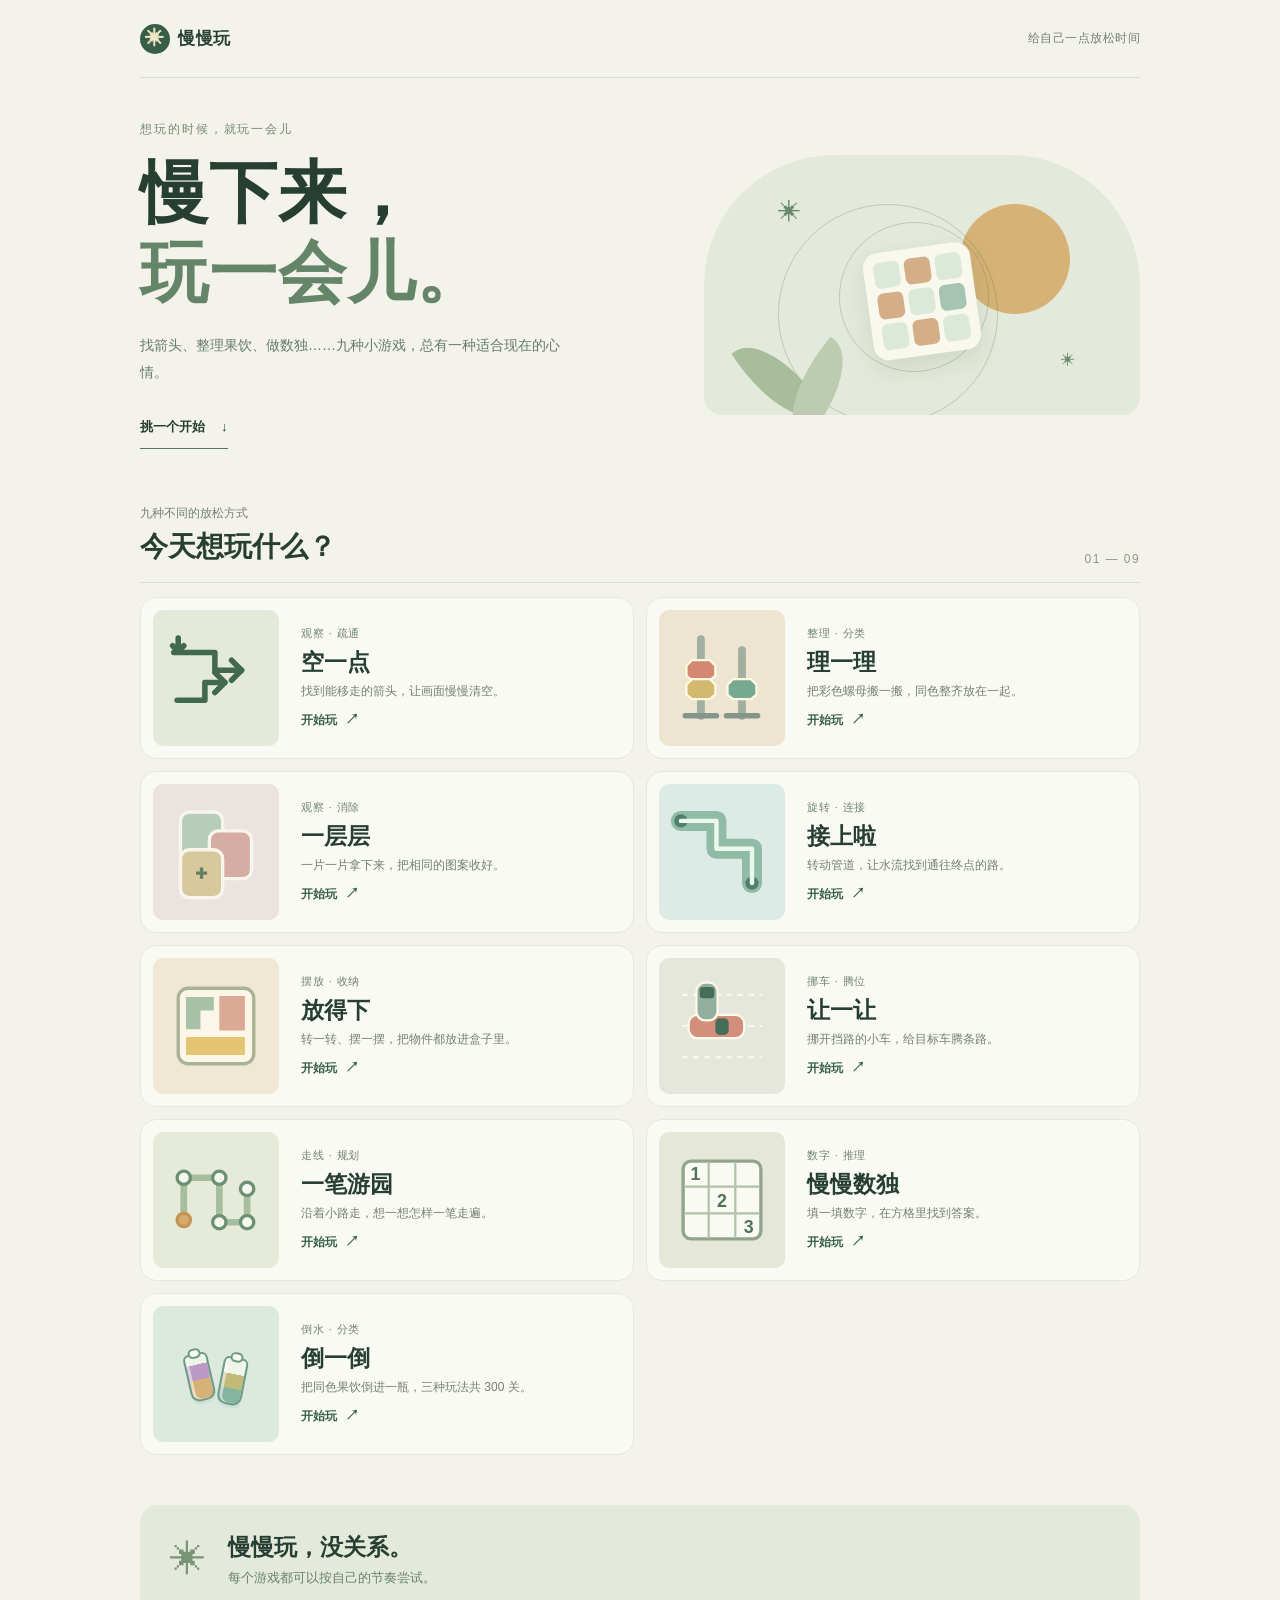
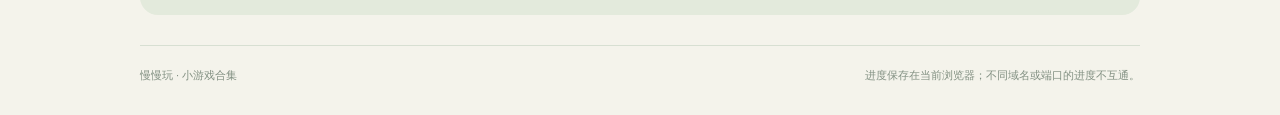
<file: index.html>
<!doctype html>
<html lang="zh-CN">
<head>
<meta charset="utf-8">
<meta name="viewport" content="width=device-width,initial-scale=1,viewport-fit=cover">
<meta name="theme-color" content="#f4f3eb">
<title>慢慢玩 · 九个小游戏</title>
<link rel="stylesheet" href="style.css?v=20261118-pour">
</head>
<body>
<div class="page">
<header class="masthead"><a class="wordmark" href="./" aria-label="慢慢玩首页"><span class="logo" aria-hidden="true">✳</span><span>慢慢玩</span></a><span class="masthead-note">给自己一点放松时间</span></header>
<main>
<section class="intro" aria-labelledby="intro-title">
 <div class="intro-copy"><p class="intro-note">想玩的时候，就玩一会儿</p><h1 id="intro-title">慢下来，<br><em>玩一会儿。</em></h1><p class="intro-description">找箭头、整理果饮、做数独……九种小游戏，总有一种适合现在的心情。</p><a class="intro-link" href="#games">挑一个开始 <span aria-hidden="true">↓</span></a></div>
 <div class="intro-art" aria-hidden="true"><span class="sun"></span><span class="orbit orbit-one"></span><span class="orbit orbit-two"></span><span class="leaf leaf-one"></span><span class="leaf leaf-two"></span><span class="spark spark-one">✳</span><span class="spark spark-two">✳</span><div class="tiny-board"><span></span><span></span><span></span><span></span><span></span><span></span><span></span><span></span><span></span></div></div>
</section>
<div class="section-heading" id="games"><div><p>九种不同的放松方式</p><h2>今天想玩什么？</h2></div><span class="section-number" aria-hidden="true">01 — 09</span></div>
<div class="games">
<a class="game game-arrow" href="play.html?game=clear" aria-label="玩空一点，找箭头、清空线路"><div class="game-art" aria-hidden="true"><svg viewBox="0 0 108 108"><path d="M16 31h37v16h24"/><path d="M68 38l9 9-9 9"/><path d="M19 74h25V58h18"/><path d="M53 49l9 9-9 9"/><path d="M20 18v12m0 0-5-5m5 5 5-5"/></svg></div><div class="game-copy"><span class="game-type">观察 · 疏通</span><h3>空一点</h3><p>找到能移走的箭头，让画面慢慢清空。</p><span class="go">开始玩 <span aria-hidden="true">↗</span></span></div></a>
<a class="game game-nut" href="play.html?game=nut" aria-label="玩理一理，整理彩色螺母"><div class="game-art" aria-hidden="true"><svg viewBox="0 0 108 108"><path class="rod" d="M35 19v69M72 29v59"/><path class="base" d="M21 88h28M58 88h28"/><path class="nut n1" d="M22 43l5-5h16l5 5v9l-5 4H27l-5-4z"/><path class="nut n2" d="M22 60l5-5h16l5 5v9l-5 4H27l-5-4z"/><path class="nut n3" d="M59 60l5-5h16l5 5v9l-5 4H64l-5-4z"/></svg></div><div class="game-copy"><span class="game-type">整理 · 分类</span><h3>理一理</h3><p>把彩色螺母搬一搬，同色整齐放在一起。</p><span class="go">开始玩 <span aria-hidden="true">↗</span></span></div></a>
<a class="game game-layer" href="play.html?game=layer&amp;v=20261117-hint" aria-label="玩一层层，消除叠片"><div class="game-art" aria-hidden="true"><svg viewBox="0 0 108 108"><rect x="22" y="18" width="38" height="43" rx="8"/><rect x="48" y="35" width="38" height="43" rx="8"/><rect x="22" y="52" width="38" height="43" rx="8"/><path d="M36 73h10M41 68v10"/></svg></div><div class="game-copy"><span class="game-type">观察 · 消除</span><h3>一层层</h3><p>一片一片拿下来，把相同的图案收好。</p><span class="go">开始玩 <span aria-hidden="true">↗</span></span></div></a>
<a class="game game-connect" href="play.html?game=connect" aria-label="玩接上啦，连接管道"><div class="game-art" aria-hidden="true"><svg viewBox="0 0 108 108"><path class="pipe" d="M17 26h32v25h32v31"/><circle cx="17" cy="26" r="6"/><circle cx="81" cy="82" r="6"/><path class="flow" d="M17 26h32v25h32v31"/></svg></div><div class="game-copy"><span class="game-type">旋转 · 连接</span><h3>接上啦</h3><p>转动管道，让水流找到通往终点的路。</p><span class="go">开始玩 <span aria-hidden="true">↗</span></span></div></a>
<a class="game game-fit" href="play.html?game=fit&amp;v=7" aria-label="玩放得下，收纳形状"><div class="game-art" aria-hidden="true"><svg viewBox="0 0 108 108"><rect class="box" x="20" y="20" width="68" height="68" rx="9"/><path class="shape-a" d="M27 28h25v12H40v17H27z"/><path class="shape-b" d="M57 27h23v31H57z"/><path class="shape-c" d="M27 64h53v16H27z"/></svg></div><div class="game-copy"><span class="game-type">摆放 · 收纳</span><h3>放得下</h3><p>转一转、摆一摆，把物件都放进盒子里。</p><span class="go">开始玩 <span aria-hidden="true">↗</span></span></div></a>
<a class="game game-car" href="play.html?game=traffic" aria-label="玩让一让，给小车让路"><div class="game-art" aria-hidden="true"><svg viewBox="0 0 108 108"><path class="lane" d="M18 26h72M18 54h72M18 82h72"/><rect class="body car-a" x="24" y="44" width="50" height="21" rx="8"/><rect class="window" x="48" y="47" width="12" height="15" rx="4"/><rect class="body car-b" x="31" y="15" width="19" height="34" rx="8"/><rect class="window" x="34" y="19" width="13" height="10" rx="3"/></svg></div><div class="game-copy"><span class="game-type">挪车 · 腾位</span><h3>让一让</h3><p>挪开挡路的小车，给目标车腾条路。</p><span class="go">开始玩 <span aria-hidden="true">↗</span></span></div></a>
<a class="game game-garden" href="play.html?game=garden&amp;v=2" aria-label="玩一笔游园，一笔走遍小路"><div class="game-art" aria-hidden="true"><svg viewBox="0 0 108 108"><path d="M25 72V34h32v40H82V44"/><circle cx="25" cy="72" r="6"/><circle cx="25" cy="34" r="6"/><circle cx="57" cy="34" r="6"/><circle cx="57" cy="74" r="6"/><circle cx="82" cy="74" r="6"/><circle cx="82" cy="44" r="6"/></svg></div><div class="game-copy"><span class="game-type">走线 · 规划</span><h3>一笔游园</h3><p>沿着小路走，想一想怎样一笔走遍。</p><span class="go">开始玩 <span aria-hidden="true">↗</span></span></div></a>
<a class="game game-sudoku" href="play.html?game=sudoku&amp;v=9" aria-label="玩慢慢数独，填数字解谜"><div class="game-art" aria-hidden="true"><svg viewBox="0 0 108 108"><rect x="19" y="19" width="70" height="70" rx="7"/><path d="M42 20v68M66 20v68M20 42h68M20 66h68"/><text x="30" y="36">1</text><text x="54" y="60">2</text><text x="78" y="84">3</text></svg></div><div class="game-copy"><span class="game-type">数字 · 推理</span><h3>慢慢数独</h3><p>填一填数字，在方格里找到答案。</p><span class="go">开始玩 <span aria-hidden="true">↗</span></span></div></a>
<a class="game game-pour" href="play.html?game=pour&amp;v=20261119-300" aria-label="玩倒一倒，倒水分类"><div class="game-art" aria-hidden="true"><div class="pour-art"><span class="pour-bottle pour-a"></span><span class="pour-bottle pour-b"></span></div></div><div class="game-copy"><span class="game-type">倒水 · 分类</span><h3>倒一倒</h3><p>把同色果饮倒进一瓶，三种玩法共 300 关。</p><span class="go">开始玩 <span aria-hidden="true">↗</span></span></div></a>
</div>
<section class="closing"><div class="closing-mark" aria-hidden="true">✳</div><div><h2>慢慢玩，没关系。</h2><p>每个游戏都可以按自己的节奏尝试。</p></div></section>
</main>
<footer><span>慢慢玩 · 小游戏合集</span><span>进度保存在当前浏览器；不同域名或端口的进度不互通。</span></footer>
</div></body></html>
</file>
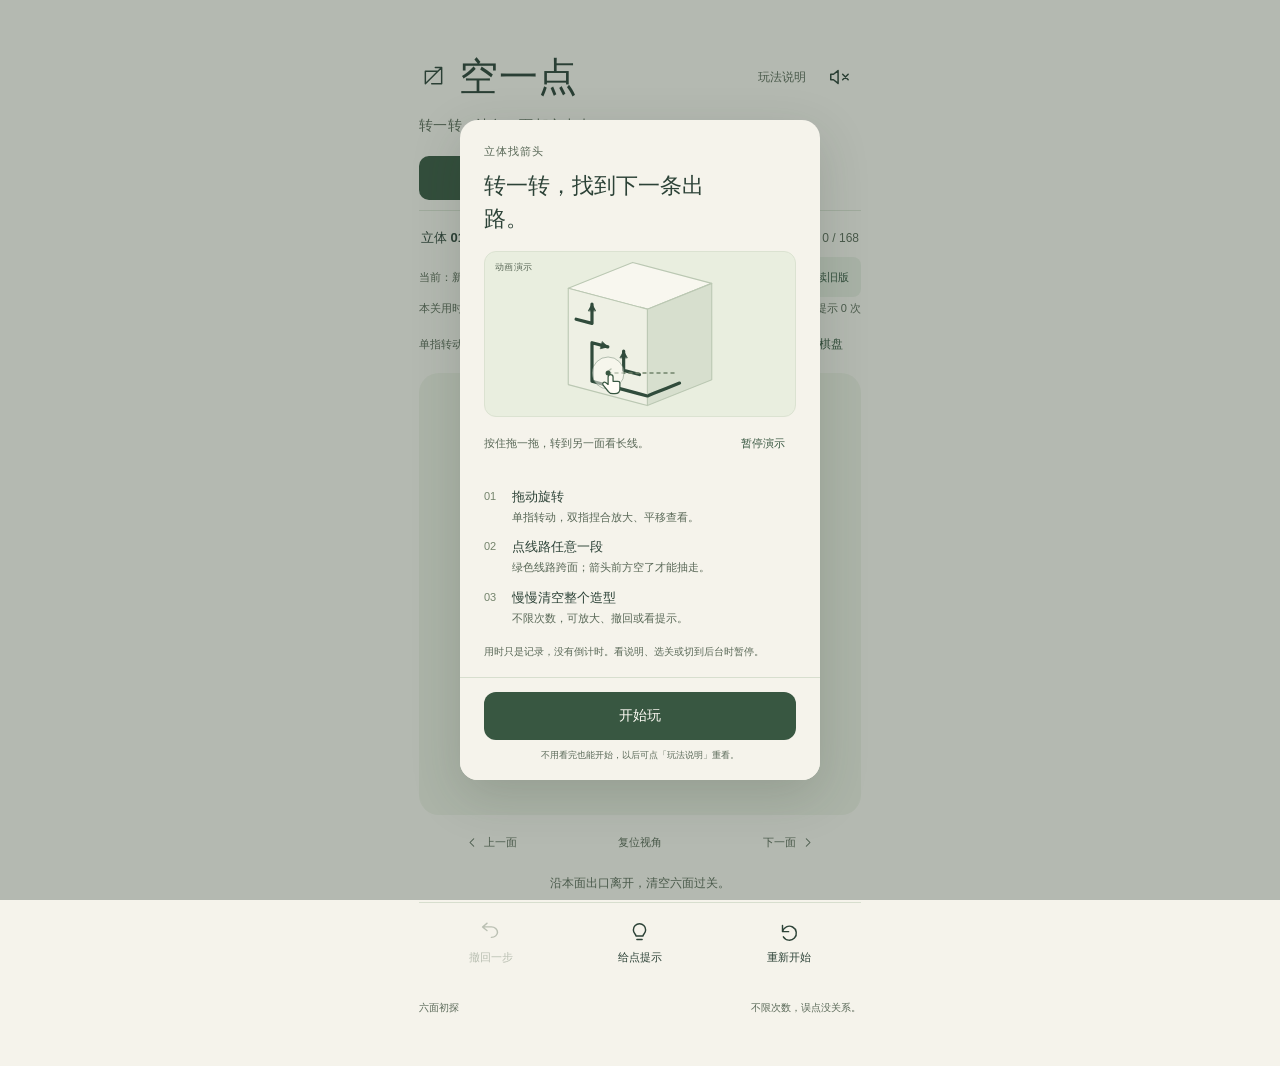
<file: games/clear-a-little/index.html>
<!doctype html>
<html lang="zh-CN">
<head>
  <meta charset="UTF-8">
  <meta name="viewport" content="width=device-width, initial-scale=1, viewport-fit=cover">
  <meta name="theme-color" content="#f5f3eb">
  <meta name="description" content="点一下，让拥挤慢慢散开。一款操作简单、反馈轻快的清空小游戏。">
  <title>空一点 · 清空小游戏</title>
  <link rel="icon" href="icon.svg" type="image/svg+xml">
  <link rel="stylesheet" href="style.css?v=23">
  <link rel="stylesheet" href="guide-demo.css?v=1">
  <link rel="stylesheet" href="cube-view.css?v=21">
  <link rel="stylesheet" href="round-view.css?v=19">
</head>
<body>
  <main class="game-shell">
    <header class="game-header">
      <div class="brand"><svg viewBox="0 0 32 32" aria-hidden="true"><path d="M7 23V9h14M14 23h11V12M7 23l18-18M18 5h7v7"/></svg><span>空一点</span></div>
      <div class="header-actions"><button class="help-button" id="help-open" aria-haspopup="dialog">玩法说明</button><button class="icon-button" id="sound" aria-label="开启声音" aria-pressed="false"><svg viewBox="0 0 24 24" aria-hidden="true"><path d="M11 5 6 9H3v6h3l5 4V5Z"/><path class="sound-off" d="m16 9 6 6m0-6-6 6"/><path class="sound-on" d="M16 8a6 6 0 0 1 0 8m3-11a10 10 0 0 1 0 14"/></svg></button></div>
    </header>
    <p class="intro" id="intro">找一条出路，慢慢清空。</p>
    <section class="play-area" aria-label="清空小游戏">
      <div class="play-modes" role="group" aria-label="选择玩法"><button id="mode-cube" aria-pressed="false">立体找箭头</button><button id="mode-search" aria-pressed="true">密线找箭头</button><button id="mode-classic" aria-pressed="false">原版 100 关</button></div>
      <p id="trial-note" class="trial-note" hidden>4个长方柱新关 · <a href="?mode=cube&v=columns1">返回原100关</a></p>
      <div class="level-meta"><button id="level-open" class="level-button" aria-haspopup="dialog"><span id="level-label">第 01 关</span><svg viewBox="0 0 16 16" aria-hidden="true"><path d="m4 6 4 4 4-4"/></svg></button><span id="count">正在加载…</span></div>
      <div id="face-variant" class="face-variant" hidden><span id="face-variant-label">第 1–3 关：新版线路</span><button id="face-variant-toggle" type="button">继续旧版</button></div>
      <div class="time-row"><span id="attempt-time" role="timer" aria-live="off">本关用时 0:00</span><span id="best-time" hidden></span><span id="hint-count">提示 0 次</span></div>
      <div class="board-controls"><span id="board-guide">点箭头任意一段。</span><button id="zoom" class="zoom-button" aria-pressed="false" aria-controls="board-viewport"><svg viewBox="0 0 24 24" aria-hidden="true"><circle cx="10" cy="10" r="6"/><path d="m14.5 14.5 5 5M7 10h6m-3-3v6"/></svg><span id="zoom-label">放大棋盘</span></button></div>
      <div class="board-wrap" id="board-wrap"><div class="board-viewport" id="board-viewport" aria-describedby="board-guide"><div class="board-surface" id="board-surface"><canvas id="board" aria-hidden="true"></canvas><div id="pieces" role="group" aria-label="点箭头任意一段，让它沿方向离开"></div></div></div><div id="cube-stage" hidden aria-label="可旋转的六面箭头立方体"></div><div id="finish" class="finish" hidden><svg viewBox="0 0 60 60" aria-hidden="true"><path d="m17 30 9 9 17-20"/></svg><h1 id="finish-title">空出来了。</h1><p id="finish-copy">留一点空，刚刚好。</p><div class="finish-record"><p id="finish-time"></p><p id="finish-best"></p><p id="finish-hints"></p></div><button id="next" class="primary-button">再来一关<svg viewBox="0 0 24 24" aria-hidden="true"><path d="M5 12h14m-6-6 6 6-6 6"/></svg></button></div></div>
      <div class="cube-controls" id="cube-controls" hidden><button id="cube-prev" aria-label="查看上一面"><svg viewBox="0 0 24 24" aria-hidden="true"><path d="m14 6-6 6 6 6"/></svg>上一面</button><button id="cube-reset">复位视角</button><button id="cube-next" aria-label="查看下一面">下一面<svg viewBox="0 0 24 24" aria-hidden="true"><path d="m10 6 6 6-6 6"/></svg></button></div>
      <div class="feedback-line"><span id="feedback" role="status" aria-live="polite">顺着箭头，把小块移出去。</span></div>
      <div class="tools"><button id="undo" disabled><svg viewBox="0 0 24 24" aria-hidden="true"><path d="m8 4-5 5 5 5M3 9h10a7 7 0 0 1 0 14" transform="translate(0 -2) scale(1 .85)"/></svg><span>撤回一步</span></button><button id="hint" aria-pressed="false"><svg viewBox="0 0 24 24" aria-hidden="true"><path d="M8 16c0-2-3-3-3-7a7 7 0 0 1 14 0c0 4-3 5-3 7M8 16h8M9 20h6"/></svg><span id="hint-label">给点提示</span></button><button id="restart"><svg viewBox="0 0 24 24" aria-hidden="true"><path d="M4 11a8 8 0 1 1 1 6M4 4v7h7"/></svg><span>重新开始</span></button></div>
      <p id="save-status" class="save-status" role="status" hidden></p>
    </section>
    <footer class="game-footer"><span id="level-name">轻轻开始</span><span id="pace-note">不限次数，误点没关系。</span></footer>
  </main>
  <dialog id="guide-dialog" class="guide-dialog" aria-labelledby="guide-title" aria-describedby="guide-note">
    <div class="guide-scroll" id="guide-scroll">
      <p class="guide-mode" id="guide-mode"></p>
      <h2 id="guide-title" tabindex="-1"></h2>
      <div id="guide-demo" aria-label="玩法动画示范"></div>
      <ol id="guide-steps"></ol>
      <p id="guide-note">用时只是记录，没有倒计时。看说明、选关或切到后台时暂停。</p>
    </div>
    <div class="guide-actions">
      <button id="guide-start" class="primary-button">开始玩</button>
      <p class="guide-return">不用看完也能开始，以后可点「玩法说明」重看。</p>
    </div>
  </dialog>
  <dialog id="level-dialog" aria-labelledby="level-dialog-title"><div class="dialog-top"><h2 id="level-dialog-title">选一关，慢慢玩。</h2><button id="level-close" class="icon-button" aria-label="关闭关卡选择"><svg viewBox="0 0 24 24" aria-hidden="true"><path d="m6 6 12 12M18 6 6 18"/></svg></button></div><div id="level-grid"></div><p>每一关都能直接开始，已计时的关卡显示最佳用时。</p><p id="record-note">进度和撤回自动保存在当前浏览器，换设备各自保存。</p></dialog>
  <script type="module" src="app.js?v=28"></script>
</html>
</file>
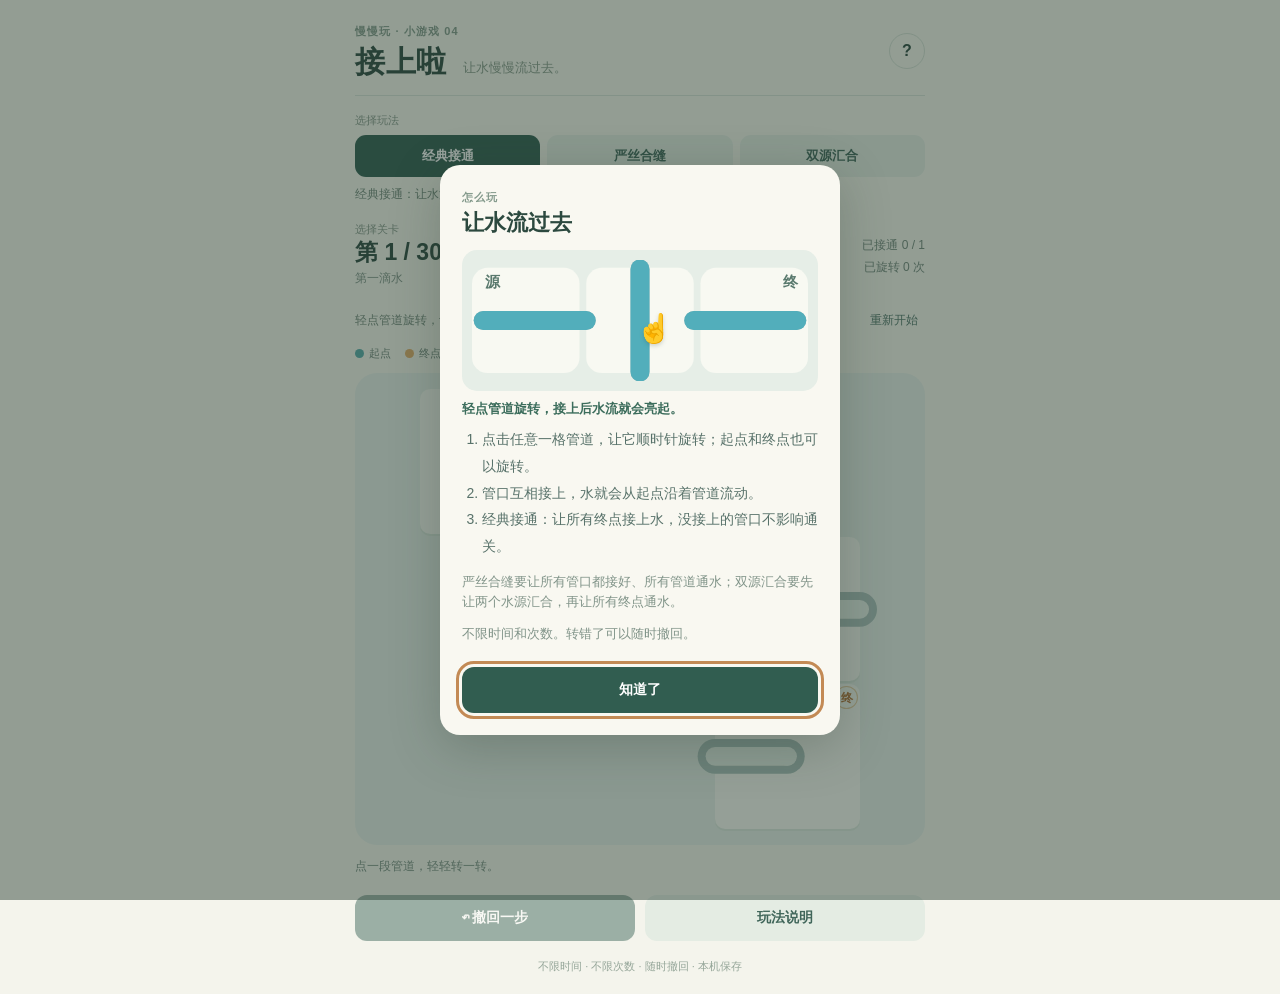
<file: games/connect-it/index.html>
<!doctype html>
<html lang="zh-CN">
<head><meta charset="utf-8"><meta name="viewport" content="width=device-width,initial-scale=1,viewport-fit=cover"><meta name="theme-color" content="#f4f4ec"><title>接上啦 · 管道连接</title><link rel="stylesheet" href="style.css?v=2"></head>
<body><main class="shell">
<header class="header"><div><p class="eyebrow">慢慢玩 · 小游戏 04</p><h1>接上啦 <span>让水慢慢流过去。</span></h1></div><button class="icon-button" id="help" aria-label="玩法说明">?</button></header>
<section class="modes" aria-label="选择玩法"><p class="level-label">选择玩法</p><div class="mode-buttons"><button data-mode="classic" aria-pressed="true">经典接通</button><button data-mode="sealed" aria-pressed="false">严丝合缝</button><button data-mode="duo" aria-pressed="false">双源汇合</button></div><p id="mode-copy" class="mode-copy"></p></section>
<section class="top"><div><label for="level-select" class="level-label">选择关卡</label><div class="select-wrap"><select id="level-select" aria-label="选择关卡"></select><span aria-hidden="true">⌄</span></div><p id="level-name" class="level-name"></p></div><div class="counts"><span id="target-count"></span><span id="move-count"></span></div></section>
<div class="intro-line"><span>轻点管道旋转，让水流到所有终点。</span><button class="text-button" id="reset">重新开始</button></div>
<div class="legend" aria-label="图例"><span><i class="legend-start"></i>起点</span><span><i class="legend-end"></i>终点</span><span><i class="legend-water"></i>水流已连接</span></div><p id="mode-status" class="mode-status" role="status" aria-live="polite" hidden></p>
<section class="board-wrap" aria-label="管道区域"><div id="board" class="board" aria-label="管道棋盘"></div></section>
<div id="status" class="status" role="status" aria-live="polite">点一段管道，轻轻转一转。</div><div id="complete" class="complete" hidden><span aria-hidden="true">✦</span><div><strong>接上啦！</strong><small id="complete-copy"></small></div><button id="next" class="next">下一关</button></div>
<div class="action-row"><button id="undo" class="primary">↶ 撤回一步</button><button id="guide" class="secondary">玩法说明</button></div><footer>不限时间 · 不限次数 · 随时撤回 · 本机保存</footer>
</main><dialog id="help-dialog" aria-labelledby="help-title"><div class="dialog-inner"><span class="eyebrow">怎么玩</span><h2 id="help-title">让水流过去</h2>
<div class="guide-animation" role="img" aria-label="示意：点击中间管道，它转向后水流连接到终点"><svg viewBox="0 0 300 108" aria-hidden="true"><rect x="0" y="7" width="96" height="94" rx="14"/><rect x="102" y="7" width="96" height="94" rx="14"/><rect x="204" y="7" width="96" height="94" rx="14"/><path class="demo-track" d="M10 54 H102 M198 54 H290"/><path class="demo-source" d="M10 54 H102"/><g class="demo-rotate"><path class="demo-track" d="M150 8 V100"/><path class="demo-flow" d="M150 8 V100"/></g><path class="demo-flow" d="M198 54 H290"/><text x="12" y="24" class="demo-label">源</text><text x="278" y="24" class="demo-label">终</text></svg><span class="demo-tap" aria-hidden="true">☝</span></div>
<p class="guide-hint">轻点管道旋转，接上后水流就会亮起。</p><ol><li>点击任意一格管道，让它顺时针旋转；起点和终点也可以旋转。</li><li>管口互相接上，水就会从起点沿着管道流动。</li><li>经典接通：让所有终点接上水，没接上的管口不影响通关。</li></ol><p>严丝合缝要让所有管口都接好、所有管道通水；双源汇合要先让两个水源汇合，再让所有终点通水。</p><p>不限时间和次数。转错了可以随时撤回。</p><button id="close-help" class="primary">知道了</button></div></dialog><script type="module" src="app.mjs?v=2"></script></body></html>
</file>
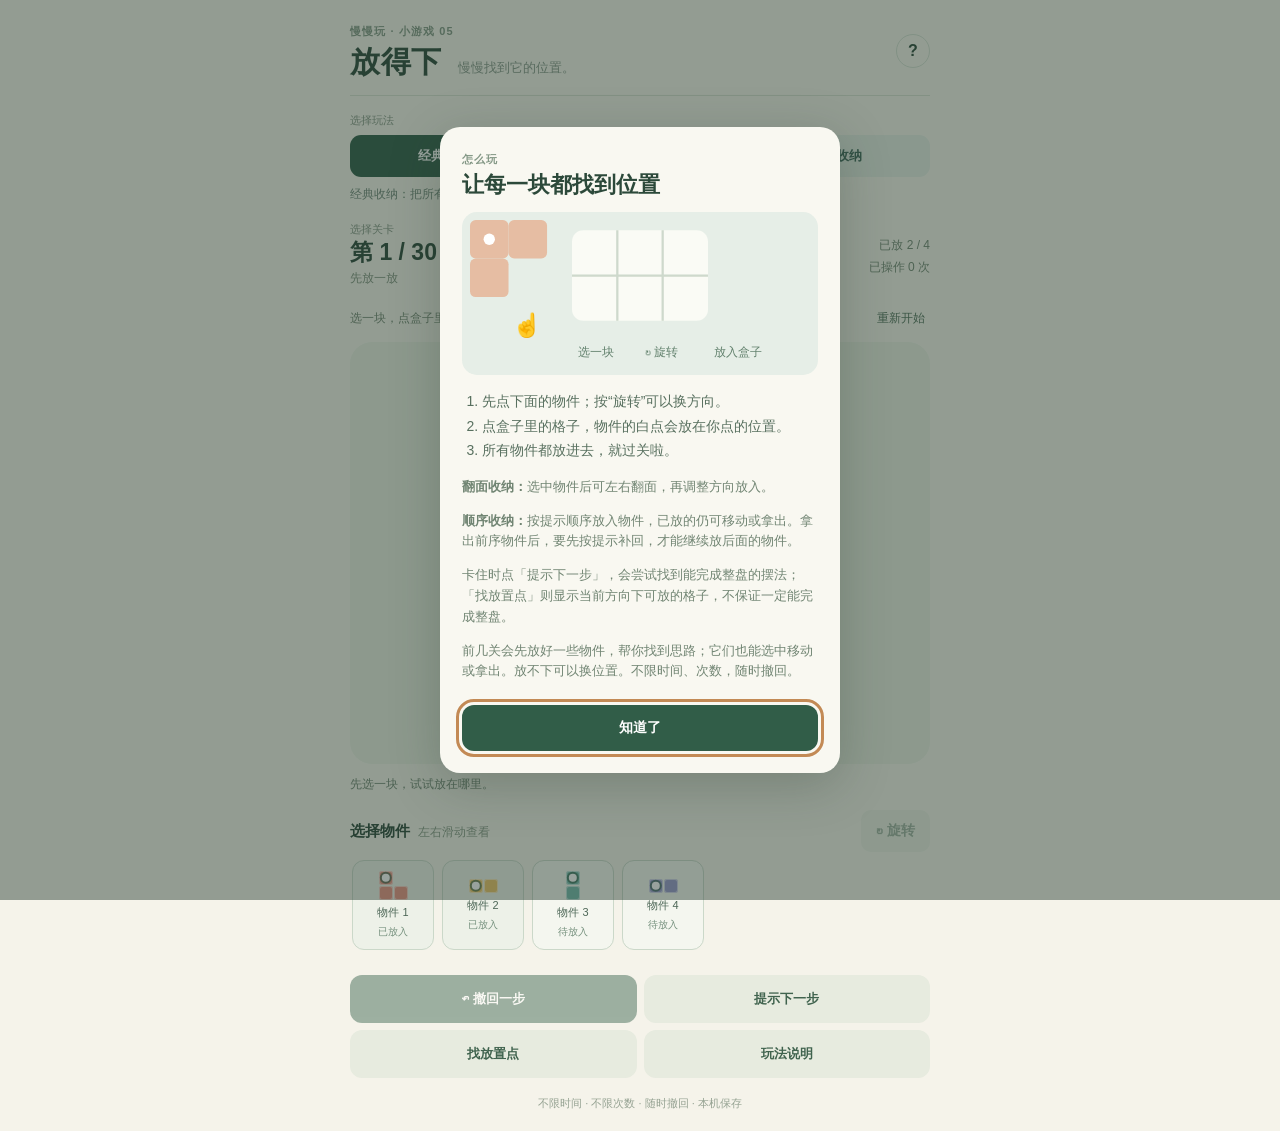
<file: games/fit-it/index.html>
<!doctype html>
<html lang="zh-CN"><head><meta charset="utf-8"><meta name="viewport" content="width=device-width,initial-scale=1,viewport-fit=cover"><meta name="theme-color" content="#f5f3ea"><title>放得下 · 形状收纳</title><link rel="stylesheet" href="style.css?v=20261112-hint"></head>
<body><main class="shell">
<header class="header"><div><p class="eyebrow">慢慢玩 · 小游戏 05</p><h1>放得下 <span>慢慢找到它的位置。</span></h1></div><button class="icon-button" id="help" aria-label="玩法说明">?</button></header>
<section class="modes" aria-label="选择玩法"><p class="level-label">选择玩法</p><div class="mode-buttons"><button type="button" data-mode="classic" aria-pressed="true">经典收纳</button><button type="button" data-mode="mirror" aria-pressed="false">翻面收纳</button><button type="button" data-mode="ordered" aria-pressed="false">顺序收纳</button></div><p id="mode-copy" class="mode-copy"></p></section>
<section class="top"><div><label for="level-select" class="level-label">选择关卡</label><div class="select-wrap"><select id="level-select" aria-label="选择关卡"></select><span aria-hidden="true">⌄</span></div><p id="level-name" class="level-name"></p></div><div class="counts"><span id="placed-count"></span><span id="move-count"></span></div></section>
<div class="intro-line"><span>选一块，点盒子里的位置放下。</span><button class="text-button" id="reset">重新开始</button></div>
<section class="board-wrap" aria-label="收纳盒"><div id="board" class="board" role="grid" aria-label="收纳盒格子"></div></section>
<p id="status" class="status" role="status" aria-live="polite">先选一块，试试放在哪里。</p>
<div id="complete" class="complete" hidden><span aria-hidden="true">✦</span><div><strong>都放下啦！</strong><small id="complete-copy"></small></div><button id="next" class="next">下一关</button></div>
<div class="pieces-header"><div><strong>选择物件</strong><span id="piece-hint">左右滑动查看</span></div><div class="piece-actions"><button id="remove" class="rotate" hidden>拿出</button><button id="flip" class="rotate" hidden>⇄ 翻面</button><button id="rotate" class="rotate">↻ 旋转</button></div></div>
<div id="pieces" class="pieces" aria-label="物件列表"></div>
<div class="action-row"><button id="undo" class="primary">↶ 撤回一步</button><button id="next-hint" class="secondary">提示下一步</button><button id="find-place" class="secondary">找放置点</button><button id="guide" class="secondary">玩法说明</button></div><footer>不限时间 · 不限次数 · 随时撤回 · 本机保存</footer>
</main>
<div id="modal-backdrop" hidden aria-hidden="true"></div>
<dialog id="help-dialog" role="dialog" aria-modal="true" aria-labelledby="help-title"><div class="dialog-inner"><span class="eyebrow">怎么玩</span><h2 id="help-title">让每一块都找到位置</h2>
<div class="guide-animation" role="img" aria-label="示意：选一块形状，旋转后放进盒子"><svg viewBox="0 0 300 130" aria-hidden="true"><rect class="demo-box" x="90" y="9" width="120" height="80" rx="10"/><path class="demo-grid" d="M130 9v80M170 9v80M90 49h120"/><g class="demo-piece"><rect x="0" y="0" width="34" height="34" rx="5"/><rect x="34" y="0" width="34" height="34" rx="5"/><rect x="0" y="34" width="34" height="34" rx="5"/><circle cx="17" cy="17" r="5" fill="#fff"/></g><text x="95" y="120">选一块</text><text x="154" y="120">↻ 旋转</text><text x="215" y="120">放入盒子</text></svg><span class="demo-tap" aria-hidden="true">☝</span></div>
<ol><li>先点下面的物件；按“旋转”可以换方向。</li><li>点盒子里的格子，物件的白点会放在你点的位置。</li><li>所有物件都放进去，就过关啦。</li></ol><p><strong>翻面收纳：</strong>选中物件后可左右翻面，再调整方向放入。</p><p><strong>顺序收纳：</strong>按提示顺序放入物件，已放的仍可移动或拿出。拿出前序物件后，要先按提示补回，才能继续放后面的物件。</p><p>卡住时点「提示下一步」，会尝试找到能完成整盘的摆法；「找放置点」则显示当前方向下可放的格子，不保证一定能完成整盘。</p><p>前几关会先放好一些物件，帮你找到思路；它们也能选中移动或拿出。放不下可以换位置。不限时间、次数，随时撤回。</p><button id="close-help" class="primary">知道了</button></div></dialog>
<script type="module" src="app.mjs?v=20261112-hint"></script></body></html>
</file>
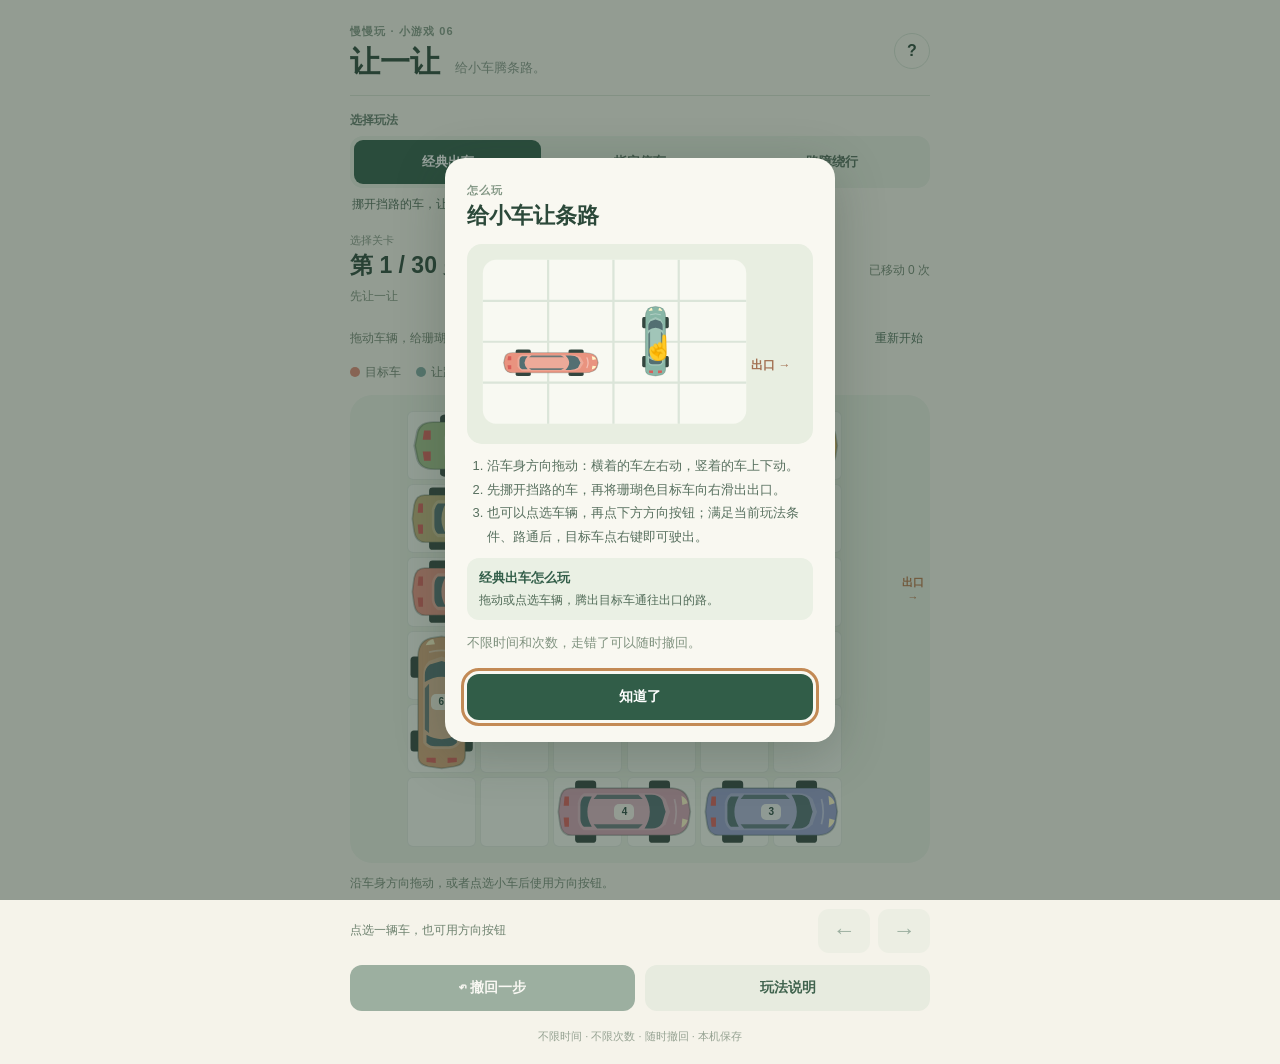
<file: games/let-it-pass/index.html>
<!doctype html>
<html lang="zh-CN"><head><meta charset="utf-8"><meta name="viewport" content="width=device-width,initial-scale=1,viewport-fit=cover"><meta name="theme-color" content="#f4f3ea"><title>让一让 · 小车疏通</title><link rel="stylesheet" href="style.css?v=9"></head>
<body><main class="shell">
<header class="header"><div><p class="eyebrow">慢慢玩 · 小游戏 06</p><h1>让一让 <span>给小车腾条路。</span></h1></div><button class="icon-button" id="help" aria-label="玩法说明">?</button></header>
<section class="mode-bar" aria-labelledby="mode-heading"><div id="mode-heading" class="mode-heading">选择玩法</div><div class="mode-options" role="group" aria-labelledby="mode-heading"><button type="button" data-mode="classic" aria-pressed="false">经典出车</button><button type="button" data-mode="parking" aria-pressed="false">指定停车</button><button type="button" data-mode="obstacle" aria-pressed="false">路障绕行</button></div><p id="mode-description" class="mode-description" aria-live="polite"></p></section>
<section class="top"><div><span class="level-label">选择关卡</span><button id="level-open" class="level-open" type="button" aria-haspopup="dialog" aria-controls="level-dialog"><span id="level-current"></span><span aria-hidden="true">⌄</span></button><p id="level-name" class="level-name"></p></div><div class="counts"><span id="move-count"></span></div></section>
<div class="intro-line"><span>拖动车辆，给珊瑚色小车让路。</span><button class="text-button" id="reset">重新开始</button></div>
<div class="legend"><span><i class="goal-dot"></i>目标车</span><span><i class="other-dot"></i>让路的车</span></div>
<section class="board-wrap" aria-label="停车场"><div id="board" class="board" aria-label="停车场棋盘"></div><span id="exit-label" class="exit-label" aria-label="出口">出口<br>→</span></section>
<p id="status" class="status" role="status" aria-live="polite">沿车身方向拖动，或者点选小车后使用方向按钮。</p>
<div id="complete" class="complete" hidden><span aria-hidden="true">✦</span><div><strong>让开啦！</strong><small id="complete-copy"></small></div><button id="next" class="next">下一关</button></div>
<section class="controls" aria-label="车辆方向操作"><span id="selected-label">点选一辆车，也可用方向按钮</span><div class="arrow-row"><button id="negative" aria-label="向左或向上移动" disabled>←</button><button id="positive" aria-label="向右或向下移动" disabled>→</button></div></section>
<div class="action-row"><button id="undo" class="primary">↶ 撤回一步</button><button id="guide" class="secondary">玩法说明</button></div><footer>不限时间 · 不限次数 · 随时撤回 · 本机保存</footer>
</main>
<div id="modal-backdrop" hidden aria-hidden="true"></div>
<dialog id="level-dialog" role="dialog" aria-modal="true" aria-labelledby="level-dialog-title" aria-describedby="level-intro"><div class="level-dialog-inner"><div class="level-dialog-header"><div><h2 id="level-dialog-title"></h2><p id="level-intro">全部关卡都可以直接选择</p></div><button id="close-levels" class="level-close" type="button" aria-label="关闭选关">×</button></div><div id="level-list" class="level-list" aria-label="关卡列表"></div><p class="level-key"><span aria-hidden="true">✓</span> 已通关</p></div></dialog>
<dialog id="help-dialog" role="dialog" aria-modal="true" aria-labelledby="help-title"><div class="dialog-inner"><span class="eyebrow">怎么玩</span><h2 id="help-title">给小车让条路</h2><div class="guide-animation" role="img" aria-label="示意：先把竖车向上挪开，再把目标小车向右滑出出口"><svg viewBox="0 0 300 168" aria-hidden="true"><rect class="demo-board" x="8" y="8" width="238" height="148" rx="12"/><path class="demo-lines" d="M8 45H246 M8 82H246 M8 119H246 M67 8V156 M126 8V156 M185 8V156"/><rect class="demo-car-blocker" x="151" y="48" width="26" height="67" rx="10"/><rect class="demo-car-goal" x="24" y="88" width="91" height="26" rx="10"/><text x="250" y="107">出口 →</text></svg><span class="demo-finger" aria-hidden="true">☝</span></div><ol><li>沿车身方向拖动：横着的车左右动，竖着的车上下动。</li><li>先挪开挡路的车，再将珊瑚色目标车向右滑出出口。</li><li>也可以点选车辆，再点下方方向按钮；满足当前玩法条件、路通后，目标车点右键即可驶出。</li></ol><div class="guide-mode"><strong id="guide-mode-title">本模式玩法</strong><p id="guide-mode-copy">挪开挡路的车，让目标车顺利驶出。</p></div><p>不限时间和次数，走错了可以随时撤回。</p><button id="close-help" class="primary">知道了</button></div></dialog>
<script type="module" src="app.mjs?v=9"></script></body></html>
</file>
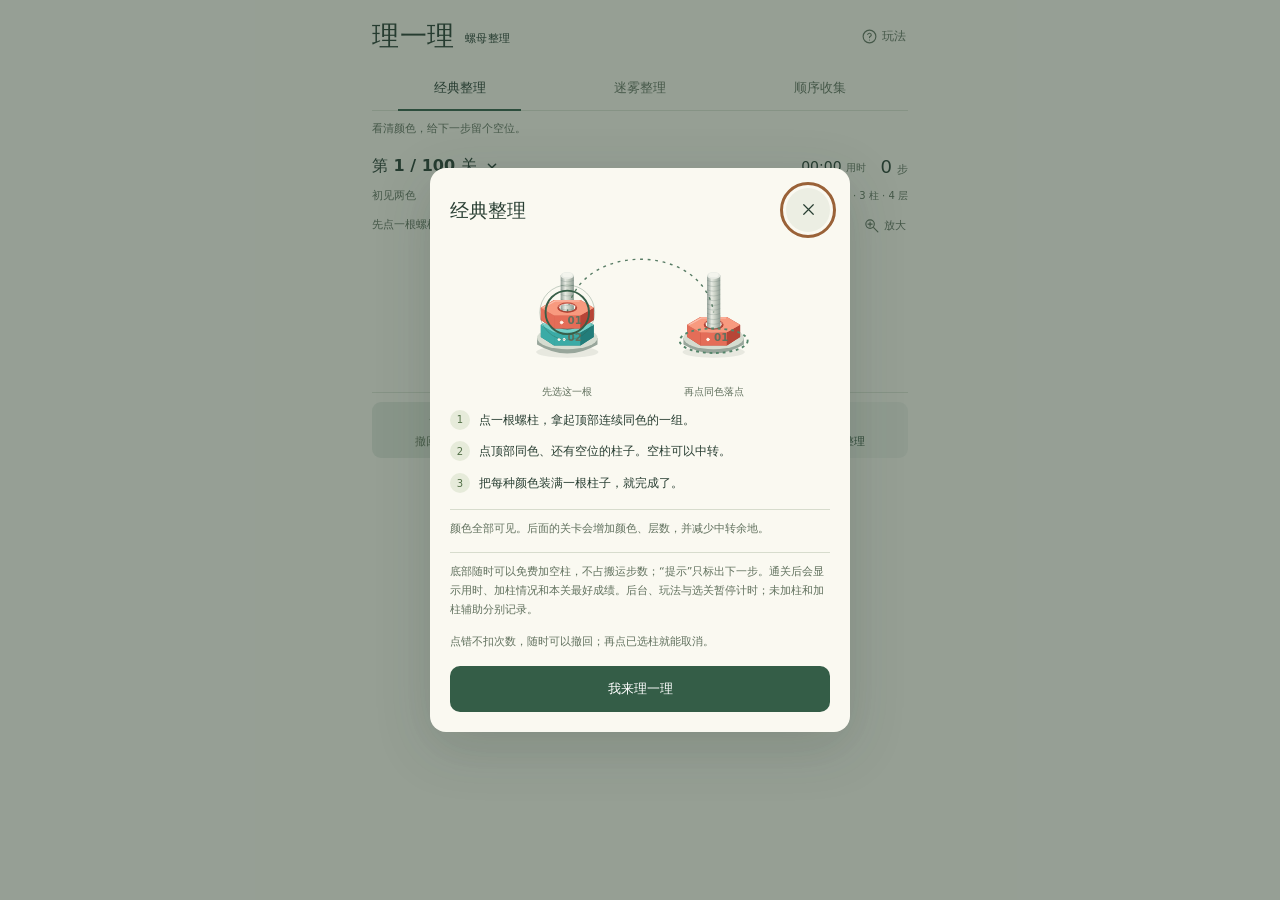
<file: games/nut-sort/index.html>
<!doctype html>
<html lang="zh-CN">
<head>
  <meta charset="utf-8">
  <meta name="viewport" content="width=device-width, initial-scale=1, viewport-fit=cover">
  <meta name="theme-color" content="#f4f2e8">
  <meta name="description" content="经典、迷雾、顺序收集，三种螺母整理玩法。不限次数，每一步都能撤回。">
  <title>理一理 · 螺母整理</title>
  <link rel="stylesheet" href="./style.css?v=6">
</head>
<body>
  <main class="workbench">
    <header class="page-header">
      <div><h1>理一理<span>螺母整理</span></h1></div>
      <button id="help-open" class="text-button help-button" type="button" aria-label="查看玩法说明"><svg viewBox="0 0 24 24" aria-hidden="true"><circle cx="12" cy="12" r="9"/><path d="M9.5 9a2.6 2.6 0 0 1 5 .8c0 1.8-2.5 2-2.5 3.7M12 17h.01"/></svg><span>玩法</span></button>
    </header>

    <nav class="mode-tabs" aria-label="选择玩法">
      <button type="button" data-mode="classic" aria-pressed="true">经典整理</button>
      <button type="button" data-mode="fog" aria-pressed="false">迷雾整理</button>
      <button type="button" data-mode="collect" aria-pressed="false">顺序收集</button>
    </nav>
    <p id="mode-hint" class="mode-hint"></p>
    <section class="game" aria-label="螺母整理棋盘">
      <div class="level-bar">
        <button id="level-open" class="level-selector" type="button" aria-haspopup="dialog"><span id="level-label">第 1 / 100 关</span><svg viewBox="0 0 20 20" aria-hidden="true"><path d="m6 8 4 4 4-4"/></svg></button>
        <div class="play-stats"><div class="time-count" aria-label="本次计时"><span id="elapsed">00:00</span><span>用时</span></div><div class="move-count"><span id="moves">0</span><span>步</span></div></div>
      </div>
      <div class="level-detail"><h2 id="level-name"></h2><span id="level-difficulty"></span></div>
      <section id="collection-panel" class="collection-panel" aria-label="按顺序收集颜色" hidden>
        <div class="collection-heading"><span id="collection-current"></span><span id="collection-progress"></span></div>
        <div id="collection-order" class="collection-order" role="list" aria-label="从左到右依次收集"></div>
      </section>
      <div class="board-toolbar"><div class="feedback-wrap"><p id="feedback" role="status" aria-live="polite">先点一根螺柱，再点同色或空柱。</p></div><button id="zoom" class="text-button zoom-button" type="button" aria-pressed="false" aria-label="切换放大棋盘"><svg viewBox="0 0 24 24" aria-hidden="true"><circle cx="10" cy="10" r="6"/><path d="m15 15 6 6M7 10h6m-3-3v6"/></svg><span id="zoom-label">放大</span></button></div>
      <section id="advice-panel" class="advice-panel" aria-label="局面检查与提示" hidden>
        <p id="advice-text" role="status" aria-live="polite"></p>
        <div class="advice-actions"><button id="recover" type="button" class="advice-action" hidden>撤回到可解处</button></div>
      </section>
      <div id="game-board" class="game-board" aria-label="螺柱"></div>
      <section id="success" class="success" aria-label="通关结算" hidden>
        <div class="settlement-heading"><div class="success-copy"><svg viewBox="0 0 24 24" aria-hidden="true"><path d="m5 12 4 4L19 6"/></svg><div><h3>这一关完成了。</h3><p id="success-message"></p></div></div><button id="next-level" class="next-button" type="button">下一关<svg viewBox="0 0 24 24" aria-hidden="true"><path d="M5 12h14m-5-5 5 5-5 5"/></svg></button></div>
        <dl class="result-grid"><div><dt id="result-time-label">本次用时</dt><dd id="result-time">—</dd></div><div><dt>搬运步数</dt><dd id="result-moves">—</dd></div><div class="result-assist"><dt>辅助空柱</dt><dd id="result-rods">—</dd></div></dl>
        <h4 class="best-heading">本关最好成绩</h4>
        <dl class="best-list"><div><dt>未加柱</dt><dd id="best-standard">暂无完整成绩</dd></div><div><dt>加柱辅助</dt><dd id="best-assisted">暂无完整成绩</dd></div></dl>
        <p id="result-note" class="result-note"></p>
      </section>
      <div class="rule-line"><span class="rule-dot" aria-hidden="true"></span>同色才能叠放 · 空柱可以中转</div>
    </section>

    <footer class="game-controls">
      <button id="undo" class="control-button undo-button" type="button" disabled><svg viewBox="0 0 24 24" aria-hidden="true"><path d="m9 5-6 5 6 5M3 10h11a6 6 0 0 1 0 12"/></svg><span>撤回一步</span></button>
      <button id="hint" class="control-button hint-button" type="button"><svg viewBox="0 0 24 24" aria-hidden="true"><path d="M8 15a7 7 0 1 1 8 0v3H8v-3Zm1 6h6M9 18h6"/></svg><span id="hint-label">提示</span></button>
      <button id="add-rod" class="control-button add-rod-button" type="button" aria-label="免费加一根空柱"><svg viewBox="0 0 24 24" aria-hidden="true"><path d="M7 5h6v14H7zM5 19h10M17 9h6m-3-3v6"/></svg><span>加空柱</span></button>
      <button id="restart" class="control-button restart-button" type="button"><svg viewBox="0 0 24 24" aria-hidden="true"><path d="M20 7v5h-5M19.6 11a8 8 0 1 0-1.3 6M20 12l-1-5"/></svg><span>重新整理</span></button>
    </footer>
    <p class="gentle-note">不限次数，不着急。进度会自动保存在这台设备。</p>
    <noscript><p class="load-error">请开启浏览器的 JavaScript，才能开始整理。</p></noscript>
  </main>

  <dialog id="level-dialog" aria-labelledby="level-dialog-title">
    <div class="dialog-heading"><h2 id="level-dialog-title">挑一关，慢慢来。</h2><button class="icon-button" type="button" data-close-dialog aria-label="关闭选关"><svg viewBox="0 0 24 24" aria-hidden="true"><path d="m6 6 12 12M18 6 6 18"/></svg></button></div>
    <p id="level-intro" class="dialog-intro">全部关卡都可以直接选。</p>
    <div id="level-list" class="level-list"></div>
    <p class="dialog-footnote">打勾表示已通过。切换玩法、刷新页面，也会保留进度和撤回记录。</p>
  </dialog>

  <dialog id="help-dialog" aria-labelledby="help-title">
    <div class="dialog-heading"><h2 id="help-title">把同色，理到一起。</h2><button class="icon-button" type="button" data-close-dialog aria-label="关闭玩法说明"><svg viewBox="0 0 24 24" aria-hidden="true"><path d="m6 6 12 12M18 6 6 18"/></svg></button></div>
    <div id="guide-animation" class="guide-animation" aria-hidden="true"></div>
    <ol class="help-steps"><li><span>1</span><p>点一根螺柱，拿起顶部连续同色的一组。</p></li><li><span>2</span><p>点<strong>顶部同色</strong>、还有空位的柱子。空柱可以中转。</p></li><li><span>3</span><p id="help-mode-rule">把每种颜色装满一根柱子，就完成了。</p></li></ol>
    <p id="help-mode-detail" class="help-mode-detail"></p>
    <p class="help-assist">底部随时可以免费加空柱，不占搬运步数；“提示”只标出下一步。通关后会显示用时、加柱情况和本关最好成绩。后台、玩法与选关暂停计时；未加柱和加柱辅助分别记录。</p>
    <p class="help-reassurance">点错不扣次数，随时可以撤回；再点已选柱就能取消。</p>
    <button id="help-start" class="primary-button" type="button">我来理一理</button>
  </dialog>
  <div id="animation-layer" class="animation-layer" aria-hidden="true"></div>
  <script type="module" src="./app.js?v=6"></script>
</body>
</html>
</file>
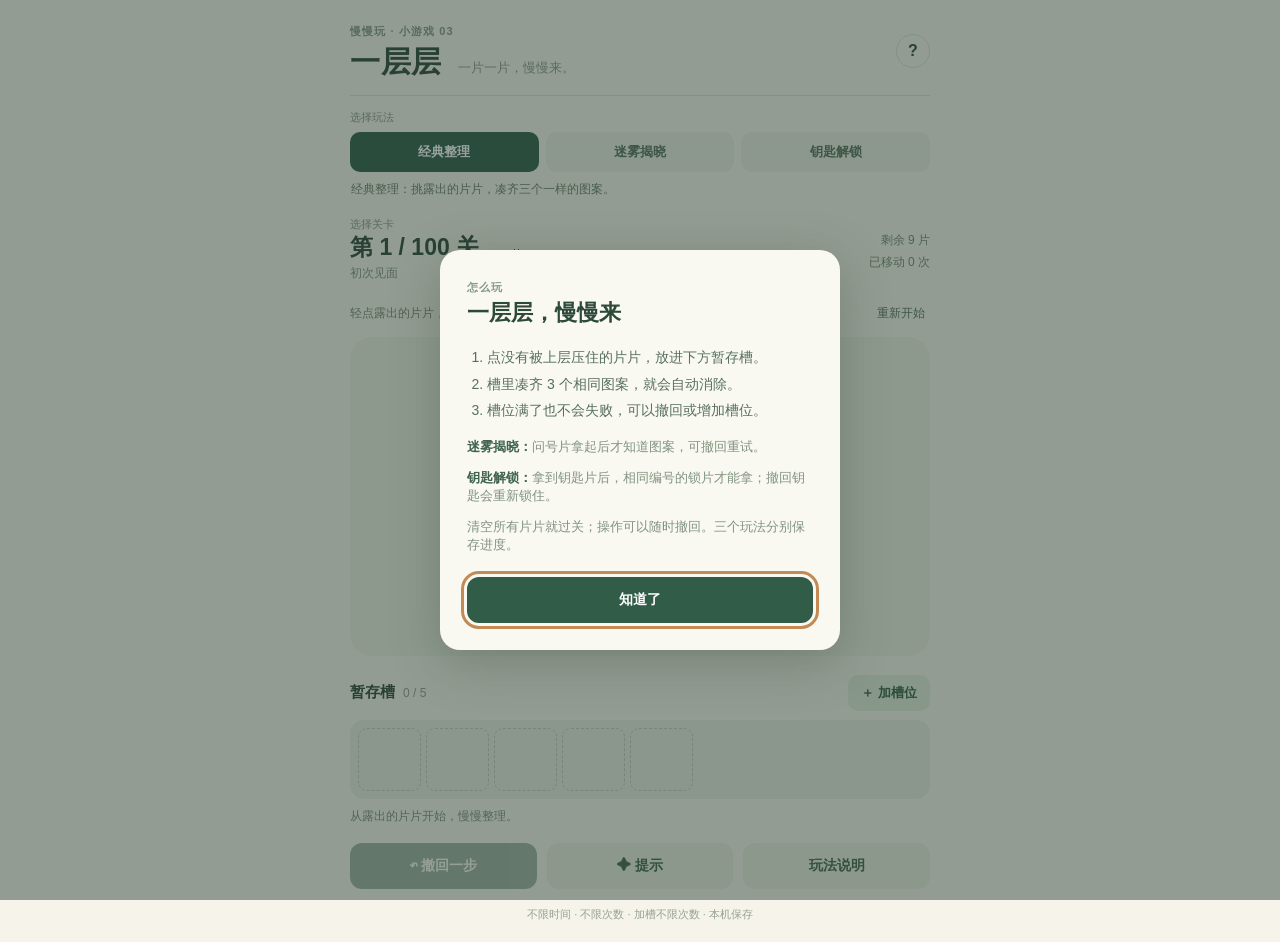
<file: games/one-layer/index.html>
<!doctype html>
<html lang="zh-CN"><head><meta charset="utf-8"><meta name="viewport" content="width=device-width,initial-scale=1,viewport-fit=cover"><meta name="theme-color" content="#f5f3ea"><title>一层层 · 叠片消除</title><link rel="stylesheet" href="style.css?v=20261117-hint"></head>
<body><main class="shell">
<header class="header"><div><p class="eyebrow">慢慢玩 · 小游戏 03</p><h1>一层层 <span>一片一片，慢慢来。</span></h1></div><button class="icon-button" id="help" aria-label="玩法说明">?</button></header>
<section class="mode-section" aria-label="选择玩法"><p class="mode-label">选择玩法</p><div class="mode-options" role="group" aria-label="选择玩法"><button type="button" data-mode="classic" aria-pressed="true">经典整理</button><button type="button" data-mode="mystery" aria-pressed="false">迷雾揭晓</button><button type="button" data-mode="keys" aria-pressed="false">钥匙解锁</button></div><p id="mode-copy" class="mode-copy"></p></section>
<section class="top"><div><label for="level-select" class="level-label">选择关卡</label><div class="select-wrap"><select id="level-select" aria-label="选择关卡"></select><span aria-hidden="true">⌄</span></div><p id="level-name" class="level-name"></p></div><div class="counts"><span id="left-count"></span><span id="move-count"></span></div></section>
<div class="intro-line"><span>轻点露出的片片，三个一样就消除。</span><button class="text-button" id="reset">重新开始</button></div>
<section class="board-wrap" aria-label="叠片区域"><div id="board" class="board"></div><div id="complete" class="complete" hidden><span class="complete-icon">✦</span><strong>这一层清空啦</strong><span id="complete-copy"></span><button id="next" class="primary">下一关</button></div></section>
<div class="tray-heading"><div><strong>暂存槽</strong><span id="tray-caption"></span></div><button id="add" class="add-button">＋ 加槽位</button></div><div id="tray" class="tray" aria-label="暂存槽"></div>
<p id="message" class="message" role="status" aria-live="polite">从露出的片片开始，慢慢整理。</p>
<div class="action-row"><button id="undo" class="primary">↶ 撤回一步</button><button id="hint" class="secondary">✦ 提示</button><button id="guide" class="secondary">玩法说明</button></div><p id="save-warning" class="message warning" role="status" hidden>当前浏览器无法读取或保存进度，可以继续玩；退出后进度可能丢失。</p><footer>不限时间 · 不限次数 · 加槽不限次数 · 本机保存</footer>
</main><div id="help-backdrop" hidden aria-hidden="true"></div><dialog id="help-dialog" role="dialog" aria-modal="true" aria-labelledby="help-title"><div class="dialog-inner"><span class="eyebrow">怎么玩</span><h2 id="help-title">一层层，慢慢来</h2><ol><li>点没有被上层压住的片片，放进下方暂存槽。</li><li>槽里凑齐 3 个相同图案，就会自动消除。</li><li>槽位满了也不会失败，可以撤回或增加槽位。</li></ol><p><strong>迷雾揭晓：</strong>问号片拿起后才知道图案，可撤回重试。</p><p><strong>钥匙解锁：</strong>拿到钥匙片后，相同编号的锁片才能拿；撤回钥匙会重新锁住。</p><p>清空所有片片就过关；操作可以随时撤回。三个玩法分别保存进度。</p><button id="close-help" class="primary">知道了</button></div></dialog><script type="module" src="app.mjs?v=20261117-hint"></script></body></html>
</file>
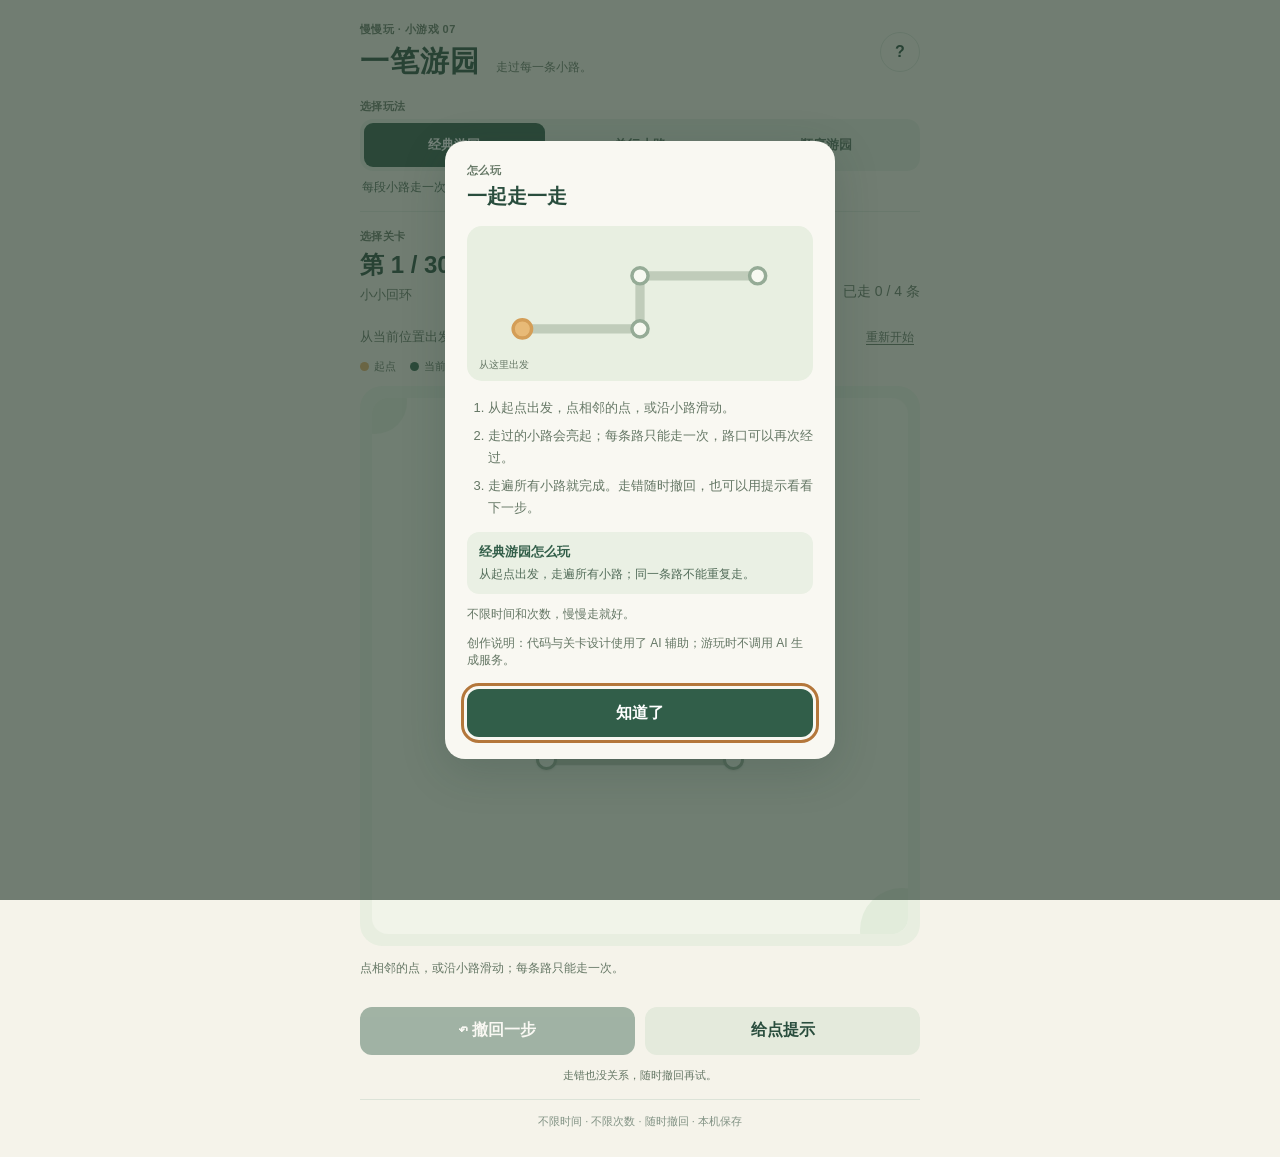
<file: games/one-stroke-garden/index.html>
<!doctype html>
<html lang="zh-CN"><head><meta charset="utf-8"><meta name="viewport" content="width=device-width,initial-scale=1,viewport-fit=cover"><meta name="theme-color" content="#f5f3ea"><title>一笔游园</title><link rel="stylesheet" href="style.css?v=20261105a"></head>
<body><main class="shell">
<header class="header"><div><p class="eyebrow">慢慢玩 · 小游戏 07</p><h1>一笔游园 <span>走过每一条小路。</span></h1></div><button id="help" class="icon" aria-label="玩法说明">?</button></header>
<section class="mode-bar" aria-labelledby="mode-heading"><div id="mode-heading" class="label">选择玩法</div><div class="mode-options" role="group" aria-labelledby="mode-heading"><button type="button" data-mode="classic" aria-pressed="true">经典游园</button><button type="button" data-mode="oneway" aria-pressed="false">单行小路</button><button type="button" data-mode="checkpoints" aria-pressed="false">顺序游园</button></div><p id="mode-description" class="mode-description" aria-live="polite"></p></section>
<section class="top"><div><p class="label">选择关卡</p><button class="level-open" id="level-open" aria-haspopup="dialog" aria-controls="level-dialog"><span id="level-current"></span><span aria-hidden="true">⌄</span></button><p class="level-name" id="level-name"></p></div><p id="count" class="count"></p></section>
<div class="intro-line"><span>从当前位置出发，走遍所有小路。</span><button id="reset" class="text-button">重新开始</button></div>
<div class="legend"><span><i class="legend-start"></i>起点</span><span><i class="legend-current"></i>当前位置</span><span><i class="legend-path"></i>已走过</span></div>
<section class="board-wrap" aria-label="花园小路"><div id="board" class="board"><svg id="routes" viewBox="0 0 400 400" aria-hidden="true"></svg><div id="nodes" class="nodes" aria-label="小路上的点"></div></div></section>
<p id="status" class="status" role="status" aria-live="polite">点相邻的点，或沿小路滑动；每条路只能走一次。</p>
<section id="complete" class="complete" hidden><span aria-hidden="true">✿</span><div><strong>小路走完啦</strong><small>花园又亮了一点</small></div><button id="next" class="next">下一关</button></section>
<div class="action-row"><button id="undo" class="primary" disabled>↶ 撤回一步</button><button id="hint" class="secondary">给点提示</button></div>
<p class="hint-copy">走错也没关系，随时撤回再试。</p><footer>不限时间 · 不限次数 · 随时撤回 · 本机保存</footer>
</main>
<dialog id="level-dialog" aria-labelledby="level-dialog-title"><div class="dialog-inner"><div class="dialog-head"><div><h2 id="level-dialog-title">选择关卡</h2><p>30 关都可以直接选择</p></div><button id="close-levels" class="close" aria-label="关闭选关">×</button></div><div id="level-list" class="level-list"></div><p class="key">✓ 当前局面已走完</p></div></dialog>
<dialog id="help-dialog" aria-labelledby="help-title"><div class="dialog-inner"><p class="eyebrow">怎么玩</p><h2 id="help-title">一起走一走</h2><div class="guide-art" role="img" aria-label="示意：从起点沿小路向右，再向上，走过的路线依次亮起"><svg viewBox="0 0 300 132" aria-hidden="true"><path class="demo-road" d="M48 88H150V42H252"/><path class="demo-walk" d="M48 88H150V42H252" pathLength="100"/><circle cx="48" cy="88" r="8" class="demo-start"/><circle cx="150" cy="88" r="7"/><circle cx="150" cy="42" r="7"/><circle cx="252" cy="42" r="7"/><circle class="demo-traveler" cx="48" cy="88" r="10"/></svg><span class="demo-label">从这里出发</span></div><ol><li>从起点出发，点相邻的点，或沿小路滑动。</li><li>走过的小路会亮起；每条路只能走一次，路口可以再次经过。</li><li>走遍所有小路就完成。走错随时撤回，也可以用提示看看下一步。</li></ol><div class="guide-mode"><strong id="guide-mode-title"></strong><p id="guide-mode-copy"></p></div><p class="guide-note">不限时间和次数，慢慢走就好。</p><p class="guide-note">创作说明：代码与关卡设计使用了 AI 辅助；游玩时不调用 AI 生成服务。</p><button id="close-help" class="primary guide-button">知道了</button></div></dialog>
<script type="module" src="app.mjs?v=20261110a"></script></body></html>
</file>
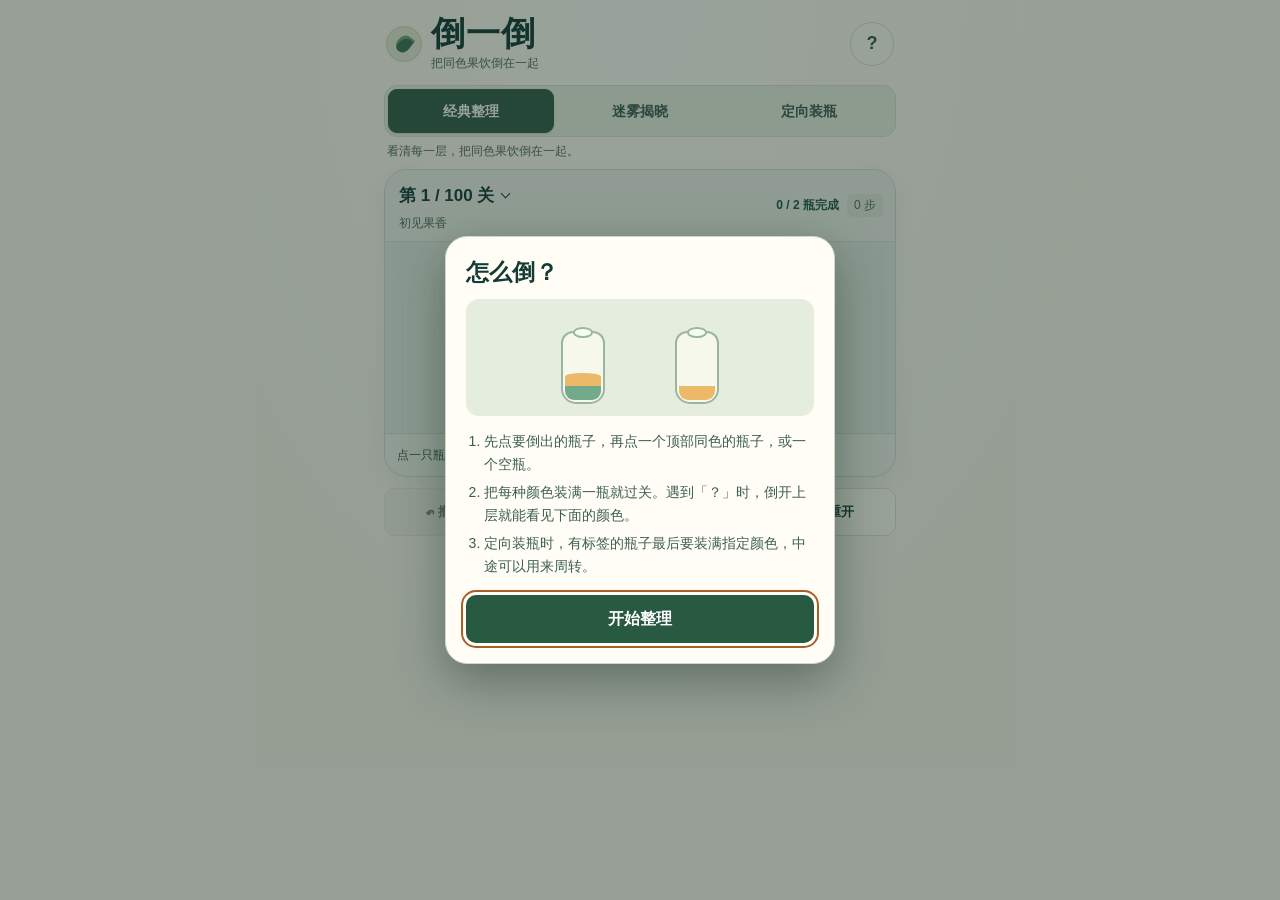
<file: games/pour-sort/index.html>
<!doctype html>
<html lang="zh-CN">
<head>
  <meta charset="utf-8">
  <meta name="viewport" content="width=device-width,initial-scale=1,viewport-fit=cover">
  <meta name="theme-color" content="#f8f4e9">
  <meta name="description" content="倒一倒：把同色果饮倒在一起，慢慢整理桌上的玻璃瓶。">
  <title>倒一倒 · 果饮整理</title>
  <link rel="stylesheet" href="style.css?v=20261119-300">
  <link rel="stylesheet" href="pour-motion.css?v=20261119-300">
  <script defer src="engine.js?v=20261119-300"></script>
  <script defer src="pour-motion.js?v=20261119-300"></script>
  <script defer src="app.js?v=20261119-300"></script>
</head>
<body>
  <main class="shell">
    <header class="topbar">
      <div class="brand">
        <span class="brand-mark" aria-hidden="true"></span>
        <div>
          <h1>倒一倒</h1>
          <p>把同色果饮倒在一起</p>
        </div>
      </div>
      <button type="button" class="round-control" id="help" aria-label="查看玩法" aria-haspopup="dialog">
        <span aria-hidden="true">?</span>
      </button>
    </header>

    <div class="mode-picker">
      <div class="mode-switch" role="group" aria-label="选择玩法" aria-describedby="mode-description">
        <button type="button" data-mode="classic" aria-pressed="true">经典整理</button>
        <button type="button" data-mode="mystery" aria-pressed="false">迷雾揭晓</button>
        <button type="button" data-mode="recipe" aria-pressed="false">定向装瓶</button>
      </div>
      <p id="mode-description">所有颜色一开始就能看见。</p>
    </div>

    <section class="workbench" aria-label="果饮整理">
      <div class="stage">
        <div class="level-heading">
          <button type="button" id="level-button" class="level-button" aria-haspopup="dialog" aria-label="选择关卡">
            <span id="level-label">第 1 关</span>
            <span class="chevron" aria-hidden="true"></span>
          </button>
          <p id="level-name">初见果香</p>
        </div>
        <div class="stage-stats" aria-label="本关进度">
          <span id="progress">0 瓶完成</span>
          <span id="moves">0 步</span>
        </div>
      </div>

      <div class="board-layout">
        <div id="board" class="board" role="group" aria-label="果饮瓶"></div>
      </div>

      <div class="status-line">
        <p id="notice" data-tone="normal" role="status">先点一个有果饮的瓶子。</p>
      </div>
    </section>

    <div class="controls" aria-label="游戏操作">
      <button type="button" class="tool-button" id="undo" disabled>
        <span class="tool-icon" aria-hidden="true">↶</span><span>撤回</span>
      </button>
      <button type="button" class="tool-button" id="hint">
        <span class="tool-icon" aria-hidden="true">✦</span><span>提示</span>
      </button>
      <button type="button" class="tool-button add-button" id="add">
        <span class="tool-icon" aria-hidden="true">＋</span><span>加空瓶</span>
      </button>
      <button type="button" class="tool-button" id="reset">
        <span class="tool-icon" aria-hidden="true">↻</span><span>重开</span>
      </button>
    </div>

    <p class="footnote">随时撤回 · 进度保存在本机</p>
  </main>

  <dialog class="sheet" id="help-dialog" aria-labelledby="help-title">
    <div class="sheet-content">
      <h2 id="help-title">怎么倒？</h2>
      <div class="demo" aria-hidden="true">
        <div class="demo-bottle demo-source"><i></i><i></i></div>
        <div class="demo-drop"></div>
        <div class="demo-bottle demo-target"><i></i><i></i></div>
      </div>
      <ol class="help-steps">
        <li>先点要倒出的瓶子，再点一个顶部同色的瓶子，或一个空瓶。</li>
        <li>把每种颜色装满一瓶就过关。遇到「？」时，倒开上层就能看见下面的颜色。</li>
        <li>定向装瓶时，有标签的瓶子最后要装满指定颜色，中途可以用来周转。</li>
      </ol>
      <button class="primary-button" type="button" id="close-help">开始整理</button>
    </div>
  </dialog>

  <dialog class="sheet" id="levels-dialog" aria-labelledby="levels-title">
    <div class="sheet-content">
      <div class="sheet-heading">
        <h2 id="levels-title">选择关卡</h2>
        <button class="round-control close-button" type="button" id="close-levels" aria-label="关闭选关">×</button>
      </div>
      <div id="level-groups" class="level-groups" role="group" aria-label="关卡分组"></div>
      <div id="level-list" class="level-list" role="group"></div>
    </div>
  </dialog>

  <dialog class="sheet" id="win-dialog" aria-labelledby="win-title">
    <div class="sheet-content win-content">
      <span class="win-mark" aria-hidden="true">✓</span>
      <h2 id="win-title">整理好了</h2>
      <p id="win-summary">所有果饮都装好了。</p>
      <button class="primary-button" type="button" id="next">下一关</button>
      <button class="plain-button" type="button" id="close-win">回到棋盘</button>
    </div>
  </dialog>
</body>
</html>
</file>
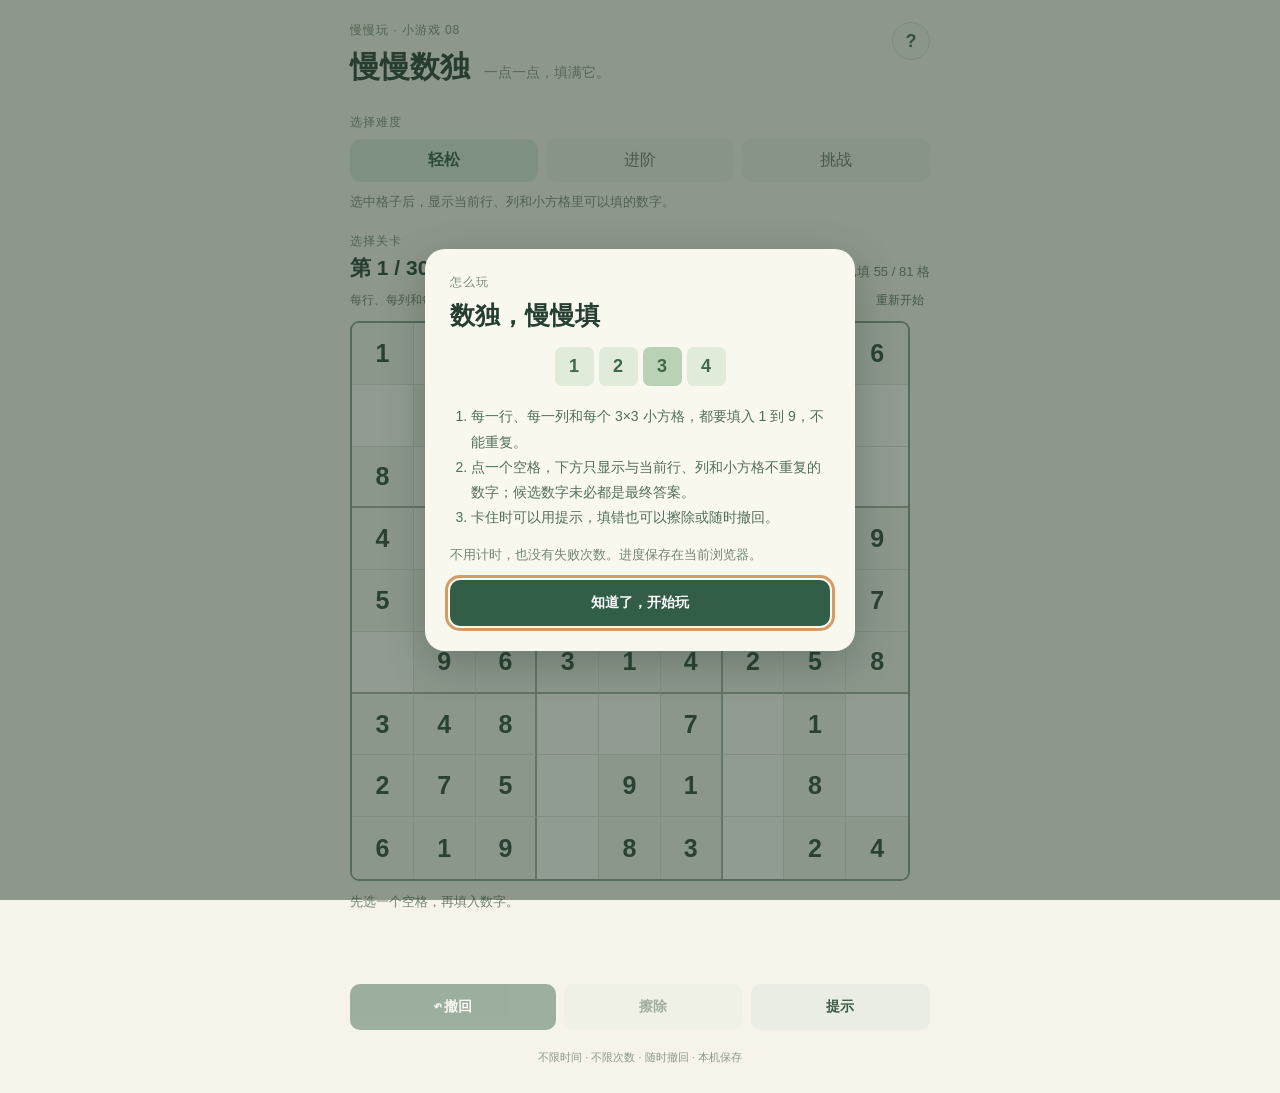
<file: games/sudoku/index.html>
<!doctype html><html lang="zh-CN"><head><meta charset="utf-8"><meta name="viewport" content="width=device-width,initial-scale=1,viewport-fit=cover"><meta name="theme-color" content="#f5f3ea"><title>慢慢数独</title><link rel="stylesheet" href="style.css?v=20261112-candidates"></head>
<body><main class="shell">
<header class="header"><div><p class="eyebrow">慢慢玩 · 小游戏 08</p><h1>慢慢数独 <span>一点一点，填满它。</span></h1></div><button type="button" class="help" id="help" aria-label="玩法说明">?</button></header>
<section class="choice"><p class="label">选择难度</p><div id="modes" class="modes" role="group" aria-label="选择难度"><button type="button" data-mode="easy">轻松</button><button type="button" data-mode="normal">进阶</button><button type="button" data-mode="hard">挑战</button></div><p class="caption">选中格子后，显示当前行、列和小方格里可以填的数字。</p></section>
<section class="stage"><div><label for="level" class="label">选择关卡</label><div class="select-wrap"><select id="level" aria-label="选择关卡"></select><span aria-hidden="true">⌄</span></div></div><div class="progress" id="progress"></div></section>
<div class="board-top"><span>每行、每列和每个小方格都要有 1—9。</span><button type="button" class="text-btn" id="reset">重新开始</button></div>
<div id="board" class="board" role="grid" aria-label="数独棋盘"></div>
<div id="complete" class="completion" hidden><strong>这一关填好了！</strong><button type="button" id="next" class="primary">下一关</button></div>
<p id="message" class="message" role="status" aria-live="polite">先选一个空格，再填入数字。</p>
<div id="numbers" class="numbers" role="group" aria-label="选择数字"></div>
<div class="actions"><button id="undo" class="primary">↶ 撤回</button><button id="erase" class="secondary">擦除</button><button id="hint" class="secondary">提示</button></div>
<p class="save-warning" id="save-warning" role="status" hidden>当前浏览器无法保存进度，退出后可能丢失。</p><footer>不限时间 · 不限次数 · 随时撤回 · 本机保存</footer>
</main>
<div id="overlay" class="overlay" hidden><section class="dialog" role="dialog" aria-modal="true" aria-labelledby="help-title"><p class="eyebrow">怎么玩</p><h2 id="help-title">数独，慢慢填</h2><div class="demo" aria-hidden="true"><span>1</span><span>2</span><span class="demo-empty">3</span><span>4</span></div><ol><li>每一行、每一列和每个 3×3 小方格，都要填入 1 到 9，不能重复。</li><li>点一个空格，下方只显示与当前行、列和小方格不重复的数字；候选数字未必都是最终答案。</li><li>卡住时可以用提示，填错也可以擦除或随时撤回。</li></ol><p>不用计时，也没有失败次数。进度保存在当前浏览器。</p><button class="primary" type="button" id="close-help">知道了，开始玩</button></section></div>
<script type="module" src="app.mjs?v=20261112-v3"></script></body></html>
</file>
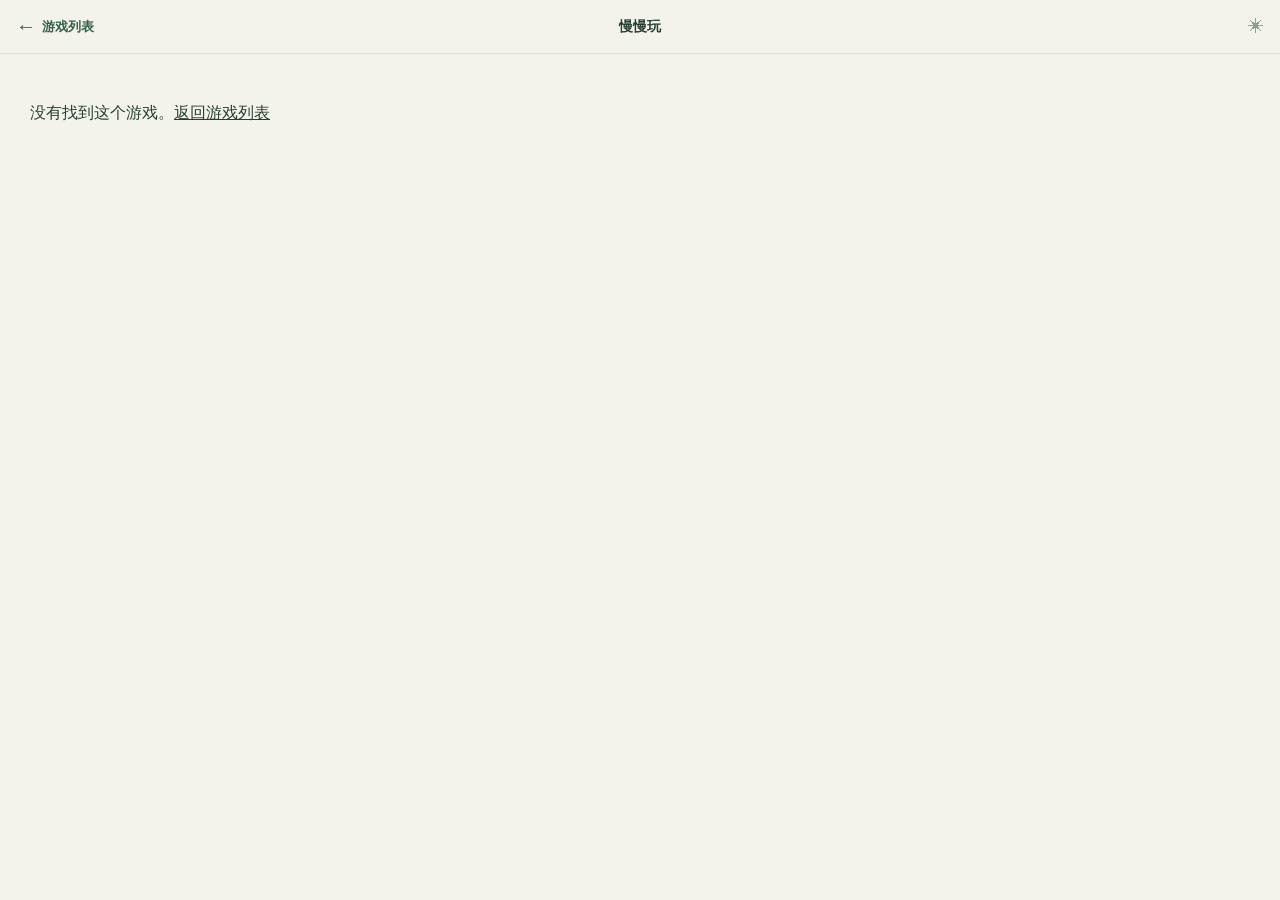
<file: play.html>
<!doctype html><html lang="zh-CN"><head><meta charset="utf-8"><meta name="viewport" content="width=device-width,initial-scale=1,viewport-fit=cover"><meta name="theme-color" content="#f4f3eb"><title>慢慢玩 · 开始游戏</title><link rel="stylesheet" href="style.css?v=2"></head><body class="play-page"><header class="play-head"><a class="back-link" href="./" aria-label="返回游戏列表"><span aria-hidden="true">←</span> <span>游戏列表</span></a><strong id="game-name">慢慢玩</strong><span class="head-end" aria-hidden="true">✳</span></header><main class="game-frame" id="game-frame"><iframe id="game" title="小游戏" allow="fullscreen"></iframe><p class="frame-error" id="frame-error" hidden>没有找到这个游戏。<a href="./">返回游戏列表</a></p></main><script src="player.js?v=20261119-300" defer></script></body></html>
</file>
<file: style.css>
:root{color-scheme:light;--ink:#263f32;--muted:#697a69;--paper:#f4f3eb;--dark:#325a45;--line:#d7dfd2;--serif:ui-serif,"Songti SC","STSong","Noto Serif CJK SC",serif;--sans:-apple-system,BlinkMacSystemFont,"PingFang SC","Microsoft YaHei",sans-serif}*{box-sizing:border-box}html{scroll-behavior:smooth}body{margin:0;background:var(--paper);font-family:var(--sans);color:var(--ink);-webkit-font-smoothing:antialiased}a{color:inherit;text-decoration:none}a:focus-visible{outline:3px solid #d48d4a;outline-offset:4px}.page{width:min(100% - 40px,1000px);margin:auto}.masthead{height:78px;display:flex;align-items:center;justify-content:space-between;border-bottom:1px solid var(--line)}.wordmark{display:flex;align-items:center;gap:8px;font-size:17px;font-weight:750;letter-spacing:.04em}.logo{display:grid;place-items:center;font-size:19px;color:#f2e7c5;background:#385e48;width:30px;height:30px;border-radius:50%}.masthead-note{font-size:12px;color:#718171;letter-spacing:.04em}.intro{display:grid;grid-template-columns:1.1fr .9fr;align-items:center;min-height:333px;padding:43px 0 46px;gap:30px}.intro-note{margin:0 0 15px;color:#728872;font-size:12px;letter-spacing:.16em}.intro h1{font-family:var(--serif);font-weight:600;font-size:clamp(42px,6vw,68px);line-height:1.18;letter-spacing:.015em;margin:0}.intro h1 em{font-style:normal;color:#658568}.intro-description{font-size:14px;line-height:1.9;color:#657b69;max-width:420px;margin:19px 0 20px}.intro-link{display:inline-flex;gap:16px;align-items:center;font-weight:700;font-size:13px;padding:12px 0;border-bottom:1px solid #53785e}.intro-art{height:260px;position:relative;overflow:hidden;background:#e4eadb;border-radius:130px 130px 18px 18px}.sun{position:absolute;width:110px;height:110px;border-radius:50%;background:#d6b276;right:16%;top:19%}.orbit{position:absolute;border:1px solid rgba(83,117,82,.28);border-radius:50%;width:220px;height:220px;left:17%;top:19%}.orbit-two{width:150px;height:150px;top:26%;left:31%}.leaf{position:absolute;background:#a8bd9b;width:45px;height:100px;border-radius:0 90% 0 90%;transform:rotate(-35deg)}.leaf-one{left:12%;bottom:-17px}.leaf-two{left:21%;bottom:-25px;transform:rotate(38deg);background:#bdcbb0}.spark{position:absolute;color:#678a6b;font-size:23px}.spark-one{left:17%;top:17%}.spark-two{right:15%;bottom:18%;font-size:14px}.tiny-board{position:absolute;left:50%;top:50%;transform:translate(-50%,-35%) rotate(-8deg);display:grid;grid-template-columns:repeat(3,26px);gap:5px;background:#f8f8ee;padding:10px;border-radius:15px;box-shadow:0 9px 25px #5b72542a}.tiny-board span{background:#dce9d9;border-radius:6px;width:26px;height:26px}.tiny-board span:nth-child(2),.tiny-board span:nth-child(4),.tiny-board span:nth-child(8){background:#d4ae87}.tiny-board span:nth-child(6){background:#a5c4b2}.section-heading{display:flex;align-items:end;justify-content:space-between;padding:10px 0 16px;border-bottom:1px solid var(--line);scroll-margin-top:20px}.section-heading p{margin:0 0 6px;font-size:12px;color:#718271}.section-heading h2{font-family:var(--serif);font-size:28px;margin:0;font-weight:600}.section-number{font-size:12px;color:#8b9985;letter-spacing:.12em}.games{display:grid;grid-template-columns:repeat(2,minmax(0,1fr));gap:12px;padding-top:14px}.game{position:relative;display:grid;grid-template-columns:126px minmax(0,1fr);min-height:161px;padding:12px;gap:18px;background:#fafaf5;border:1px solid #e4e9dd;border-radius:16px;transition:transform .2s ease,box-shadow .2s ease}.game:hover{transform:translateY(-2px);box-shadow:0 9px 25px #55704b12}.game-art{border-radius:10px;min-height:136px;display:grid;place-items:center;overflow:hidden;background:var(--tile)}.game-art svg{width:100%;max-width:120px;height:auto;overflow:visible}.game-copy{display:flex;align-items:flex-start;flex-direction:column;justify-content:center;min-width:0;padding:2px 4px}.game-type{font-size:11px;color:#708375;letter-spacing:.08em}.game h3{margin:8px 0 5px;font-family:var(--serif);font-size:23px;line-height:1.2;font-weight:600}.game p{color:#718073;margin:0;line-height:1.6;font-size:12px}.go{font-size:12px;font-weight:750;color:#365f49;margin-top:10px}.go span{font-size:14px;margin-left:5px}.game-arrow{--tile:#e3ead9}.game-arrow svg path{stroke:#42694e;stroke-width:5;fill:none;stroke-linejoin:round;stroke-linecap:round}.game-nut{--tile:#ede5d2}.game-nut svg .rod{stroke:#a1afa0;stroke-width:7;stroke-linecap:round}.game-nut svg .base{stroke:#849589;stroke-width:5;stroke-linecap:round}.game-nut svg .nut{stroke:#fff9df;stroke-width:2}.game-nut svg .n1{fill:#d48771}.game-nut svg .n2{fill:#d3b96f}.game-nut svg .n3{fill:#76a992}.game-layer{--tile:#eae3df}.game-layer svg rect{fill:#b6cdbc;stroke:#f8f5ec;stroke-width:3}.game-layer svg rect:nth-child(2){fill:#d6ada3}.game-layer svg rect:nth-child(3){fill:#d8c99d}.game-layer svg path{fill:none;stroke:#657f65;stroke-width:3}.game-connect{--tile:#dcebe5}.game-connect svg .pipe{stroke:#90bba7;stroke-width:18;fill:none;stroke-linejoin:round;stroke-linecap:round}.game-connect svg .flow{stroke:#eaf8ee;stroke-width:4;fill:none;stroke-linejoin:round;stroke-linecap:round}.game-connect svg circle{fill:#4e806d}.game-fit{--tile:#f0e7d5}.game-fit svg .box{fill:#fbf6e8;stroke:#a8b395;stroke-width:3}.game-fit svg .shape-a{fill:#a8c2a5}.game-fit svg .shape-b{fill:#dba994}.game-fit svg .shape-c{fill:#e3c574}.game-car{--tile:#e6e7dc}.game-car svg .lane{stroke:#f7f7ef;stroke-width:2;stroke-dasharray:5 5}.game-car svg .body{stroke:#fff8e8;stroke-width:2}.game-car svg .car-a{fill:#d38f7b}.game-car svg .car-b{fill:#91ae9e}.game-car svg .window{fill:#456d59}.game-garden{--tile:#e6ead8}.game-garden svg path{fill:none;stroke:#a6be9d;stroke-width:6;stroke-linecap:round;stroke-linejoin:round}.game-garden svg circle{fill:#f5f8ed;stroke:#6c9073;stroke-width:3}.game-garden svg circle:first-of-type{fill:#d6ac6d;stroke:#c59557}.closing{margin:50px 0 30px;padding:27px 30px;background:#e3eadc;border-radius:18px;display:flex;align-items:center;gap:22px}.closing-mark{font-size:36px;color:#789575;line-height:1}.closing h2{font-family:var(--serif);font-size:23px;margin:0 0 5px;font-weight:600}.closing p{color:#69816c;font-size:13px;margin:0;line-height:1.6}footer{padding:21px 0 30px;border-top:1px solid var(--line);display:flex;gap:12px;justify-content:space-between;color:#829082;font-size:11px;line-height:1.6}.play-page{height:100vh;height:100dvh;overflow:hidden;display:flex;flex-direction:column}.play-head{height:54px;min-height:54px;padding:0 max(16px,env(safe-area-inset-right)) 0 max(16px,env(safe-area-inset-left));display:grid;grid-template-columns:1fr auto 1fr;align-items:center;background:#f4f3eb;border-bottom:1px solid #dbe3d7}.back-link{justify-self:start;min-height:44px;display:inline-flex;align-items:center;gap:6px;color:#365e49;font-size:13px;font-weight:700}.back-link span:first-child{font-size:20px}.play-head strong{font-size:14px}.head-end{justify-self:end;color:#88a18b;font-size:16px}.game-frame{flex:1;min-height:0;position:relative;background:var(--paper)}.game-frame iframe{border:0;display:block;width:100%;height:100%;background:var(--paper)}.game-frame iframe[hidden]{display:none}.frame-error{padding:30px;line-height:1.6}.frame-error a{text-decoration:underline}@media(max-width:650px){.page{width:min(100% - 34px,480px)}.masthead{height:64px}.masthead-note{font-size:11px}.intro{min-height:0;grid-template-columns:1fr .65fr;gap:10px;padding:34px 0 40px}.intro h1{font-size:39px}.intro-note{font-size:10px;letter-spacing:.08em;margin-bottom:12px}.intro-description{font-size:12px;line-height:1.8;margin:14px 0}.intro-link{font-size:12px;padding:7px 0;gap:10px}.intro-art{height:190px;border-radius:90px 90px 14px 14px}.sun{width:64px;height:64px;right:8%;top:20%}.orbit{width:150px;height:150px;left:4%;top:19%}.orbit-two{width:100px;height:100px;left:20%;top:30%}.tiny-board{grid-template-columns:repeat(3,16px);gap:3px;padding:7px;border-radius:10px}.tiny-board span{width:16px;height:16px;border-radius:4px}.leaf{width:25px;height:60px}.spark-one{left:13%;top:15%;font-size:18px}.section-heading h2{font-size:25px}.section-number{font-size:10px}.games{grid-template-columns:1fr;gap:10px}.game{grid-template-columns:104px minmax(0,1fr);min-height:131px;gap:14px;padding:10px}.game-art{min-height:110px}.game-art svg{max-width:100px}.game h3{font-size:21px}.game p{font-size:12px}.game-type{font-size:10px}.go{margin-top:7px}.closing{padding:23px 20px;margin-top:36px}.closing h2{font-size:21px}footer{flex-direction:column;gap:3px}}@media(max-width:350px){.intro{grid-template-columns:1fr .55fr}.intro h1{font-size:34px}.intro-art{height:155px}.game{grid-template-columns:86px minmax(0,1fr);gap:12px}.game-art{min-height:108px}.masthead-note{display:none}}@media(prefers-reduced-motion:reduce){html{scroll-behavior:auto}.game{transition:none}}
.game-sudoku{--tile:#e5e8d9}.game-sudoku svg rect{fill:#f9faf1;stroke:#91a58c;stroke-width:3}.game-sudoku svg path{fill:none;stroke:#b2c1a9;stroke-width:2}.game-sudoku svg text{fill:#52725b;font:600 16px -apple-system,BlinkMacSystemFont,sans-serif;text-anchor:middle}
.game-pour{--tile:#dce9df}
.pour-art{display:flex;align-items:center;gap:8px;padding-top:6px;justify-content:center}
.pour-bottle{position:relative;display:block;width:25px;height:48px;border:2px solid #6e9a86;border-radius:6px 6px 9px 9px;background:#eff5e9;box-shadow:inset 3px 0 #fff8,0 3px 0 #76a19324}
.pour-bottle::before{content:"";position:absolute;inset:-7px 4px auto;height:6px;border:2px solid #6e9a86;border-radius:5px;background:#f5f9ee}
.pour-a{transform:rotate(-13deg);background:linear-gradient(to bottom,#eff5e9 21%,#bc9ac7 21% 56%,#d7b278 56%)}
.pour-b{transform:translateY(4px) rotate(11deg);background:linear-gradient(to bottom,#eff5e9 34%,#c1bb77 34% 67%,#85b5a0 67%)}
</file>
<file: games/clear-a-little/style.css>
:root{color-scheme:light;--paper:#f5f3eb;--ink:#2c4237;--quiet:#596857;--board:#e8ecdf;--accent:#385741;--line:#d7dece;--font:-apple-system,BlinkMacSystemFont,"PingFang SC","Microsoft Yahei",sans-serif;font-family:var(--font);color:var(--ink);background:var(--paper);font-synthesis:none}
*{box-sizing:border-box}body{margin:0;min-height:100dvh}button{font:inherit;color:inherit;cursor:pointer;-webkit-tap-highlight-color:transparent;touch-action:manipulation}button:focus-visible{outline:3px solid #a76a38;outline-offset:4px}button:disabled{cursor:default;color:#8a9685;opacity:.55}::selection{color:var(--paper);background:var(--accent)}svg{fill:none;stroke:currentColor;stroke-width:1.65;stroke-linecap:round;stroke-linejoin:round}.game-shell{max-width:458px;margin:0 auto;padding:max(28px,env(safe-area-inset-top)) 24px max(24px,env(safe-area-inset-bottom));min-height:100dvh;display:flex;flex-direction:column;justify-content:center}.game-header{display:flex;align-items:center;justify-content:space-between;gap:20px}.brand{display:flex;align-items:center;gap:11px;font-size:34px;font-weight:650;letter-spacing:.015em}.brand svg{width:29px;height:29px;stroke-width:1.6}.icon-button{border:0;background:transparent;width:44px;height:44px;display:grid;place-items:center;border-radius:50%}.icon-button svg{width:22px;height:22px}.icon-button:hover{background:#e7eadf}.icon-button:active{transform:scale(.95)}.sound-on{display:none}#sound[aria-pressed=true] .sound-on{display:block}#sound[aria-pressed=true] .sound-off{display:none}.intro{margin:10px 0 34px;color:var(--quiet);font-size:14px;line-height:1.6;letter-spacing:.025em}.level-meta{display:flex;align-items:center;justify-content:space-between;margin:0 2px 13px;font-size:12px;font-variant-numeric:tabular-nums}.level-button{display:flex;align-items:center;gap:7px;padding:6px 0;border:0;background:none;font-size:13px;font-weight:600;min-height:36px}.level-button svg{width:13px;height:13px}#count{color:var(--quiet)}.board-wrap{position:relative;aspect-ratio:1;background:var(--board);border-radius:18px;overflow:hidden;isolation:isolate}canvas{display:block;width:100%;height:100%;touch-action:none}#pieces{position:absolute;inset:0}.piece-hit{position:absolute;padding:0;border:0;background:transparent;touch-action:none;border-radius:8px}.piece-hit:focus-visible{outline:3px solid var(--accent);outline-offset:1px;background:#ffffff25}.feedback-line{min-height:47px;display:flex;justify-content:center;align-items:center;padding:9px 0;font-size:12px;line-height:1.6;color:var(--quiet);text-align:center}#feedback{transition:opacity .2s}#feedback[data-kind=blocked]{color:#86512e}#feedback[data-kind=success]{color:#365a41}.tools{display:flex;justify-content:space-around;border-top:1px solid var(--line);padding:13px 0 0;gap:6px}.tools button{border:0;background:transparent;min-width:86px;min-height:54px;border-radius:12px;display:flex;flex-direction:column;align-items:center;justify-content:center;gap:7px;font-size:11px}.tools button:hover:enabled{background:#e8ece1}.tools button:active:enabled{transform:translateY(1px)}.tools svg{width:21px;height:21px}.game-footer{display:flex;justify-content:space-between;align-items:center;font-size:10px;line-height:1.6;color:var(--quiet);margin-top:33px;gap:12px}.finish{position:absolute;inset:0;background:var(--board);display:flex;flex-direction:column;align-items:center;justify-content:center;animation:finish-in .45s cubic-bezier(.16,1,.3,1)}[hidden]{display:none!important}.finish>svg{width:64px;height:64px;stroke-width:1.8;color:#527457;margin-bottom:13px}.finish h1{font-size:30px;font-weight:600;letter-spacing:.015em;margin:0 0 10px}.finish p{font-size:13px;color:var(--quiet);margin:0 0 27px}.primary-button{border:0;background:var(--accent);color:#fffdf6;display:flex;align-items:center;justify-content:center;gap:15px;min-height:48px;padding:0 27px;border-radius:12px;font-size:14px}.primary-button:hover{background:#2b4434}.primary-button:active{transform:scale(.98)}.primary-button svg{width:18px;height:18px}dialog{padding:23px;border:0;border-radius:18px;background:var(--paper);color:var(--ink);width:min(360px,calc(100% - 36px));box-shadow:0 16px 50px #2232222b}dialog::backdrop{background:#283b3250}.dialog-top{display:flex;align-items:center;justify-content:space-between;gap:10px;margin-bottom:17px}dialog h2{font-size:19px;font-weight:600;margin:0}.dialog-top .icon-button{width:36px;height:36px}#level-grid{display:grid;grid-template-columns:repeat(4,1fr);gap:9px}#level-grid button{aspect-ratio:1;border:0;border-radius:12px;background:#e4e9dc;position:relative;font-variant-numeric:tabular-nums}#level-grid button.current{background:var(--accent);color:var(--paper)}#level-grid button.complete:after{content:"";width:6px;height:6px;border-radius:50%;background:#648467;position:absolute;bottom:10px;left:calc(50% - 3px)}#level-grid button.current:after{background:#d3dec8}dialog>p{font-size:11px;color:var(--quiet);margin:18px 0 0}.storage-note{color:#86512e}@keyframes finish-in{from{opacity:0;transform:translateY(8px)}to{opacity:1;transform:none}}@media(min-width:760px){.game-shell{padding-top:50px;padding-bottom:50px;max-width:490px}.brand{font-size:39px}.intro{margin-bottom:36px}.board-wrap{border-radius:20px}.game-footer{margin-top:30px}}@media(max-width:360px){.game-shell{padding-left:17px;padding-right:17px}.brand{font-size:30px}.intro{margin-bottom:20px}.game-footer{margin-top:22px}}@media(max-height:700px){.game-shell{padding-top:max(15px,env(safe-area-inset-top));padding-bottom:max(14px,env(safe-area-inset-bottom));justify-content:flex-start}.brand{font-size:29px}.intro{margin:4px 0 16px}.level-meta{margin-bottom:7px}.feedback-line{min-height:39px}.tools{padding-top:7px}.tools button{min-height:49px}.game-footer{margin-top:19px}}@media(prefers-reduced-motion:reduce){*,*:before,*:after{animation:none!important;transition:none!important}}

dialog{max-height:calc(100dvh - 32px);overflow:hidden}
dialog[open]{display:flex;flex-direction:column}
.dialog-top,dialog>p{flex-shrink:0}
.dialog-top .icon-button{width:44px;height:44px;flex-shrink:0}
#level-grid{min-height:0;max-height:58dvh;overflow-y:auto;overscroll-behavior:contain;padding:4px;grid-template-columns:repeat(4,minmax(0,1fr))}
#level-grid button{min-height:48px}
@media(max-width:360px){dialog{width:calc(100% - 24px);padding:18px}}

/* The viewport stays inside the page while the enlarged board pans within it. */
.game-shell,.play-area{min-width:0}
.level-meta{margin-bottom:0}
.board-controls{display:flex;align-items:center;justify-content:space-between;gap:8px;margin:0 0 7px;min-height:44px}
#board-guide{font-size:11px;line-height:1.5;color:var(--quiet)}
.zoom-button{display:flex;align-items:center;justify-content:center;gap:6px;flex-shrink:0;border:0;border-radius:10px;background:transparent;min-height:44px;min-width:108px;padding:0 10px;font-size:12px;color:var(--accent)}
.zoom-button svg{width:17px;height:17px}
.zoom-button:hover{background:#e7eadf}
.zoom-button[aria-pressed=true]{background:#e4e9dc}
.board-viewport{position:absolute;inset:0;overflow:auto;overscroll-behavior:contain;touch-action:none;scrollbar-width:none}
.board-viewport::-webkit-scrollbar{display:none}
.board-viewport.zoomed{touch-action:none;cursor:grab}
.board-viewport.zoomed:active{cursor:grabbing}
.board-surface{position:relative;min-width:100%;min-height:100%;user-select:none;-webkit-user-select:none}
.board-surface canvas{pointer-events:none;touch-action:auto}
#pieces{pointer-events:none}
.piece-hit{pointer-events:auto;touch-action:inherit;border-radius:4px}
.piece-hit:focus-visible{outline-width:2px;outline-offset:-1px;background:#fffdf636}
.finish{z-index:2}
.intro{margin-bottom:20px}
.play-modes{display:flex;align-items:center;gap:8px;margin:0 0 9px;padding-bottom:10px;border-bottom:1px solid var(--line)}
.play-modes button{flex:1;min-width:0;border:0;border-radius:10px;background:transparent;padding:0 4px;min-height:44px;font-size:11px;white-space:nowrap;color:var(--quiet)}
.play-modes button[aria-pressed=true]{background:var(--accent);color:var(--paper)}
.play-modes button:hover[aria-pressed=false]{background:#e7eadf}
body[data-mode=search] .board-wrap{background:#f0f1e8}
.cube-controls{display:flex;align-items:center;justify-content:space-between;gap:5px;margin-top:5px}
.cube-controls button{display:flex;align-items:center;justify-content:center;gap:4px;border:0;background:transparent;min-height:44px;min-width:0;flex:1;border-radius:8px;padding:0 4px;font-size:11px;color:var(--quiet)}
.cube-controls button:hover{background:#e7eadf}
.cube-controls svg{width:15px;height:15px}
body[data-mode=cube] .board-wrap{background:#e8ecdf}
body[data-mode=cube] .feedback-line{min-height:38px}
@media(max-height:700px){.intro{margin-bottom:12px}.play-modes{margin-bottom:4px;padding-bottom:5px}}
@media(max-height:700px){.board-controls{margin-bottom:5px}.level-meta{margin-bottom:0}}

.header-actions{display:flex;align-items:center;gap:3px;flex-shrink:0}
.help-button{border:0;background:transparent;min-height:44px;padding:0 8px;border-radius:10px;font-size:12px;color:var(--quiet)}
.help-button:hover{background:#e7eadf}
.time-row{display:flex;align-items:baseline;justify-content:space-between;flex-wrap:wrap;column-gap:12px;row-gap:3px;min-height:22px;font-size:11px;line-height:1.6;color:var(--quiet);font-variant-numeric:tabular-nums}
#best-time{font-size:10px}
.finish>svg{width:48px;height:48px;margin-bottom:7px}
.finish h1{font-size:27px;margin-bottom:7px}
.finish>p{margin-bottom:12px}
.finish-record{margin:0 0 17px;text-align:center;font-variant-numeric:tabular-nums}
.finish .finish-record p{margin:0;font-size:16px;line-height:1.7;color:var(--ink)}
.finish .finish-record p+p{font-size:11px;color:var(--quiet)}
.trial-note{display:flex;align-items:center;justify-content:space-between;gap:12px;margin:10px 2px 9px;font-size:11px;line-height:1.7;color:var(--quiet)}
.trial-note a{color:var(--accent);text-underline-offset:3px;padding:7px 0}
.face-variant{display:flex;align-items:center;justify-content:space-between;gap:8px;margin:1px 0 3px;font-size:11px;line-height:1.5;color:var(--quiet)}
.face-variant button{border:0;border-radius:8px;background:#e3e9dc;color:var(--accent);font-size:11px;min-height:40px;padding:0 12px;white-space:nowrap}
.face-variant button:hover{background:#d8e3d3}
.save-status{margin:12px 0 0;color:#86512e;font-size:12px;line-height:1.6}
.tools #hint[aria-pressed=true]{background:#e3ead9;color:#34583f}
#hint-count{white-space:nowrap}
#finish-hints{padding-top:4px}
#level-grid button{aspect-ratio:auto;min-height:66px;display:flex;flex-direction:column;align-items:center;justify-content:center;gap:5px;padding:8px 2px}
#level-grid button small{font-size:9px;line-height:1.4;min-height:13px;white-space:nowrap}
#level-grid button.complete:after{display:none}
#level-grid button.complete>span:after{content:' ·';color:#648467}
#level-grid button.current>span:after{color:#d3dec8}
.guide-dialog{padding:27px 25px 21px;overflow-y:auto;overscroll-behavior:contain}
.guide-dialog .guide-mode{font-size:11px;letter-spacing:.1em;margin:0 0 10px;color:var(--quiet)}
.guide-dialog h2{font-size:22px;line-height:1.5;max-width:260px}
#guide-steps{list-style:none;counter-reset:steps;margin:24px 0 19px;padding:0}
#guide-steps li{position:relative;counter-increment:steps;padding-left:32px;margin:0 0 17px}
#guide-steps li:last-child{margin-bottom:0}
#guide-steps li:before{content:counter(steps,decimal-leading-zero);position:absolute;left:0;top:2px;font-size:11px;color:#74846c;font-variant-numeric:tabular-nums}
#guide-steps strong{display:block;font-size:14px;font-weight:600;margin-bottom:4px}
#guide-steps span{display:block;font-size:12px;line-height:1.75;color:var(--quiet)}
.guide-dialog #guide-note{font-size:11px;line-height:1.75;margin:0 0 19px;color:var(--quiet)}
.guide-dialog .primary-button{width:100%;flex-shrink:0}
.guide-dialog .guide-return{font-size:10px;line-height:1.5;text-align:center;margin:12px 0 0;color:var(--quiet)}
#record-note{margin-top:7px;line-height:1.6}
@media(max-width:360px){.game-header{gap:6px}.help-button{padding:0 6px;font-size:11px}.guide-dialog{padding:22px 20px}.guide-dialog h2{font-size:20px}#guide-steps{margin-top:18px}#level-grid button small{font-size:8px}}
@media(max-height:500px){.guide-dialog{padding:20px}#guide-steps{margin:15px 0}#guide-steps li{margin-bottom:11px}.guide-dialog .guide-return{margin-top:9px}}

.guide-dialog{padding:0;overflow:hidden}
.guide-scroll{min-height:0;overflow-y:auto;overscroll-behavior:contain;padding:24px 24px 0;scrollbar-width:thin;scrollbar-color:#b2bea7 transparent}
#guide-title:focus{outline:none}
#guide-demo{margin:16px 0 0}
#guide-steps{margin:19px 0 16px}
#guide-steps li{margin-bottom:12px;padding-left:28px}
#guide-steps strong{font-size:13px;margin-bottom:2px}
#guide-steps span{font-size:11px;line-height:1.65}
.guide-dialog #guide-note{margin-bottom:17px;font-size:10px}
.guide-actions{flex-shrink:0;padding:14px 24px 17px;border-top:1px solid var(--line);background:var(--paper)}
.guide-dialog .guide-return{font-size:9px;margin-top:9px}
@media(max-width:360px){.guide-scroll{padding:20px 19px 0}.guide-actions{padding:12px 19px 15px}.guide-dialog h2{font-size:19px}#guide-demo{margin-top:12px}}
@media(max-height:500px){.guide-scroll{padding-top:17px}.guide-actions{padding-top:10px;padding-bottom:12px}.guide-dialog .guide-return{display:none}}
</file>
<file: games/clear-a-little/guide-demo.css>
.guide-demo{width:100%;min-width:0;margin:16px 0 10px}
.guide-demo-stage{position:relative;overflow:hidden;border:1px solid #dbe2d1;border-radius:12px;background:#e9eedf}
.guide-demo-stage>svg{display:block;width:100%;height:164px;stroke:none}
.guide-demo-badge{position:absolute;top:9px;left:10px;z-index:1;font-size:9px;line-height:1.4;letter-spacing:.05em;color:#596857;pointer-events:none}
.guide-demo-footer{display:flex;align-items:center;justify-content:space-between;gap:8px;min-height:48px;padding:4px 0}
.guide-demo-caption{flex:1;min-width:0;margin:0;font-size:11px;line-height:1.65;color:var(--quiet,#596857)}
.guide-demo-control{flex-shrink:0;align-self:center;min-height:44px;min-width:66px;padding:0 8px;border:0;border-radius:9px;background:transparent;color:var(--accent,#385741);font-size:11px;line-height:1.5}
.guide-demo-control:hover{background:#e4e9da}
.guide-demo-control:focus-visible{outline:2px solid #a76a38;outline-offset:1px}
@media(max-width:360px){.guide-demo{margin-top:13px}.guide-demo-stage>svg{height:156px}.guide-demo-footer{gap:4px}.guide-demo-control{padding:0 5px}.guide-demo-caption{font-size:10px}}
</file>
<file: games/clear-a-little/cube-view.css>
.cube-stage{position:absolute;inset:0;touch-action:none;cursor:grab;user-select:none;-webkit-user-select:none;outline:none;-webkit-tap-highlight-color:transparent}
.cube-stage:focus-visible{outline:2px solid #738267;outline-offset:-8px;border-radius:18px}
.cube-body{position:absolute;left:50%;top:50%;width:var(--cube-edge,170px);height:var(--cube-edge,170px);margin-left:calc(var(--cube-edge,170px)/-2);margin-top:calc(var(--cube-edge,170px)/-2);transform-style:preserve-3d;pointer-events:none;will-change:transform}
.cube-face{position:absolute;inset:0;backface-visibility:hidden;-webkit-backface-visibility:hidden;border:1px solid #c4cdbb;background:#eef0e4;box-shadow:inset 0 0 0 .5px #f5f3eb88}
.cube-face-front{transform:translateZ(calc(var(--cube-edge,170px)/2));background:#eef0e4}
.cube-face-right{transform:rotateY(90deg) translateZ(calc(var(--cube-edge,170px)/2));background:#d8dfce}
.cube-face-back{transform:rotateY(180deg) translateZ(calc(var(--cube-edge,170px)/2));background:#e6eadb}
.cube-face-left{transform:rotateY(-90deg) translateZ(calc(var(--cube-edge,170px)/2));background:#e1e7d7}
.cube-face-top{transform:rotateX(90deg) translateZ(calc(var(--cube-edge,170px)/2));background:#f5f3eb}
.cube-face-bottom{transform:rotateX(-90deg) translateZ(calc(var(--cube-edge,170px)/2));background:#dce2d0}
.cube-face>svg{position:absolute;inset:3%;display:block;width:94%;height:94%;overflow:visible;fill:none;stroke:none;touch-action:inherit;backface-visibility:hidden;-webkit-backface-visibility:hidden}
.cube-piece{fill:none;stroke:none;pointer-events:none;outline:none}
.cube-arrow-line{fill:none;stroke:#2c4237;stroke-width:.14;stroke-linecap:round;stroke-linejoin:round;pointer-events:none}
.cube-arrow-head{fill:#2c4237;stroke:none;pointer-events:none}
.cube-arrow-halo{fill:none;stroke:#acba94;stroke-width:.44;stroke-linecap:round;stroke-linejoin:round;opacity:0;pointer-events:none}
.cube-piece.is-hinted .cube-arrow-halo,.cube-piece:focus-visible .cube-arrow-halo{opacity:.9}
.cube-piece.is-hinted .cube-arrow-head,.cube-piece:focus-visible .cube-arrow-head{stroke:#acba94;stroke-width:.12;paint-order:stroke fill}
.cube-hit-line{fill:none;stroke:transparent;stroke-width:.68;stroke-linecap:round;stroke-linejoin:round;pointer-events:stroke;cursor:pointer}
.cube-face[aria-hidden=true] .cube-hit-line{pointer-events:none}
.cube-piece.cube-cross-mid .cube-arrow-line{stroke:#3f8f63}
.cube-piece.cube-cross-mid .cube-arrow-head{fill:#3f8f63}
.cube-piece.cube-cross-deep .cube-arrow-line{stroke:#0d8a52;stroke-width:.175}
.cube-piece.cube-cross-deep .cube-arrow-head{fill:#0d8a52}
.cube-piece.is-pulse .cube-arrow-halo{stroke:#0d8a52;opacity:.55}
.cube-piece.cube-cross-mid .cube-arrow-halo{stroke:#8fc7a8}
.cube-piece.cube-cross-deep .cube-arrow-halo{stroke:#7bbd97}
.cube-piece.is-blocked .cube-arrow-line{stroke:#916448}
.cube-piece.is-blocked .cube-arrow-head{fill:#916448}
.cube-departures,.cube-departure{pointer-events:none}
.cube-ground-shadow{position:absolute;left:50%;top:80%;width:47%;height:7%;border-radius:50%;background:#45593c0c;transform:translateX(-50%);filter:blur(9px);pointer-events:none}
.cube-stage.is-closeup .cube-ground-shadow{opacity:0}
.cube-stage.is-dragging,.cube-stage.is-dragging *{cursor:grabbing!important}
@media(prefers-reduced-motion:reduce){.cube-body{will-change:auto}}

/* One opaque outline per plane removes assembly seams. Transparent patch SVGs
   retain the exact topology coordinates for arrow joins and hit targets. */
.cube-skin{position:absolute;left:50%;top:50%;pointer-events:none;backface-visibility:hidden;-webkit-backface-visibility:hidden}
.cube-skin>svg{display:block;width:100%;height:100%;overflow:visible}
.cube-skin path{fill:currentColor;stroke:#c4cdbb;stroke-width:.7;stroke-linejoin:round}
.cube-skin-front{color:#eef0e4}.cube-skin-right{color:#d8dfce}.cube-skin-back{color:#e6eadb}.cube-skin-left{color:#e1e7d7}.cube-skin-top{color:#f5f3eb}.cube-skin-bottom{color:#dce2d0}
.cube-stage[data-surface=true] .cube-face{border:0;box-shadow:none;background:transparent}
.cube-stage[data-surface=true] .cube-face>svg{inset:0;width:100%;height:100%}
.cube-piece[data-visible=false] .cube-hit-line{pointer-events:none}

/* The inner projection retains CSS3D depth; the outer wrapper scales the
   already projected scene without changing its camera or occlusion rays. */
.cube-viewport,.cube-projection{position:absolute;inset:0;pointer-events:none}
.cube-viewport{transform-origin:50% 50%;will-change:transform}
.cube-projection{perspective:var(--cube-perspective,1024px);perspective-origin:50% 50%}
.cube-hint-marker{position:absolute;left:50%;top:50%;width:32px;height:32px;margin:-16px;border:3px solid #e9a73b;border-radius:50%;box-shadow:0 0 0 2px #fff9,0 2px 8px #3b342544;pointer-events:none;z-index:2}
.cube-hint-marker::after{content:"";position:absolute;right:-9px;top:-9px;width:10px;height:10px;border-top:3px solid #946224;border-right:3px solid #946224;transform:rotate(180deg)}
.cube-hint-marker[hidden]{display:none}
.cube-piece.is-hinted .cube-arrow-line{stroke:#74531e}
.cube-piece.is-hinted .cube-arrow-head{fill:#74531e}
.cube-piece.is-hinted .cube-arrow-halo{stroke:#e9b659;opacity:.95;stroke-width:.52}
</file>
<file: games/clear-a-little/round-view.css>
.shape-stage,.shape-layer{position:absolute;inset:0}
.round-stage{position:absolute;inset:0;perspective:none;touch-action:none;cursor:grab;outline:none}
.round-stage:focus-visible{outline:2px solid #738267;outline-offset:-8px;border-radius:18px}
.round-canvas{position:absolute;inset:0;display:block;width:100%;height:100%;touch-action:none}
.round-shadow{position:absolute;left:22%;right:22%;bottom:5%;height:9%;border-radius:50%;background:radial-gradient(ellipse,#5e70522c,transparent 70%);pointer-events:none}
.round-stage.is-closeup .round-shadow{opacity:0}
.round-stage.is-dragging,.round-stage.is-dragging *{cursor:grabbing!important}
.round-piece-target,.round-a11y-status{position:absolute;width:1px;height:1px;padding:0;margin:-1px;overflow:hidden;clip-path:inset(50%);white-space:nowrap;border:0}
.round-notice{position:absolute;inset:35% 10% auto;margin:0;text-align:center;color:#59634f;font:14px/1.7 inherit}

.round-viewport{position:absolute;inset:0;transform-origin:50% 50%;will-change:transform;pointer-events:none}
.round-canvas{pointer-events:auto}
.round-hint-marker{position:absolute;left:50%;top:50%;width:32px;height:32px;margin:-16px;border:3px solid #e9a73b;border-radius:50%;box-shadow:0 0 0 2px #fff9,0 2px 8px #3b342544;pointer-events:none;z-index:2}
.round-hint-marker::after{content:"";position:absolute;right:-9px;top:-9px;width:10px;height:10px;border-top:3px solid #946224;border-right:3px solid #946224;transform:rotate(180deg)}
.round-hint-marker[hidden]{display:none}
</file>
<file: games/connect-it/style.css>
:root{color-scheme:light;--ink:#2c493f;--muted:#718779;--paper:#f4f4ec;--green:#315d50;--line:#d7e0d6;--water:#54aebd}*{box-sizing:border-box}body{margin:0;background:var(--paper);color:var(--ink);font-family:-apple-system,BlinkMacSystemFont,"PingFang SC","Microsoft Yahei",sans-serif;-webkit-tap-highlight-color:transparent}button,select{font:inherit;color:inherit}button{cursor:pointer;touch-action:manipulation}button:focus-visible,select:focus-visible{outline:3px solid #c38a55;outline-offset:3px}.shell{width:min(100%,610px);margin:auto;padding:24px 20px calc(20px + env(safe-area-inset-bottom))}.header{display:flex;justify-content:space-between;align-items:center;border-bottom:1px solid var(--line);padding-bottom:18px}.eyebrow{margin:0 0 8px;font-size:11px;font-weight:700;letter-spacing:.1em;color:#83998b}h1{font-size:30px;line-height:1;margin:0;letter-spacing:.02em}h1 span{font-size:13px;font-weight:400;color:#879989;letter-spacing:0;margin-left:7px}.icon-button{width:36px;height:36px;border:1px solid #d4ded2;border-radius:50%;background:transparent;font-weight:700}.top{display:flex;align-items:center;justify-content:space-between;padding:19px 0 5px}.level-label{display:block;color:#87988a;font-size:11px}.select-wrap{display:inline-flex;align-items:center;gap:7px}.select-wrap select{appearance:none;border:0;background:transparent;padding:2px 0;font-size:23px;font-weight:750;cursor:pointer}.level-name{margin:3px 0;color:#809387;font-size:12px}.counts{display:flex;flex-direction:column;align-items:end;color:#73877b;gap:5px;font-size:12px}.intro-line{display:flex;justify-content:space-between;align-items:center;gap:8px;color:#74887a;font-size:12px;margin:10px 0}.text-button{color:#53766a;background:none;border:0;padding:7px}.legend{display:flex;gap:14px;align-items:center;margin:7px 0 12px;color:#6e8377;font-size:11px}.legend span{display:inline-flex;align-items:center;gap:5px}.legend i{width:9px;height:9px;border-radius:50%;display:inline-block}.legend-start{background:#58aaa9}.legend-end{background:#e3ad68}.legend-water{background:#55aebd}.board-wrap{border-radius:22px;background:#e6eee7;padding:16px;overflow:hidden}.board{display:grid;gap:3px;width:min(100%,440px);margin:auto;grid-template-columns:repeat(var(--columns),1fr);aspect-ratio:var(--columns) / var(--rows)}.pipe{position:relative;min-width:0;border:0;border-radius:10px;background:#f8f9f2;box-shadow:0 2px 0 rgba(109,145,121,.1);padding:0;aspect-ratio:1}.pipe:active{transform:scale(.96)}.pipe:focus-visible{z-index:2}.pipe svg{display:block;width:100%;height:100%;overflow:visible}.pipe .outer{fill:none;stroke:#aabfbb;stroke-width:24;stroke-linecap:round;stroke-linejoin:round}.pipe .inner{fill:none;stroke:#e8f1e9;stroke-width:13;stroke-linecap:round;stroke-linejoin:round}.pipe.flow .outer{stroke:#84bdc3}.pipe.flow .inner{stroke:#4eafbe}.pipe.flow .center{fill:#4eafbe}.pipe .center{fill:#e8f1e9}.pipe .mark{position:absolute;right:3px;top:3px;min-width:21px;height:21px;display:grid;place-items:center;border-radius:50%;background:#f7f8f1;color:#498a89;box-shadow:0 0 0 1px #c7ddd2;font-weight:700;font-size:12px;line-height:1}.pipe .mark.target{color:#b46e32;box-shadow:0 0 0 1px #e5c99f}.pipe .mark.reached{background:#f6d9a6}.pipe.empty{visibility:hidden}.status{min-height:24px;color:#788d80;font-size:12px;margin:13px 0}.status.warning{color:#ad593f}.complete{display:flex;align-items:center;gap:10px;background:#e0ece1;border-radius:14px;padding:12px 14px;margin:0 0 13px}.complete[hidden]{display:none}.complete>span{color:#dfb86d;font-size:24px}.complete>div{flex:1}.complete strong,.complete small{display:block}.complete small{font-size:12px;color:#71877b;margin-top:3px}.next{border:0;border-radius:10px;background:#315d50;color:#fff;font-weight:700;padding:11px 16px}.action-row{display:grid;grid-template-columns:1fr 1fr;gap:10px}button.primary,button.secondary{height:46px;border:0;border-radius:12px;font-weight:700;font-size:14px}.primary{background:var(--green);color:#fff}.secondary{background:#e4ece3;color:#40665a}.primary:disabled{opacity:.45;cursor:default}footer{text-align:center;color:#95a699;font-size:11px;padding-top:18px}dialog{padding:0;border:0;border-radius:20px;max-width:min(90%,400px);background:#f9f8f1;color:var(--ink);box-shadow:0 12px 50px #283c2c44}dialog::backdrop{background:#23392d77}.dialog-inner{padding:27px}.dialog-inner h2{font-size:22px;margin:3px 0 16px}.dialog-inner ol{padding-left:20px;color:#58726a;font-size:14px;line-height:1.9}.dialog-inner p{font-size:13px;color:#819489}.dialog-inner button{width:100%;margin-top:10px}@media(max-width:390px){.shell{padding:18px 15px calc(18px + env(safe-area-inset-bottom))}h1{font-size:26px}h1 span{font-size:12px}.board-wrap{padding:12px}.pipe{border-radius:8px}.pipe .mark{font-size:10px;min-width:18px;height:18px}.intro-line{font-size:11px}}
.modes{padding-top:17px}.modes .level-label{margin:0 0 7px}.mode-buttons{display:grid;grid-template-columns:repeat(3,minmax(0,1fr));gap:7px}.mode-buttons button{min-height:42px;border:0;border-radius:11px;background:#e4ece3;color:#40665a;font-size:13px;font-weight:700}.mode-buttons button[aria-pressed=true]{background:#315d50;color:#fff}.mode-copy,.mode-status{color:#718779;font-size:12px;line-height:1.5;margin:8px 0 0}.mode-status{margin:0 0 10px}.pipe .mark.source2{color:#7564a2;box-shadow:0 0 0 1px #c9b9dd}.pipe .mark.source1,.pipe .mark.source2{min-width:24px}dialog{max-height:min(90vh,750px);overflow:auto}.guide-animation{position:relative;background:#e6eee7;border-radius:15px;padding:10px;margin:0 0 8px;overflow:hidden}.guide-animation svg{display:block;width:100%;height:auto}.guide-animation rect{fill:#f8f9f2}.demo-track,.demo-source,.demo-flow{fill:none;stroke-linecap:round;stroke-linejoin:round;stroke-width:17}.demo-track{stroke:#b0c2bd}.demo-source,.demo-flow{stroke:#52aebb}.demo-label{font-size:13px;font-weight:700;fill:#59796d}.demo-rotate{transform-box:view-box;transform-origin:150px 54px;animation:guide-rotate 4s ease-in-out infinite}.demo-flow{animation:guide-flow 4s ease-in-out infinite}.demo-tap{position:absolute;top:44%;left:49%;font-size:28px;filter:drop-shadow(0 2px 2px #283a2c33);animation:guide-tap 4s ease-in-out infinite}.guide-hint{margin:8px 0!important;color:#3c6d5c!important;font-weight:700}.dialog-inner ol{margin:7px 0}.dialog-inner p{line-height:1.5}.dialog-inner{padding:22px}.dialog-inner h2{margin-bottom:12px}@keyframes guide-rotate{0%,26%{transform:rotate(0)}42%,85%{transform:rotate(90deg)}100%{transform:rotate(0)}}@keyframes guide-flow{0%,30%{opacity:0}48%,85%{opacity:1}100%{opacity:0}}@keyframes guide-tap{0%,12%{transform:translate(14px,18px);opacity:0}20%{transform:translate(0,0);opacity:1}28%{transform:translate(0,3px);opacity:1}40%,100%{opacity:0}}@media(prefers-reduced-motion:reduce){.demo-rotate{animation:none;transform:rotate(90deg)}.demo-flow{animation:none;opacity:1}.demo-tap{animation:none;opacity:0}}
</file>
<file: games/fit-it/style.css>
:root{color-scheme:light;--ink:#2c493a;--muted:#718473;--paper:#f5f3ea;--green:#315d48;--pale:#e7ede0;--line:#d7dfd0}*{box-sizing:border-box}body{margin:0;background:var(--paper);color:var(--ink);font-family:-apple-system,BlinkMacSystemFont,"PingFang SC","Microsoft Yahei",sans-serif;-webkit-tap-highlight-color:transparent}button,select{font:inherit;color:inherit}button{cursor:pointer;touch-action:manipulation}button:focus-visible,select:focus-visible{outline:3px solid #c38a55;outline-offset:3px}.shell{width:min(100%,620px);margin:auto;padding:24px 20px calc(20px + env(safe-area-inset-bottom))}.header{display:flex;justify-content:space-between;align-items:center;border-bottom:1px solid var(--line);padding-bottom:18px}.eyebrow{margin:0 0 8px;font-size:11px;font-weight:700;letter-spacing:.1em;color:#839785}h1{font-size:30px;line-height:1;margin:0;letter-spacing:.02em}h1 span{font-size:13px;font-weight:400;color:#879789;letter-spacing:0;margin-left:7px}.icon-button{width:34px;height:34px;border:1px solid #d4ded0;border-radius:50%;background:transparent;font-weight:700}.top{display:flex;align-items:center;justify-content:space-between;padding:19px 0 5px}.level-label{display:block;color:#879786;font-size:11px}.select-wrap{display:inline-flex;align-items:center;gap:7px}.select-wrap select{appearance:none;border:0;background:transparent;padding:2px 0;font-size:23px;font-weight:750;cursor:pointer}.level-name{margin:3px 0;color:#80927e;font-size:12px}.counts{display:flex;flex-direction:column;align-items:end;color:#738773;gap:5px;font-size:12px}.intro-line{display:flex;justify-content:space-between;align-items:center;gap:8px;color:#748673;font-size:12px;margin:10px 0}.text-button{color:#53715c;background:none;border:0;padding:5px}.board-wrap{border-radius:22px;background:#e9eee1;padding:16px;overflow:hidden}.board{width:min(100%,390px);margin:auto;display:grid;grid-template-columns:repeat(var(--cols),minmax(0,1fr));gap:3px}.cell{position:relative;display:grid;place-items:center;aspect-ratio:1;background:#f7f8f1;border:0;border-radius:6px;padding:0;color:#3b5848;min-width:0}.cell.available{box-shadow:inset 0 0 0 1px #d2ddcd}.cell.hole{background:transparent;visibility:hidden;pointer-events:none}.cell.filled{background:var(--piece-color);box-shadow:inset 0 0 0 2px #ffffff77,0 2px 0 #819b832e}.cell.selected{box-shadow:inset 0 0 0 3px #3f7558}.cell:active{filter:brightness(.95)}.cell .mark{font-size:clamp(10px,3vw,13px);font-weight:750;color:#314a3b}.status{min-height:19px;color:#718573;font-size:12px;margin:12px 0}.status.warning{color:#ad593f}.pieces-header{display:flex;align-items:center;justify-content:space-between;margin-top:15px}.pieces-header strong{font-size:15px}.pieces-header span{margin-left:8px;color:#8a9b88;font-size:12px}.rotate{border:0;border-radius:10px;background:#dfead9;padding:10px 15px;font-size:14px;font-weight:700;color:#355d46;min-height:42px}.rotate:disabled{opacity:.45;cursor:default}.pieces{display:flex;gap:8px;overflow-x:auto;padding:8px 2px 10px;scrollbar-width:thin}.piece{flex:0 0 74px;min-height:84px;border:1px solid #cbd8c9;border-radius:12px;background:#f4f6ef;display:flex;flex-direction:column;justify-content:center;align-items:center;gap:5px;color:#4c6656;font-size:11px;padding:5px;position:relative}.piece[aria-pressed="true"]{border:2px solid #315d48;background:#e5eee0}.piece.placed{background:#edf1e8}.piece-grid{display:grid;grid-template-columns:repeat(var(--pc),12px);grid-template-rows:repeat(var(--pr),12px);gap:1px}.piece-grid i{width:12px;height:12px;border-radius:3px}.piece-grid i.filled{background:var(--piece-color);box-shadow:inset 0 0 0 1px #ffffff88}.piece-state{font-size:10px;color:#76917e}.action-row{display:grid;grid-template-columns:1fr 1fr;gap:10px;margin-top:15px}button.primary,button.secondary{height:46px;border:0;border-radius:12px;font-weight:700;font-size:14px}.primary{background:var(--green);color:#fff}.secondary{background:#e7ebdf;color:#40634e}.primary:disabled{opacity:.45;cursor:default}footer{text-align:center;color:#95a292;font-size:11px;padding-top:18px}.complete{margin:12px 0 4px;padding:13px 15px;background:#dfead9;border-radius:14px;display:flex;align-items:center;gap:12px}.complete[hidden]{display:none}.complete>span{font-size:25px;color:#d6a567}.complete>div{flex:1}.complete strong,.complete small{display:block}.complete small{font-size:12px;color:#6f8471;margin-top:3px}.next{border:0;border-radius:10px;background:#315d48;color:#fff;font-weight:700;padding:11px 17px}dialog{padding:0;border:0;border-radius:20px;max-width:min(90%,400px);max-height:min(90vh,740px);overflow:auto;background:#f9f8f1;color:var(--ink);box-shadow:0 12px 50px #283c2c44}dialog::backdrop{background:#23392d77}.dialog-inner{padding:22px}.dialog-inner h2{font-size:22px;margin:3px 0 12px}.dialog-inner ol{padding-left:20px;color:#58705f;font-size:14px;line-height:1.75}.dialog-inner p{font-size:13px;color:#718573;line-height:1.6}.dialog-inner button{width:100%;margin-top:10px}.guide-animation{position:relative;border-radius:15px;padding:8px;background:#e6eee7;overflow:hidden}.guide-animation svg{width:100%;display:block}.demo-box{fill:#fafbf5}.demo-grid{fill:none;stroke:#ced9cc;stroke-width:2}.demo-piece{fill:#e6bda3;transform-origin:34px 34px;animation:demo-place 5s ease-in-out infinite}.guide-animation text{font-size:11px;fill:#62816d}.demo-tap{position:absolute;left:14%;top:61%;font-size:23px;animation:demo-tap 5s ease-in-out infinite}@keyframes demo-place{0%,18%{transform:translate(10px,40px) scale(.55)}35%{transform:translate(10px,40px) scale(.55) rotate(90deg)}55%,85%{transform:translate(93px,13px) scale(.55) rotate(90deg)}100%{transform:translate(10px,40px) scale(.55)}}@keyframes demo-tap{0%,9%{opacity:0;transform:translate(10px,10px)}18%,35%{opacity:1;transform:translate(0,0)}55%,100%{opacity:0}}@media(prefers-reduced-motion:reduce){.demo-piece{animation:none;transform:translate(93px,13px) scale(.55) rotate(90deg)}.demo-tap{animation:none;opacity:0}}@media(max-width:390px){.shell{padding:18px 15px}h1{font-size:26px}h1 span{font-size:12px}.board-wrap{padding:13px}.intro-line{font-size:11px}.pieces-header span{font-size:11px}}
.piece-actions{display:flex;gap:6px}.piece-actions [hidden]{display:none}.piece-grid i.anchor{position:relative}.piece-grid i.anchor:after{content:'';position:absolute;width:5px;height:5px;border-radius:50%;left:3.5px;top:3.5px;background:#fff;box-shadow:0 0 0 1px #315d4880}
.piece-grid{grid-template-columns:repeat(var(--pc),14px);grid-template-rows:repeat(var(--pr),14px)}.piece-grid i{width:14px;height:14px}.piece-grid i.anchor:after{width:6px;height:6px;left:4px;top:4px}
.modes{padding-top:17px}.modes .level-label{margin:0 0 7px}.mode-buttons{display:grid;grid-template-columns:repeat(3,minmax(0,1fr));gap:7px}.mode-buttons button{min-height:42px;border:0;border-radius:11px;background:#e4ece3;color:#40665a;font-size:13px;font-weight:700}.mode-buttons button[aria-pressed=true]{background:#315d48;color:#fff}.mode-copy{color:#718779;font-size:12px;line-height:1.5;margin:8px 0 0}.piece.expected{border:2px solid #c99742;box-shadow:0 0 0 2px #eddcaa}.piece.expected .piece-state{color:#9a6a24;font-weight:700}.pieces-header{gap:6px;flex-wrap:wrap}.piece-actions{margin-left:auto}.piece-actions .rotate{white-space:nowrap}.piece-actions [hidden]{display:none}@media(max-width:390px){.piece-actions .rotate{padding:9px 11px;font-size:13px}}
.piece-grid{grid-template-columns:repeat(var(--pc),var(--unit,14px));grid-template-rows:repeat(var(--pr),var(--unit,14px))}.piece-grid i{width:var(--unit,14px);height:var(--unit,14px)}.piece-grid i.anchor:after{width:45%;height:45%;left:50%;top:50%;transform:translate(-50%,-50%)}

/* Fallback for mobile webviews without native dialog methods. */
dialog:not([open]){display:none}
#modal-backdrop{position:fixed;inset:0;z-index:1000;background:rgba(35,57,45,.47)}
#modal-backdrop[hidden]{display:none}
dialog.fallback-dialog[open]{display:block;position:fixed;top:50%;left:50%;right:auto;bottom:auto;transform:translate(-50%,-50%);width:90%;max-width:400px;margin:0;z-index:1001}

/* Larger, clearer tap targets and optional placement guidance. */
.piece{flex-basis:82px;min-height:90px}.piece[aria-pressed="true"]{border:3px solid #285d43;box-shadow:0 0 0 2px #adc9ae;background:#dcebd9}.piece:active,.cell:active{filter:brightness(.9)}.cell.guide-target{box-shadow:inset 0 0 0 3px #c18038;background:#fff3d9}.cell.guide-target::after{content:"";width:12px;height:12px;border-radius:50%;background:#ba7431;pointer-events:none}.action-row{grid-template-columns:repeat(3,minmax(0,1fr));gap:7px}.action-row button{font-size:13px;min-height:48px;padding:0 5px}.piece-grid i.anchor:after{width:60%;height:60%;box-shadow:0 0 0 2px #315d48aa}
.action-row{grid-template-columns:repeat(2,minmax(0,1fr))}
</file>
<file: games/let-it-pass/style.css>
:root{color-scheme:light;--ink:#2c493a;--muted:#718473;--paper:#f5f3ea;--green:#315d48;--line:#d7dfd0}*{box-sizing:border-box}body{margin:0;background:var(--paper);color:var(--ink);font-family:-apple-system,BlinkMacSystemFont,"PingFang SC","Microsoft Yahei",sans-serif;-webkit-tap-highlight-color:transparent}button,select{font:inherit;color:inherit}button{cursor:pointer;touch-action:manipulation}button:focus-visible,select:focus-visible{outline:3px solid #c38a55;outline-offset:3px}.shell{width:min(100%,620px);margin:auto;padding:24px 20px calc(20px + env(safe-area-inset-bottom))}.header{display:flex;justify-content:space-between;align-items:center;border-bottom:1px solid var(--line);padding-bottom:18px}.eyebrow{margin:0 0 8px;font-size:11px;font-weight:700;letter-spacing:.1em;color:#839785}h1{font-size:30px;line-height:1;margin:0}h1 span{font-size:13px;font-weight:400;color:#879789;margin-left:7px}.icon-button{width:36px;height:36px;border:1px solid #d4ded0;border-radius:50%;background:transparent;font-weight:700}.top{display:flex;align-items:center;justify-content:space-between;padding:19px 0 5px}.level-label{display:block;color:#879786;font-size:11px}.select-wrap{display:inline-flex;align-items:center;gap:7px}.select-wrap select{appearance:none;border:0;background:transparent;padding:2px 0;font-size:23px;font-weight:750;cursor:pointer}.level-name{margin:3px 0;color:#80927e;font-size:12px}.counts{color:#738773;font-size:12px}.intro-line{display:flex;justify-content:space-between;align-items:center;gap:8px;color:#748673;font-size:12px;margin:10px 0}.text-button{color:#53715c;background:none;border:0;padding:7px}.legend{display:flex;gap:15px;color:#728472;font-size:12px;margin:10px 0 14px}.legend span{display:inline-flex;align-items:center;gap:5px}.legend i{width:10px;height:10px;border-radius:50%}.goal-dot{background:#df8a75}.other-dot{background:#81a9a2}.board-wrap{position:relative;border-radius:22px;background:#e8ede1;padding:14px 45px 14px 14px;overflow:hidden}.board{position:relative;width:min(100%,440px);margin:auto;aspect-ratio:var(--cols) / var(--rows);touch-action:none;user-select:none}.cell{position:absolute;background:rgba(255,255,255,.5);border:1px solid rgba(132,157,132,.18);border-radius:6px}.car{position:absolute;border:0;border-radius:12px;background:var(--car-color);box-shadow:0 3px 0 rgba(63,90,70,.20),inset 0 1px 1px rgba(255,255,255,.65);display:flex;align-items:center;justify-content:center;touch-action:none;padding:3px;color:#254d45;overflow:hidden}.car.goal{color:#613b30}.car.selected{outline:3px solid #345f49;outline-offset:1px;z-index:4}.car::before{content:"";position:absolute;inset:18% 23%;border-radius:7px;background:rgba(255,255,255,.25)}.car.axis-h::before{inset:20% 24%}.car.axis-v::before{inset:24% 20%}.car .car-label{position:relative;font-size:11px;font-weight:800;line-height:1;text-align:center;white-space:nowrap}.car .car-label small{display:block;font-size:9px;opacity:.8;margin-top:3px}.exit-label{position:absolute;right:6px;top:var(--exit-top);transform:translateY(-50%);font-size:11px;font-weight:700;line-height:1.4;text-align:center;color:#b77648}.status{min-height:22px;color:#758a76;font-size:12px;margin:12px 0}.status.warning{color:#a65340}.complete{display:flex;align-items:center;gap:10px;background:#e0ecdf;border-radius:14px;padding:12px 14px;margin:0 0 13px}.complete[hidden]{display:none}.complete>span{color:#dbad64;font-size:24px}.complete>div{flex:1}.complete strong,.complete small{display:block}.complete small{font-size:12px;color:#718773;margin-top:3px}.next{border:0;border-radius:10px;background:#315d48;color:white;font-weight:700;padding:11px 16px}.controls{display:flex;align-items:center;gap:9px;justify-content:space-between;margin:12px 0}.controls>span{font-size:12px;color:#6e826f;flex:1}.arrow-row{display:flex;gap:8px}.arrow-row button{width:52px;height:44px;border:0;border-radius:11px;background:#e2eadc;color:#315d48;font-size:23px;font-weight:700}.arrow-row button:disabled{opacity:.45}.action-row{display:grid;grid-template-columns:1fr 1fr;gap:10px}button.primary,button.secondary{height:46px;border:0;border-radius:12px;font-weight:700;font-size:14px}.primary{background:var(--green);color:#fff}.secondary{background:#e7ebdf;color:#40634e}.primary:disabled{opacity:.45;cursor:default}footer{text-align:center;color:#95a292;font-size:11px;padding-top:18px}dialog{padding:0;border:0;border-radius:20px;width:min(90%,390px);max-height:90vh;overflow:auto;background:#f9f8f1;color:var(--ink);box-shadow:0 12px 50px #283c2c44}dialog::backdrop{background:#23392d77}.dialog-inner{padding:22px}.dialog-inner h2{font-size:22px;margin:3px 0 13px}.dialog-inner ol{padding-left:20px;color:#58705f;font-size:13px;line-height:1.8;margin:10px 0}.dialog-inner p{font-size:13px;color:#819380;line-height:1.5}.dialog-inner button{width:100%;margin-top:8px}.guide-animation{position:relative;border-radius:15px;background:#e8eee1;padding:7px;overflow:hidden}.guide-animation svg{display:block;width:100%;height:auto}.demo-board{fill:#f8f9f2}.demo-lines{fill:none;stroke:#dbe5d9;stroke-width:2}.demo-car-blocker{fill:#88b6a6;animation:demo-blocker 5s ease-in-out infinite}.demo-car-goal{fill:#e9937f;animation:demo-goal 5s ease-in-out infinite}.guide-animation text{font-size:11px;font-weight:bold;fill:#a37052}.demo-finger{position:absolute;left:51%;top:45%;font-size:24px;animation:demo-finger 5s ease-in-out infinite}@keyframes demo-blocker{0%,15%{transform:translateY(0)}32%,85%{transform:translateY(-40px)}100%{transform:translateY(0)}}@keyframes demo-goal{0%,37%{transform:translateX(0)}70%,85%{transform:translateX(180px)}100%{transform:translateX(0)}}@keyframes demo-finger{0%,8%{transform:translateY(18px);opacity:0}15%{opacity:1;transform:translateY(0)}32%{opacity:1;transform:translateY(-25px)}40%,100%{opacity:0}}@media(prefers-reduced-motion:reduce){.demo-car-blocker{animation:none;transform:translateY(-40px)}.demo-car-goal{animation:none;transform:translateX(110px)}.demo-finger{animation:none;opacity:0}}@media(max-width:390px){.shell{padding:18px 15px calc(18px + env(safe-area-inset-bottom))}h1{font-size:26px}h1 span{font-size:12px}.board-wrap{padding:10px 36px 10px 10px}.car{border-radius:9px}.car .car-label{font-size:10px}.car .car-label small{font-size:8px}.intro-line{font-size:11px}}
:root .car{background:transparent;box-shadow:none;border-radius:0;padding:0;overflow:visible}
.car::before{content:none}
.car .car-art{position:absolute;inset:3px;width:calc(100% - 6px);height:calc(100% - 6px);pointer-events:none;display:block}
.car.selected{outline-offset:-2px}
.car .car-label{position:relative;z-index:1;min-width:20px;padding:3px 4px;border-radius:5px;background:rgba(248,250,241,.86);color:#29483f;pointer-events:none;font-size:10px;line-height:1;font-weight:800}
.car.goal .car-label{background:#fff2dd;color:#914936}
.mode-bar{margin:16px 0 0}
.mode-heading{color:#657d6c;font-size:12px;font-weight:700;margin:0 0 7px}
.mode-options{display:grid;grid-template-columns:repeat(3,minmax(0,1fr));gap:5px;padding:4px;background:#e5ebdf;border-radius:13px}
.mode-options button{min-height:44px;border:1px solid transparent;border-radius:9px;background:transparent;color:#566f5e;font-weight:700;font-size:13px;white-space:nowrap}
.mode-options button[aria-pressed="true"]{color:#fff;background:#315d48}
.mode-description{margin:7px 2px 0;color:#526c59;font-size:12px;line-height:1.55;min-height:1.55em}
.mode-description:empty{display:none}
.guide-mode{background:#eaf0e4;border-radius:12px;padding:10px 12px;margin-top:8px}
.guide-mode strong{font-size:13px;color:#315d48}
.dialog-inner .guide-mode p{font-size:12px;color:#526c59;line-height:1.6;margin:4px 0 0}
.cell.parking-cell{background:#d2e7ca;border:2px dashed #71996b}
.cell.parking-cell::after,.cell.obstacle-cell::after{position:absolute;inset:0;display:grid;place-items:center;pointer-events:none;font-size:14px;font-weight:800}
.cell.parking-cell::after{content:'停';color:#4f7953}
.cell.obstacle-cell{background:#9caaa0;border-color:#879990}
.cell.obstacle-cell::after{content:'×';color:#f8faf4;font-size:25px;line-height:1}
@media(max-width:390px){.mode-bar{margin-top:12px}.mode-options button{font-size:12px}.mode-description{font-size:11px}}
.level-open{display:inline-flex;align-items:center;gap:9px;min-height:44px;margin:-4px 0 -3px;padding:3px 0;border:0;background:transparent;font-size:23px;font-weight:750}
.level-open>span:last-child{font-size:19px;line-height:1}
.level-dialog-inner{padding:22px}
.level-dialog-header{display:flex;align-items:flex-start;justify-content:space-between;gap:12px}
.level-dialog-header h2{font-size:21px;line-height:1.3;margin:0}
.level-dialog-header p{color:#728572;font-size:12px;margin:7px 0 17px}
.level-close{flex:none;display:grid;place-items:center;width:44px;height:44px;border:0;border-radius:12px;background:#e9eee4;color:#315d48;font-size:25px;line-height:1}
.level-list{display:grid;grid-template-columns:repeat(5,minmax(0,1fr));gap:9px;max-height:min(56vh,440px);overflow-y:auto;overscroll-behavior:contain;padding:3px 3px 5px}
.level-choice{position:relative;min-width:0;min-height:48px;border:1px solid #d8e1d3;border-radius:11px;background:#edf1e8;color:#3d604d;font-size:15px;font-weight:700}
.level-choice.is-current{background:#315d48;border-color:#315d48;color:white}
.level-check{position:absolute;right:5px;top:3px;color:#528263;font-size:12px;line-height:1}
.level-choice.is-current .level-check{color:#e5f2e0}
.level-key{margin:13px 0 0;color:#788c7a;font-size:12px}.level-key span{color:#528263;font-weight:700}
@media(max-width:350px){.level-dialog-inner{padding:17px}.level-list{gap:6px}.level-choice{min-height:46px}}

/* Fallback for mobile webviews without native dialog methods. */
dialog:not([open]){display:none}
#modal-backdrop{position:fixed;inset:0;z-index:1000;background:rgba(35,57,45,.47)}
#modal-backdrop[hidden]{display:none}
dialog.fallback-dialog[open]{display:block;position:fixed;top:50%;left:50%;right:auto;bottom:auto;transform:translate(-50%,-50%);width:90%;max-width:400px;margin:0;z-index:1001}
</file>
<file: games/nut-sort/style.css>
:root{color-scheme:light;--paper:#f4f2e8;--ink:#283e32;--muted:#61715e;--green:#345d47;--line:#d7dccd;--focus:#9a6238;--ease:cubic-bezier(.16,1,.3,1);font-family:"PingFang SC","Hiragino Sans GB","Microsoft YaHei",system-ui,sans-serif;color:var(--ink);background:var(--paper);font-synthesis:none;-webkit-tap-highlight-color:transparent}
*{box-sizing:border-box}body{margin:0;min-width:280px;background:var(--paper)}button{font:inherit;color:inherit;cursor:pointer;touch-action:manipulation}button,dialog{-webkit-tap-highlight-color:transparent}button:focus-visible{outline:3px solid var(--focus);outline-offset:3px}button:disabled{cursor:default}button svg{flex-shrink:0}svg{display:block}::selection{background:#d7e5ce;color:#253e2e}*{scrollbar-color:#a3b19d var(--paper);scrollbar-width:thin}[hidden]{display:none!important}
.workbench{width:min(100%,560px);margin:auto;padding:14px 12px max(12px,env(safe-area-inset-bottom))}.page-header{display:flex;align-items:center;justify-content:space-between;gap:16px;margin-bottom:8px}.page-header h1{font-family:"Songti SC","STSong","Noto Serif CJK SC",serif;font-size:27px;font-weight:700;letter-spacing:.02em;margin:0;line-height:1.2}.page-header h1 span{font-family:system-ui,sans-serif;font-weight:500;font-size:11px;letter-spacing:.04em;margin-left:10px;vertical-align:middle}.text-button{border:0;background:none;min-height:44px;display:flex;align-items:center;gap:4px;font-size:12px;padding:0 2px}.text-button svg{width:17px;height:17px;fill:none;stroke:currentColor;stroke-width:1.6;stroke-linecap:round}.help-button{color:var(--muted)}
.mode-tabs{display:grid;grid-template-columns:repeat(3,1fr);border-bottom:1px solid var(--line);gap:5px}.mode-tabs button{position:relative;min-height:44px;padding:0 2px;border:0;background:none;color:var(--muted);font-size:13px}.mode-tabs button[aria-pressed=true]{color:var(--ink);font-weight:650}.mode-tabs button[aria-pressed=true]:after{content:"";position:absolute;bottom:-1px;left:15%;right:15%;height:2px;background:var(--green)}.mode-hint{font-size:11px;line-height:1.6;color:var(--muted);margin:9px 0 6px;min-height:18px}.level-bar{display:flex;align-items:center;justify-content:space-between}.level-selector{border:0;background:none;padding:0;min-height:44px;display:flex;align-items:center;gap:6px;font-weight:650;font-size:16px;font-variant-numeric:tabular-nums}.level-selector svg{width:18px;height:18px;fill:none;stroke:currentColor;stroke-width:1.7;stroke-linecap:round;stroke-linejoin:round}.move-count{display:flex;align-items:baseline;gap:5px;font-size:11px;color:var(--muted);font-variant-numeric:tabular-nums}.move-count #moves{font-size:18px;color:var(--ink)}.level-detail{display:flex;align-items:center;justify-content:space-between;gap:8px}.level-detail h2{font-size:11px;font-weight:500;margin:0;color:var(--muted)}#level-difficulty{font-size:10px;color:var(--muted);white-space:nowrap;font-variant-numeric:tabular-nums}.board-toolbar{display:flex;gap:10px;align-items:center;min-height:42px}.feedback-wrap{flex:1;min-width:0}#feedback{font-size:11px;line-height:1.5;color:var(--muted);margin:0;transition:color .16s}#feedback.is-error{color:#a34c3b}#feedback.is-good{color:var(--green)}.zoom-button{flex:0 0 auto;font-size:11px;color:var(--muted);min-width:44px}
.game-board{display:grid;grid-template-columns:repeat(var(--columns,4),minmax(0,1fr));gap:9px 4px;width:min(100%,var(--board-max,420px));margin:0 auto;padding:1px 0 8px;isolation:isolate}.rod-button{position:relative;display:flex;flex-direction:column;align-items:center;justify-content:flex-end;width:100%;min-width:44px;min-height:44px;padding:0;border:0;border-radius:8px;background:none;outline-offset:0!important;transition:background .16s}.rod-button .rod-art{width:100%;max-width:76px;height:auto;overflow:visible}.game-board.is-expanded .rod-art{max-width:96px}.rod-button.is-selected{background:#e0e6d5}.rod-button.is-selected .selected-nut{translate:0 -5px;transition:translate .18s var(--ease)}.rod-label{height:15px;line-height:14px;font-size:9px;font-variant-numeric:tabular-nums;color:#61715e;display:flex;align-items:center;justify-content:center;gap:3px;white-space:nowrap}.rod-button.is-selected .rod-label{color:var(--green);font-weight:650}.rod-button.is-bump{animation:bump .25s ease-out}.rod-button.just-complete .rod-complete{animation:complete-pop .4s var(--ease);transform-box:fill-box;transform-origin:center}.rule-line{display:flex;align-items:center;justify-content:center;gap:6px;font-size:10px;line-height:1.5;color:var(--muted);padding:5px 0 10px}.rule-dot{display:block;flex:0 0 3px;height:3px;border-radius:50%;background:#70905c}
.collection-panel{padding:9px 0 0}.collection-heading{display:flex;justify-content:space-between;font-size:11px;line-height:1.5;gap:12px}.collection-heading span:last-child{font-variant-numeric:tabular-nums;color:var(--muted)}.collection-order{position:relative;display:flex;gap:6px;overflow-x:auto;max-width:100%;padding:6px 2px 7px;scrollbar-width:thin}.collection-color{display:grid;place-items:center;flex:0 0 28px;width:28px;height:28px;background:var(--nut-color);border-radius:6px;border:2px solid transparent;color:var(--badge-ink,#000);font-size:10px;font-weight:700;font-variant-numeric:tabular-nums}.collection-color.is-current{outline:2px solid var(--ink);outline-offset:1px}.collection-color.is-collected{opacity:.35}.collection-color.is-collected span{text-decoration:line-through}
.game-controls{display:grid;grid-template-columns:1fr 1fr;gap:8px;position:sticky;bottom:0;padding:9px 0 max(8px,env(safe-area-inset-bottom));background:var(--paper);border-top:1px solid var(--line);z-index:5}.control-button{min-height:44px;border-radius:9px;display:flex;gap:7px;justify-content:center;align-items:center;font-size:13px;font-weight:550;border:0}.control-button svg{width:17px;height:17px;fill:none;stroke:currentColor;stroke-width:1.7;stroke-linejoin:round;stroke-linecap:round}.undo-button{background:var(--green);color:#fbfcf4}.undo-button:disabled{background:#dde2d5;color:#65745d}.restart-button{background:#e8eadf;color:#3b5542}.control-button:not(:disabled):active,.primary-button:active,.next-button:active{transform:translateY(1px)}.gentle-note{text-align:center;font-size:10px;line-height:1.6;color:var(--muted);margin:1px 0 0}.success{margin:0 0 9px;padding:12px 0;border-top:1px solid #cdd8c2;border-bottom:1px solid #cdd8c2;display:flex;align-items:center;justify-content:space-between;gap:8px}.success-copy{display:flex;gap:7px;align-items:flex-start}.success-copy>svg{width:20px;height:20px;fill:none;stroke:var(--green);stroke-width:2;stroke-linecap:round;stroke-linejoin:round}.success h3{font-size:15px;font-weight:650;margin:0 0 4px}.success p{font-size:11px;line-height:1.5;color:var(--muted);margin:0}.next-button{flex-shrink:0;min-height:44px;display:flex;align-items:center;gap:5px;border:0;border-radius:9px;background:var(--green);color:#fff;padding:0 12px;font-size:12px}.next-button svg{width:16px;height:16px;fill:none;stroke:currentColor;stroke-width:1.6;stroke-linecap:round;stroke-linejoin:round}
dialog{width:min(calc(100% - 24px),420px);max-height:calc(100dvh - 32px);overflow:auto;border:0;border-radius:16px;color:var(--ink);background:#faf9f1;padding:20px;box-shadow:0 15px 55px #263c2c30}dialog::backdrop{background:#253b2f73}.dialog-heading{display:flex;align-items:center;justify-content:space-between;gap:8px}.dialog-heading h2{font-size:19px;margin:0;line-height:1.4}.icon-button{display:grid;place-items:center;width:44px;height:44px;flex:0 0 44px;border:0;background:#eceee3;border-radius:50%}.icon-button svg{width:19px;height:19px;fill:none;stroke:currentColor;stroke-width:1.5;stroke-linecap:round}.dialog-intro{font-size:12px;color:var(--muted);line-height:1.7;margin:10px 0 16px}.level-list{display:grid;grid-template-columns:repeat(6,minmax(0,1fr));gap:6px}.level-choice{position:relative;min-height:44px;min-width:44px;display:grid;place-items:center;border:1px solid var(--line);border-radius:7px;background:transparent;font-size:14px;font-variant-numeric:tabular-nums}.level-choice.is-current{background:var(--green);border-color:var(--green);color:#fff}.level-choice.is-completed:not(.is-current){background:#e3eadb}.level-choice svg{position:absolute;right:2px;bottom:2px;width:12px;height:12px;fill:none;stroke:currentColor;stroke-width:1.5;stroke-linecap:round;stroke-linejoin:round}.dialog-footnote{font-size:11px;color:var(--muted);margin:16px 0 0;line-height:1.7}.guide-animation{margin:2px -5px 6px}.guide-animation svg{width:100%;max-height:170px;overflow:visible}.guide-animation text{font-family:inherit;font-size:11px;fill:var(--muted)}.guide-flying{animation:guide-fly 4.8s infinite var(--ease)}.guide-tap{animation:guide-tap 4.8s infinite ease-out}.guide-target{animation:guide-target 4.8s infinite ease-out}.help-steps{list-style:none;margin:0;padding:0;display:grid;gap:10px}.help-steps li{display:flex;align-items:flex-start;gap:9px}.help-steps li>span{display:grid;place-items:center;width:20px;height:20px;flex:0 0 20px;border-radius:50%;background:#e6ebda;color:#537048;font-size:10px}.help-steps p{font-size:12px;line-height:1.8;margin:0}.help-steps strong{font-weight:650}.help-mode-detail,.help-reassurance{font-size:11px;line-height:1.7;color:var(--muted);margin:14px 0}.help-mode-detail{padding-top:10px;border-top:1px solid var(--line)}.primary-button{width:100%;min-height:46px;border:0;border-radius:10px;background:var(--green);color:#fff;font-size:13px;font-weight:600}.animation-layer{position:fixed;inset:0;pointer-events:none;z-index:50}.flying-nuts,.collecting-stack{position:absolute;pointer-events:none;transform-origin:top left}.flying-nuts svg,.collecting-stack svg{width:100%;height:100%;overflow:visible}.load-error{font-size:13px;line-height:1.8;color:#a34c3b;padding:20px 0;grid-column:1/-1}
@keyframes bump{0%,100%{transform:translateX(0)}30%{transform:translateX(-3px)}65%{transform:translateX(3px)}}@keyframes complete-pop{0%{scale:.5}70%{scale:1.16}100%{scale:1}}@keyframes guide-fly{0%,15%{transform:translate(0,0)}28%{transform:translate(0,-47px)}52%{transform:translate(155px,-47px)}65%,86%{transform:translate(155px,0)}95%,100%{transform:translate(0,0)}}@keyframes guide-tap{0%,13%{opacity:0;scale:.8}18%{opacity:1;scale:1}30%,100%{opacity:0;scale:1.15}}@keyframes guide-target{0%,35%{opacity:0}48%,85%{opacity:1}95%,100%{opacity:0}}
@media(hover:hover){.rod-button:hover{background:#e9ecdf}.rod-button.is-selected:hover{background:#e0e6d5}.level-choice:hover{border-color:#71896a}.text-button:hover{color:var(--ink)}}@media(max-width:360px){.page-header h1{font-size:25px}.mode-tabs button{font-size:12px}.mode-hint{font-size:10px}.level-list{grid-template-columns:repeat(5,minmax(0,1fr))}dialog{padding:16px}.board-toolbar{gap:4px}#feedback{font-size:10px}.rod-label{font-size:8px}}@media(prefers-reduced-motion:reduce){*,*:before,*:after{animation:none!important;transition:none!important;scroll-behavior:auto!important}.guide-flying{transform:translate(0,0)}.guide-tap{display:none}.guide-target{opacity:1}.rod-button.is-selected .selected-nut{translate:none}}

/* Optional assistance stays separate from ordinary move feedback. */
.game-controls{grid-template-columns:repeat(3,minmax(0,1fr));gap:6px}.control-button{gap:5px;font-size:12px}.hint-button{background:#e2e9d8;color:#294b37}.advice-panel{padding:9px 0 10px;margin:0 0 7px;border-top:1px solid var(--line);border-bottom:1px solid var(--line);display:flex;align-items:center;gap:10px;justify-content:space-between}.advice-panel p{margin:0;min-width:0;flex:1;font-size:11px;line-height:1.7;color:var(--muted)}.advice-panel.is-dead p{color:#94452f}.advice-panel.is-hint p,.advice-panel.is-recovered p{color:#294b37}.advice-action{flex:0 0 auto;min-height:44px;padding:0 10px;border:0;border-radius:8px;background:var(--green);color:#fff;font-size:11px}.advice-action:disabled{background:#d8dfcf;color:#43593c}.rod-button.is-hint-source{outline:2px solid var(--green);outline-offset:-2px!important;background:#e4eadb}.rod-button.is-hint-target{outline:2px dashed #9a6238;outline-offset:-2px!important;background:#efe6d6}.is-hint-source .rod-label:after{content:'起点';font-size:8px}.is-hint-target .rod-label:after{content:'落点';font-size:8px}.help-assist{font-size:11px;line-height:1.7;color:var(--muted);margin:12px 0;padding-top:10px;border-top:1px solid var(--line)}
@media(max-width:360px){.control-button{font-size:11px;gap:4px}.control-button svg{width:16px;height:16px}.advice-panel{align-items:stretch;flex-direction:column;gap:5px}.advice-action{align-self:flex-start;min-height:44px}}

.advice-actions{display:flex;flex-wrap:wrap;gap:6px;align-self:flex-start}.advice-panel.has-rod-action{flex-direction:column;align-items:stretch}.has-rod-action #recover{background:#e2e9d8;color:#294b37}.advice-panel.is-added p{color:#294b37}.rod-button.is-new-rod{outline:2px dashed #54856a;outline-offset:-2px!important;background:#e5ecdc}.extra-rod:not(.is-hint-source):not(.is-hint-target) .rod-label:after{content:'辅助';font-size:8px;color:#345d47}

/* Persistent controls and a quiet, complete settlement. */
.game-controls{grid-template-columns:repeat(4,minmax(0,1fr));gap:5px}.control-button{min-height:56px;flex-direction:column;gap:4px;font-size:11px;padding:6px 2px}.control-button svg{width:18px;height:18px}.add-rod-button{background:#e8e5d5;color:#4b5135}.control-button:disabled:not(.undo-button){opacity:.55;cursor:default}.play-stats{display:flex;align-items:center;gap:15px}.time-count{display:flex;align-items:baseline;gap:4px;font-variant-numeric:tabular-nums;color:var(--muted);font-size:10px}.time-count #elapsed{font-size:14px;color:var(--ink)}.success{display:block;padding:15px 0}.settlement-heading{display:flex;align-items:center;justify-content:space-between;gap:10px}.result-grid{display:grid;grid-template-columns:1fr 1fr;gap:13px 18px;margin:18px 0 15px}.result-grid>div{min-width:0}.result-grid dt{font-size:11px;color:var(--muted);line-height:1.5}.result-grid dd{margin:4px 0 0;font-size:24px;font-weight:550;line-height:1.2;font-variant-numeric:tabular-nums}.result-grid .result-assist{grid-column:1/-1}.result-grid .result-assist dd{font-size:13px;line-height:1.7}.best-heading{margin:17px 0 9px;font-size:12px;font-weight:650}.best-list{margin:0;border-top:1px solid var(--line)}.best-list>div{display:grid;grid-template-columns:70px minmax(0,1fr);gap:10px;align-items:baseline;padding:10px 0;border-bottom:1px solid var(--line);font-size:11px;line-height:1.7}.best-list dt{color:var(--muted)}.best-list dd{margin:0;font-variant-numeric:tabular-nums}.success .result-note{font-size:11px;line-height:1.8;margin:12px 0 0}.advice-panel .advice-actions{align-self:flex-start}
@media(max-width:360px){.game-controls{gap:4px}.control-button{font-size:10px;gap:4px}.play-stats{gap:10px}.time-count #elapsed{font-size:12px}.result-grid dd{font-size:22px}.best-list>div{grid-template-columns:58px minmax(0,1fr);gap:6px}}
.success{scroll-margin-top:12px;scroll-margin-bottom:110px}
</file>
<file: games/one-layer/style.css>
:root{color-scheme:light;--ink:#2c493a;--muted:#718473;--paper:#f5f3ea;--green:#315d48;--pale:#e7ede0;--line:#d7dfd0}*{box-sizing:border-box}body{margin:0;background:var(--paper);color:var(--ink);font-family:-apple-system,BlinkMacSystemFont,"PingFang SC","Microsoft Yahei",sans-serif;-webkit-tap-highlight-color:transparent}button,select{font:inherit;color:inherit}button{cursor:pointer;touch-action:manipulation}button:focus-visible,select:focus-visible{outline:3px solid #c38a55;outline-offset:3px}.shell{width:min(100%,620px);margin:auto;padding:24px 20px calc(20px + env(safe-area-inset-bottom))}.header{display:flex;justify-content:space-between;align-items:center;border-bottom:1px solid var(--line);padding-bottom:18px}.eyebrow{margin:0 0 8px;font-size:11px;font-weight:700;letter-spacing:.1em;color:#839785}h1{font-size:30px;line-height:1;margin:0;letter-spacing:.02em}h1 span{font-size:13px;font-weight:400;color:#879789;letter-spacing:0;margin-left:7px}.icon-button{width:34px;height:34px;border:1px solid #d4ded0;border-radius:50%;background:transparent;font-weight:700}.top{display:flex;align-items:center;justify-content:space-between;padding:19px 0 5px}.level-label{display:block;color:#879786;font-size:11px}.select-wrap{display:inline-flex;align-items:center;gap:7px}.select-wrap select{appearance:none;border:0;background:transparent;padding:2px 0;font-size:23px;font-weight:750;cursor:pointer}.level-name{margin:3px 0;color:#80927e;font-size:12px}.counts{display:flex;flex-direction:column;align-items:end;color:#738773;gap:5px;font-size:12px}.intro-line{display:flex;justify-content:space-between;align-items:center;gap:8px;color:#748673;font-size:12px;margin:10px 0}.text-button{color:#53715c;background:none;border:0;padding:5px}.board-wrap{position:relative;border-radius:22px;background:#e9eee1;min-height:160px;padding:22px 15px;overflow:hidden}.board{position:relative;width:min(100%,370px);margin:auto}.tile{position:absolute;display:flex;flex-direction:column;align-items:center;justify-content:center;gap:1px;border:2px solid rgba(255,255,255,.88);border-radius:12px;background:var(--tile-color);box-shadow:0 3px 0 rgba(87,109,84,.19),0 5px 9px rgba(80,96,75,.12);padding:0;color:#3d5746;transition:transform .16s,filter .16s;aspect-ratio:55 / 62}.tile:not(:disabled):active{transform:scale(.94)}.tile:disabled{filter:saturate(.72) brightness(.89);cursor:not-allowed}.tile .pic{font-size:clamp(19px,6vw,29px);line-height:1}.tile .label{font-size:10px;font-weight:700}.tile:disabled .label{opacity:.7}.tray-heading{display:flex;align-items:center;justify-content:space-between;margin-top:19px}.tray-heading strong{font-size:15px}.tray-heading span{margin-left:8px;color:#8a9b88;font-size:12px}.add-button{border:0;border-radius:10px;background:#dfead9;padding:9px 13px;font-size:13px;font-weight:700;color:#355d46}.tray{display:flex;gap:5px;min-height:62px;align-items:center;overflow-x:auto;background:#e5e9df;border-radius:14px;padding:8px;margin-top:9px;scrollbar-width:thin}.slot{flex:1 0 38px;max-width:63px;aspect-ratio:1;display:grid;place-items:center;border:1px dashed #bac9b6;border-radius:9px;color:#a5b3a1;font-size:11px}.slot.filled{border:1px solid rgba(255,255,255,.85);box-shadow:0 2px 0 #b0b9a6;background:var(--slot-color);font-size:24px}.message{min-height:20px;color:#788c79;font-size:12px;margin:9px 0 15px}.message.warning{color:#ad593f}.action-row{display:grid;grid-template-columns:1fr 1fr;gap:10px}button.primary,button.secondary{height:46px;border:0;border-radius:12px;font-weight:700;font-size:14px}.primary{background:var(--green);color:#fff}.secondary{background:#e7ebdf;color:#40634e}.primary:disabled{opacity:.45;cursor:default}footer{text-align:center;color:#95a292;font-size:11px;padding-top:18px}.complete{position:absolute;inset:0;background:rgba(236,241,227,.93);display:flex;flex-direction:column;justify-content:center;align-items:center;gap:12px;text-align:center}.complete[hidden]{display:none}.complete-icon{color:#e5b86d;font-size:36px}.complete strong{font-size:21px}.complete span:not(.complete-icon){font-size:13px;color:#738773}.complete button{padding:0 35px}dialog{padding:0;border:0;border-radius:20px;max-width:min(90%,400px);background:#f9f8f1;color:var(--ink);box-shadow:0 12px 50px #283c2c44}dialog::backdrop{background:#23392d77}.dialog-inner{padding:27px}.dialog-inner h2{font-size:22px;margin:3px 0 16px}.dialog-inner ol{padding-left:20px;color:#58705f;font-size:14px;line-height:1.9}.dialog-inner p{font-size:13px;color:#819380}.dialog-inner button{width:100%;margin-top:10px}@media(max-width:390px){.shell{padding:18px 15px}h1{font-size:26px}h1 span{font-size:12px}.board-wrap{padding:17px 13px}.tile .label{font-size:9px}.intro-line{font-size:11px}}
.mode-section{padding-top:14px}.mode-label{margin:0 0 7px;color:#879786;font-size:11px}.mode-options{display:grid;grid-template-columns:repeat(3,minmax(0,1fr));gap:7px}.mode-options button{min-height:40px;padding:7px 3px;border:1px solid transparent;border-radius:10px;background:#e8ece2;color:#55705c;font-size:13px;font-weight:700}.mode-options button[aria-pressed="true"]{background:#315d48;color:#fff}.mode-copy{margin:9px 1px 0;min-height:17px;color:#667d68;font-size:12px;line-height:1.4}.tile.mystery{color:#514e67}.tile.mystery .pic{font-weight:700;font-size:clamp(22px,7vw,32px)}.tile .badge{position:absolute;top:2px;right:2px;min-width:19px;height:19px;padding:0 2px;border-radius:6px;background:#fff8d8;color:#6d531d;border:1px solid #9a7c35;font-size:10px;line-height:17px;font-weight:800;white-space:nowrap}.tile.locked .badge{background:#f4e1d3;color:#83472d;border-color:#a86e4f}.tile .badge-number{font-size:10px}.tile.keyed{outline:2px solid #967d3e;outline-offset:-3px}.dialog-inner{max-height:85vh;overflow-y:auto}.dialog-inner p strong{color:#40634e}
/* Fallback for webviews without native dialog methods. */
dialog:not([open]){display:none}
#help-backdrop{position:fixed;top:0;right:0;bottom:0;left:0;z-index:1000;background:rgba(35,57,45,.47)}
#help-backdrop[hidden]{display:none}
dialog.fallback-dialog[open]{display:block;position:fixed;top:50%;left:50%;right:auto;bottom:auto;transform:translate(-50%,-50%);width:90%;max-width:400px;margin:0;z-index:1001}
/* A percentage spacer keeps the board's height in webviews without aspect-ratio. */
.board::before{content:"";display:block;padding-top:var(--board-ratio)}
/* Make a suggested tile visible without hiding its picture or requiring motion. */
.action-row{grid-template-columns:repeat(3,minmax(0,1fr))}
.tile.hinted{outline:4px solid #b96b1e;outline-offset:2px;box-shadow:0 0 0 7px rgba(255,221,129,.8),0 5px 12px rgba(80,96,75,.25)}
</file>
<file: games/one-stroke-garden/style.css>
:root{color-scheme:light;--ink:#294d3d;--muted:#657765;--paper:#f5f3ea;--green:#315e49;--soft:#e9eee1;--gold:#dbad62;font-family:-apple-system,BlinkMacSystemFont,"PingFang SC","Microsoft YaHei",sans-serif}*{box-sizing:border-box}body{margin:0;background:var(--paper);color:var(--ink)}button{font:inherit;cursor:pointer;-webkit-tap-highlight-color:transparent}button:focus-visible{outline:3px solid #b4773b;outline-offset:3px}button:disabled{opacity:.43;cursor:default}.shell{max-width:600px;margin:auto;padding:22px 20px 28px}.header,.top,.intro-line,.dialog-head{display:flex;align-items:center;justify-content:space-between;gap:14px}.eyebrow,.label{font-size:11px;color:var(--muted);margin:0 0 5px;font-weight:700;letter-spacing:.04em}.header h1{font-family:ui-serif,"Songti SC",serif;font-size:29px;margin:0;letter-spacing:.04em}.header h1 span{font:12px -apple-system,BlinkMacSystemFont,"PingFang SC",sans-serif;color:var(--muted);letter-spacing:0;margin-left:7px}.icon{border:1px solid #d8dfd3;border-radius:50%;width:40px;height:40px;color:var(--ink);background:transparent;font-weight:700}.top{margin-top:24px;border-top:1px solid #dfe4d9;padding-top:17px;align-items:flex-end}.level-open{display:flex;align-items:center;gap:9px;border:0;background:none;padding:0;color:var(--ink);font-size:24px;font-weight:750}.level-name{font-size:13px;color:var(--muted);margin:5px 0 0}.count{font-size:14px;color:var(--muted);white-space:nowrap;margin:0 0 3px}.intro-line{margin:23px 0 12px;color:var(--muted);font-size:13px;line-height:1.5}.text-button{background:none;border:0;color:var(--muted);font-size:12px;text-decoration:underline;text-underline-offset:3px;white-space:nowrap}.legend{display:flex;gap:14px;color:var(--muted);font-size:11px;margin-bottom:12px;flex-wrap:wrap}.legend span{display:flex;align-items:center;gap:5px}.legend i{width:9px;height:9px;border-radius:50%;display:inline-block}.legend-start{background:#e0ae69}.legend-current{background:#35654d}.legend-path{background:#90b998}.board-wrap{padding:12px;border-radius:22px;background:#e8eee0;overflow:hidden}.board{position:relative;width:100%;aspect-ratio:1;background:#f1f4e9;border-radius:16px;touch-action:none;overflow:hidden}.board::before,.board::after{content:"";position:absolute;border-radius:50%;background:#dae8d4;opacity:.65;pointer-events:none}.board::before{width:64px;height:64px;left:-29px;top:-28px}.board::after{width:84px;height:84px;right:-36px;bottom:-38px}#routes,.nodes{position:absolute;inset:0;width:100%;height:100%}#routes{overflow:visible}.road{stroke:#c0ccba;stroke-width:8;stroke-linecap:round}.road.walked{stroke:#79a985;stroke-width:9}.node{position:absolute;width:44px;height:44px;margin:-22px 0 0 -22px;display:grid;place-items:center;border:0;background:transparent;padding:0;touch-action:none}.node::after{content:"";width:15px;height:15px;border-radius:50%;background:#f9faf2;border:3px solid #9caf9c;box-shadow:0 1px 2px #34563c22}.node.start::after{background:#e8ba77;border-color:#d49e57}.node.current::after{width:23px;height:23px;border-color:#fff7e8;background:#315e49;box-shadow:0 0 0 3px #315e49,0 2px 7px #315e4940}.node.hinted::after{box-shadow:0 0 0 5px #e3b862a8;animation:pulse 1.2s ease-in-out infinite}.status{min-height:40px;margin:13px 0 8px;color:var(--muted);font-size:12px;line-height:1.55}.status.warning{color:#a05540}.complete{display:flex;align-items:center;gap:10px;background:#e2ecdb;padding:13px 15px;border-radius:14px;margin-bottom:12px}.complete[hidden]{display:none}.complete>span{font-size:25px;color:#c3924c}.complete div{flex:1}.complete strong,.complete small{display:block}.complete small{margin-top:3px;color:var(--muted);font-size:11px}.next,.primary,.secondary{border:0;border-radius:12px;min-height:48px;padding:10px 16px;font-weight:700}.next,.primary{background:var(--green);color:white}.secondary{background:#e4eadc;color:var(--ink)}.action-row{display:grid;grid-template-columns:1fr 1fr;gap:10px}.hint-copy{text-align:center;font-size:11px;color:var(--muted);margin:13px 0}.shell footer{text-align:center;border-top:1px solid #dce3d8;margin-top:16px;padding-top:14px;color:#809183;font-size:11px}dialog{border:0;border-radius:20px;background:#f9f8f2;color:var(--ink);padding:0;width:min(390px,calc(100% - 36px));max-height:min(90dvh,780px);box-shadow:0 12px 45px #193d2f30}dialog::backdrop{background:#283c30a3}.dialog-inner{padding:22px;overflow:auto;max-height:min(90dvh,780px)}.dialog-inner h2{margin:0;font-size:20px}.dialog-head{align-items:flex-start}.dialog-head p{margin:5px 0 0;font-size:12px;color:var(--muted)}.close{background:#e9eee3;border:0;border-radius:10px;width:42px;height:42px;color:var(--ink);font-size:24px}.level-list{display:grid;grid-template-columns:repeat(4,1fr);gap:9px;margin-top:20px}.level-list button{position:relative;border:0;border-radius:11px;min-height:50px;background:#e9eee4;color:var(--ink);font-weight:700}.level-list button[aria-current="true"]{background:var(--green);color:#fff}.level-list .tick{position:absolute;right:6px;bottom:4px;font-size:10px}.key{font-size:11px;color:var(--muted);margin:14px 0 0}.guide-art{height:155px;background:#e8efe1;border-radius:15px;margin:16px 0;position:relative;overflow:hidden}.guide-art svg{width:100%;height:100%}.guide-art circle{fill:#f7f9f1;stroke:#95ab96;stroke-width:3}.guide-art .demo-start{fill:#e8ba77;stroke:#d49e57}.guide-art .demo-traveler{fill:#315e49;stroke:#fff;stroke-width:3;offset-path:path('M48 88H150V42H252');animation:travel 4s ease-in-out infinite}.demo-road,.demo-walk{fill:none;stroke-width:8;stroke-linecap:round;stroke-linejoin:round}.demo-road{stroke:#c0ccba}.demo-walk{stroke:#79a985;stroke-dasharray:100;stroke-dashoffset:100;animation:draw 4s ease-in-out infinite}.demo-label{position:absolute;left:12px;bottom:9px;font-size:10px;color:var(--muted)}.dialog-inner ol{padding-left:21px;color:var(--muted);font-size:13px;line-height:1.7}.dialog-inner li+li{margin-top:6px}.guide-note{font-size:12px;color:var(--muted)}.guide-button{width:100%;margin-top:8px}@keyframes draw{0%,10%{stroke-dashoffset:100}80%,100%{stroke-dashoffset:0}}@keyframes travel{0%,10%{offset-distance:0%}80%,100%{offset-distance:100%}}@keyframes pulse{50%{box-shadow:0 0 0 9px #e3b86242}}@media(max-width:350px){.shell{padding:16px 14px 20px}.header h1{font-size:25px}.header h1 span{font-size:11px}.intro-line{font-size:12px}.board-wrap{padding:8px}.legend{gap:8px}.node{width:40px;height:40px;margin:-20px 0 0 -20px}}@media(prefers-reduced-motion:reduce){*,*::before,*::after{animation-duration:.001ms!important;animation-iteration-count:1!important;scroll-behavior:auto!important}.demo-walk{stroke-dashoffset:0}}
.mode-bar{margin:17px 0 0}.mode-options{display:grid;grid-template-columns:repeat(3,minmax(0,1fr));gap:5px;padding:4px;background:#e5ebdf;border-radius:13px}.mode-options button{min-height:44px;border:1px solid transparent;border-radius:9px;background:transparent;color:#566f5e;font-weight:700;font-size:13px;white-space:nowrap}.mode-options button[aria-pressed="true"]{color:#fff;background:#315d48}.mode-description{margin:7px 2px 0;color:#526c59;font-size:12px;line-height:1.55;min-height:1.55em}.top{margin-top:14px}.guide-mode{background:#eaf0e4;border-radius:12px;padding:10px 12px;margin-top:8px}.guide-mode strong{font-size:13px;color:#315d48}.dialog-inner .guide-mode p{font-size:12px;color:#526c59;line-height:1.6;margin:4px 0 0}.road-arrow{fill:#536f5b;pointer-events:none}.road-arrow.walked{fill:#346c4b}.node.checkpoint::after{width:25px;height:25px;border-color:#d4a15d;background:#f4d7a1}.node.checkpoint.visited::after{background:#92bd98;border-color:#5b9470}.node.checkpoint.current::after{background:#315e49;border-color:#fff7e8}.node-number{position:absolute;z-index:1;font-size:12px;font-weight:800;color:#533f28;pointer-events:none}.node.checkpoint.visited .node-number{color:#204c36}.node.checkpoint.current .node-number{color:#fff}.level-list{grid-template-columns:repeat(5,1fr)}
@media(max-width:350px){.mode-options button{font-size:12px}.mode-description{font-size:11px}.shell{padding-left:14px;padding-right:14px}}
</file>
<file: games/pour-sort/style.css>
:root {
  color-scheme: light;
  --paper: #f8f4e9;
  --white: #fffdf5;
  --ink: #143c35;
  --muted: #526b60;
  --panel: #e3ece0;
  --border: #ccdbcf;
  --accent: #b66a32;
  --target: #236b51;
  font-family: ui-sans-serif, -apple-system, BlinkMacSystemFont, "PingFang SC", "Microsoft YaHei", sans-serif;
}

*, *::before, *::after { box-sizing: border-box; }
[hidden], dialog:not([open]) { display: none !important; }

body {
  min-width: 280px;
  min-height: 100vh;
  margin: 0;
  -webkit-text-size-adjust: 100%;
  text-size-adjust: 100%;
  color: var(--ink);
  background:
    radial-gradient(ellipse at 50% 0, #fffdf4 0, transparent 56%),
    var(--paper);
}

button {
  font: inherit;
  color: inherit;
  touch-action: manipulation;
  -webkit-tap-highlight-color: transparent;
}
button:not(:disabled) { cursor: pointer; }
button:focus-visible {
  outline: 2px solid #a85f2a;
  outline-offset: 3px;
}

.shell {
  width: min(100%, 560px);
  margin-inline: auto;
  padding: max(15px, env(safe-area-inset-top)) 16px max(17px, env(safe-area-inset-bottom));
}

.stage, .level-button, .stage-stats, .sheet-heading {
  display: flex;
  align-items: center;
}
.stage, .sheet-heading { justify-content: space-between; }
.topbar {
  display: grid;
  grid-template-columns: minmax(0, 1fr) 44px;
  align-items: center;
  gap: 10px;
  margin: 0 2px 13px;
}
.brand {
  display: grid;
  grid-template-columns: 36px minmax(0, 1fr);
  align-items: center;
  gap: 9px;
  min-width: 0;
}
.brand > div { min-width: 0; }
.brand h1 {
  margin: 0;
  font-family: "Songti SC", "Noto Serif CJK SC", "PingFang SC", serif;
  font-size: clamp(25px, 7.4vw, 34px);
  line-height: 1.13;
  font-weight: 600;
  letter-spacing: .035em;
  white-space: nowrap;
}
.brand p {
  margin: 3px 0 0;
  color: var(--muted);
  font-size: 12px;
  line-height: 1.3;
  white-space: nowrap;
}
.brand-mark {
  display: grid;
  place-items: center;
  width: 36px;
  height: 36px;
  border-radius: 50%;
  background: #e6ead2;
  box-shadow: inset 0 0 0 1px #d8dec0;
}
.brand-mark::before {
  content: "";
  width: 14px;
  height: 18px;
  border-radius: 60% 8% 55% 55%;
  background: #406f57;
  box-shadow: inset 2px 2px 0 #72a07d;
  transform: rotate(37deg);
}
.round-control {
  display: grid;
  flex: 0 0 44px;
  place-items: center;
  width: 44px;
  min-height: 44px;
  padding: 0;
  border: 1px solid #d8ded0;
  border-radius: 50%;
  color: #355645;
  background: #fefbef;
  font-size: 18px;
  font-weight: 650;
}
.round-control:active, .tool-button:active:not(:disabled) { background: #e1e8da; }

.mode-picker { margin: 0 0 9px; }
.mode-switch {
  display: grid;
  grid-template-columns: repeat(3, minmax(0, 1fr));
  gap: 3px;
  padding: 3px;
  border: 1px solid #d6dfd1;
  border-radius: 13px;
  background: #e8edde;
}
.mode-switch button {
  min-width: 0;
  min-height: 44px;
  padding: 5px 2px;
  border: 1px solid transparent;
  border-radius: 9px;
  background: transparent;
  color: #3d5f51;
  font-size: 14px;
  font-weight: 650;
  line-height: 1.2;
  white-space: nowrap;
}
.mode-switch button[aria-pressed="true"] {
  border-color: #315e47;
  background: #315e47;
  color: var(--white);
  box-shadow: 0 1px 2px #183e2d29;
}
#mode-description {
  margin: 6px 3px 0;
  color: var(--muted);
  font-size: 12px;
  line-height: 1.42;
}

.workbench {
  overflow: hidden;
  border: 1px solid #cedacf;
  border-radius: 23px;
  background: var(--panel);
  box-shadow: 0 8px 25px #153a2c0d;
}
.stage {
  min-height: 57px;
  gap: 10px;
  padding: 6px 12px 6px 14px;
  border-bottom: 1px solid #d2ded1;
  background: #edf2e7;
}
.level-heading { min-width: 0; }
.level-button {
  gap: 8px;
  min-height: 38px;
  padding: 3px 4px 3px 0;
  border: 0;
  background: transparent;
  font-size: 17px;
  font-weight: 650;
  line-height: 1;
  font-variant-numeric: tabular-nums;
  white-space: nowrap;
}
.level-button:focus-visible { outline-offset: 0; }
.chevron {
  width: 7px;
  height: 7px;
  margin-top: -3px;
  border-right: 1.5px solid currentColor;
  border-bottom: 1.5px solid currentColor;
  transform: rotate(45deg);
}
#level-name {
  overflow: hidden;
  margin: 1px 0 3px;
  color: var(--muted);
  font-size: 12px;
  white-space: nowrap;
  text-overflow: ellipsis;
}
.stage-stats {
  justify-content: flex-end;
  flex-wrap: wrap;
  gap: 4px 8px;
  color: var(--muted);
  font-size: 12px;
  font-variant-numeric: tabular-nums;
  text-align: right;
}
#progress {
  color: #255a45;
  font-weight: 700;
}
#moves {
  padding: 3px 7px;
  border-radius: 5px;
  background: #e1e9d9;
  white-space: nowrap;
}

.board-layout {
  position: relative;
  padding: 12px 11px 9px;
  background:
    radial-gradient(circle at 50% 0, #fafaf299 0, transparent 72%),
    repeating-linear-gradient(90deg, #536e5600 0 17px, #6591650d 17px 18px, #536e5600 18px 32px);
}
.board {
  display: grid;
  grid-template-columns: repeat(var(--columns, 4), minmax(0, 1fr));
  gap: 8px 5px;
  min-height: 135px;
  max-width: 440px;
  margin-inline: auto;
  align-content: center;
  justify-items: stretch;
}
.bottle {
  position: relative;
  display: grid;
  justify-items: center;
  align-content: end;
  gap: 3px;
  min-width: 0;
  width: 100%;
  min-height: 132px;
  padding: 3px 3px 0;
  border: 1px solid transparent;
  border-radius: 14px;
  background: transparent;
  -webkit-user-select: none;
  user-select: none;
}
.bottle::before {
  content: "";
  position: absolute;
  bottom: 12px;
  width: 80%;
  max-width: 44px;
  height: 10px;
  border-radius: 50%;
  background: #1a4b3721;
  filter: blur(4px);
}
@media (hover: hover) {
  .bottle:hover { background: #fffdf462; }
}
.bottle.is-source-hint, .bottle.is-target-hint, .bottle.is-selected {
  border-color: #bf7f4e;
  background: #fcf2dbbf;
}
.bottle.is-target-hint {
  border-color: #467d60;
  background: #fffdf5b3;
}
.bottle.is-source-hint::after, .bottle.is-target-hint::after {
  content: "";
  position: absolute;
  z-index: 3;
  top: 6px;
  right: 6px;
  width: 8px;
  height: 8px;
  border: 1px solid #fff6e5;
  border-radius: 50%;
  background: var(--accent);
  box-shadow: 0 0 0 2px #fff8e7;
}
.bottle.is-target-hint::after {
  background: var(--target);
}
.bottle-number {
  position: relative;
  display: grid;
  place-items: center;
  min-width: 22px;
  width: max-content;
  height: 15px;
  padding: 0 4px;
  border-radius: 9px 9px 2px 2px;
  color: #456459;
  background: #d6e3d199;
  font-size: 10px;
  line-height: 1;
  font-variant-numeric: tabular-nums;
}
.bottle.is-selected .bottle-number {
  color: #79411c;
  background: #f9dfb4;
}
.bottle.is-complete .bottle-number {
  color: #fffdf4;
  background: #477d60;
}
.board.is-recipe .bottle {
  min-height: 150px;
  padding-bottom: 18px;
}
.board.is-recipe .bottle::before { bottom: 30px; }
.bottle-goal {
  position: absolute;
  right: 0;
  bottom: -1px;
  left: 0;
  display: flex;
  align-items: center;
  justify-content: center;
  gap: 3px;
  width: max-content;
  max-width: 100%;
  min-height: 16px;
  margin-inline: auto;
  padding: 1px 4px;
  border: 1px solid #bdcfc1;
  border-radius: 5px;
  background: #f8fbf3;
  color: #244a3c;
  font-size: 10px;
  font-weight: 750;
  line-height: 1.1;
  white-space: nowrap;
  pointer-events: none;
}
.bottle-goal::before {
  content: "";
  width: 7px;
  height: 7px;
  flex: 0 0 auto;
  border: 1px solid #153a2c33;
  border-radius: 50%;
  background: var(--goal-color, #679373);
}
.bottle.is-goal-ready .bottle-goal {
  border-color: #7ba189;
  background: #d9eddc;
}

.vessel {
  position: relative;
  width: min(100%, 42px);
  height: 112px;
  transform-origin: 50% 18%;
  transition: transform .19s ease, filter .2s ease;
}
.vessel::before {
  content: "";
  position: absolute;
  z-index: 1;
  top: 6px;
  left: 31%;
  width: 38%;
  height: 15px;
  border-inline: 1px solid #8eaa9e;
  border-radius: 0 0 4px 4px;
  background: linear-gradient(90deg, #fafff1ed, #eaf6eace 35%, #eefbefec 70%, #cfe3d5e8);
}
.bottle.is-selected .vessel { transform: translateY(-4px); }
.glass-mouth {
  position: absolute;
  z-index: 3;
  top: 1px;
  left: 24%;
  width: 52%;
  height: 9px;
  border: 1.25px solid #91aca0;
  border-radius: 50%;
  background: #f6fff5de;
  box-shadow: 0 1px 0 #fcfff9, 0 2px 0 #98b4a094;
}
.glass-mouth::after {
  content: "";
  position: absolute;
  inset: 2px 3px;
  border-radius: 50%;
  background: #afc7b9;
  box-shadow: inset 0 1px 1px #739784a1;
}
.glass-body {
  position: absolute;
  inset: 16px 0 0;
  isolation: isolate;
  display: flex;
  flex-direction: column;
  overflow: hidden;
  padding: 7px 1px 2px;
  border: 1.25px solid #8faea0;
  border-radius: 42% 42% 8px 8px / 13px 13px 8px 8px;
  background: linear-gradient(90deg, #f8fff3b8, #eef7ec2b 29%, #fbfff47a 64%, #a8c6b761);
  box-shadow: inset 1px 0 1px #fff, inset -1px 0 1px #f6fff3, inset 0 -1px 1px #fff, 0 1px 0 #688c7b40;
}
.glass-body::after {
  content: "";
  position: absolute;
  z-index: 2;
  inset: 0;
  background:
    linear-gradient(#fffdf4a8, #fffdf433) 13% 30% / 2px 65% no-repeat,
    linear-gradient(#fffdf46b, #fffdf424) 83% 70% / 1px 53% no-repeat;
  pointer-events: none;
}
.liquid {
  position: relative;
  display: grid;
  place-items: center;
  flex: 1 1 0;
  min-height: 0;
  background: linear-gradient(90deg, var(--liquid-light, #e3efe2), var(--liquid-deep, #a7bdae));
  color: #17362c;
}
.liquid:not(.is-empty) {
  box-shadow: inset 0 -1px 0 #18372920;
}
.liquid:not(.is-empty):is(:first-child, .is-empty + .liquid) {
  border-radius: 50% 50% 0 0 / 22% 22% 0 0;
  box-shadow: inset 0 2px 0 #fff4, inset 0 -1px 0 #18372920;
}
.liquid span {
  position: relative;
  z-index: 3;
  min-width: 12px;
  border-radius: 3px;
  background: #fff9ed7d;
  font: 650 9px/11px ui-sans-serif, -apple-system, sans-serif;
  text-align: center;
}
.liquid.is-empty { background: transparent; }
.liquid.is-hidden {
  color: #fdf9ef;
  background: repeating-linear-gradient(135deg, #586b66 0 6px, #607570 6px 11px);
}
.liquid.is-hidden span { background: #233f357d; }

.status-line {
  display: flex;
  align-items: center;
  min-height: 43px;
  padding: 8px 12px;
  border-top: 1px solid #cfdccd;
  background: #eff3e8;
}
#notice {
  margin: 0;
  color: #365646;
  font-size: 12px;
  line-height: 1.42;
}
#notice[data-tone="error"] { color: #873b2b; }
#notice[data-tone="success"] { color: #1e6145; font-weight: 700; }

.controls {
  display: grid;
  grid-template-columns: repeat(4, minmax(0, 1fr));
  gap: 7px;
  margin-top: 11px;
}
.tool-button {
  display: flex;
  align-items: center;
  justify-content: center;
  gap: 4px;
  min-width: 0;
  min-height: 48px;
  padding: 5px 4px;
  border: 1px solid #d9dfd0;
  border-radius: 11px;
  background: #fefbf1;
  font-size: 13px;
  font-weight: 650;
  line-height: 1.1;
  white-space: nowrap;
}
.tool-icon { font-size: 15px; line-height: 1; }
.tool-button:disabled {
  color: #718078;
  border-color: #e6e6d8;
  background: #f0efe4;
}
.tool-button.add-button {
  border-color: #a7c3ae;
  background: #e0ebdd;
}
.footnote {
  margin: 10px 0 0;
  color: var(--muted);
  font-size: 11px;
  line-height: 1.4;
  text-align: center;
}

.sheet {
  position: fixed;
  z-index: 20;
  inset: 0;
  width: min(390px, calc(100% - 28px));
  max-width: none;
  max-height: calc(100% - 28px);
  margin: auto;
  padding: 0;
  border: 1px solid #ced8c8;
  border-radius: 22px;
  background: var(--white);
  color: var(--ink);
  box-shadow: 0 16px 50px #142f2270;
}
.sheet::backdrop { background: #132c246d; }
.sheet-content { padding: 20px; }
.sheet h2 { margin: 0; font-weight: 750; font-size: 23px; }
.sheet .round-control { background: #ebf0e4; }
.primary-button, .plain-button {
  display: block;
  width: 100%;
  min-height: 48px;
  padding: 8px 10px;
  border: 0;
  border-radius: 10px;
  font-weight: 700;
}
.primary-button { background: #285941; color: white; }
.primary-button:active { background: #1e4834; }
.plain-button { margin-top: 5px; background: transparent; color: #456654; }
.level-groups, .level-list {
  display: grid;
  grid-template-columns: repeat(5, minmax(0, 1fr));
  gap: 6px;
  margin-top: 10px;
}
.level-groups button, .level-list button {
  position: relative;
  min-width: 0;
  min-height: 44px;
  padding: 4px 2px;
  border: 1px solid #cadacf;
  border-radius: 10px;
  background: #edf3e9;
  font-size: 14px;
  font-variant-numeric: tabular-nums;
  font-weight: 650;
}
.level-groups button {
  background: var(--white);
  color: var(--muted);
  font-size: 11px;
  white-space: nowrap;
}
.level-groups button[aria-pressed="true"] {
  border-color: #78a289;
  background: #e4efe3;
  color: var(--ink);
}
.level-list button[aria-current="true"], .level-list button.is-current {
  color: white;
  background: #2b6249;
}
.level-done {
  position: absolute;
  top: 3px;
  right: 5px;
  color: #2d6d4d;
  font-size: 10px;
}
.level-list button[aria-current="true"] .level-done { color: inherit; }
.level-list button[aria-disabled="true"], .level-list button:disabled { opacity: .55; }
.win-content { text-align: center; }
.win-mark {
  display: grid;
  place-items: center;
  width: 48px;
  height: 48px;
  margin: 0 auto 10px;
  border-radius: 50%;
  background: #e0ebd6;
  color: #2b644b;
  font-weight: 750;
  font-size: 25px;
}
#win-summary {
  margin: 8px 0 15px;
  color: var(--muted);
  font-size: 14px;
  line-height: 1.45;
}
.help-steps {
  margin: 14px 0 17px;
  padding-left: 1.3em;
  color: #3d5e51;
  font-size: 14px;
  line-height: 1.65;
}
.help-steps li + li { margin-top: 5px; }
.demo {
  position: relative;
  display: grid;
  grid-template-columns: 44px 70px 44px;
  justify-content: center;
  align-items: end;
  height: 117px;
  overflow: hidden;
  margin-top: 11px;
  padding-bottom: 12px;
  border-radius: 13px;
  background: #e5eddf;
}
.demo-bottle {
  position: relative;
  display: flex;
  flex-direction: column-reverse;
  height: 73px;
  padding: 13px 2px 2px;
  border: 2px solid #9bb5a4;
  border-radius: 12px 12px 15px 15px;
  background: #fffef1a8;
  transform-origin: 50% 0;
}
.demo-bottle::before {
  content: "";
  position: absolute;
  top: -6px;
  left: 24%;
  width: 52%;
  height: 11px;
  border: 2px solid #9bb5a4;
  border-radius: 50%;
  background: #f7fff1;
}
.demo-bottle i {
  height: 25%;
  background: #ebb967;
}
.demo-bottle i:first-child { border-radius: 0 0 9px 9px; }
.demo-bottle i:last-child { border-radius: 50% 50% 0 0 / 28% 28% 0 0; }
.demo-source { animation: demo-tilt 3.8s infinite; }
.demo-source i:first-child { background: #72aa8b; }
.demo-source i:last-child { animation: demo-leave 3.8s infinite; }
.demo-target i:last-child { opacity: 0; animation: demo-arrive 3.8s infinite; }
.demo-drop {
  align-self: start;
  margin: 30px 0 0 6px;
  height: 5px;
  border-radius: 50%;
  background: #d99c40;
  opacity: 0;
  transform: rotate(19deg);
  animation: demo-stream 3.8s infinite;
}
@keyframes demo-tilt {
  0%, 16%, 71%, 100% { transform: none; }
  31%, 59% { transform: translate(15px, -6px) rotate(-35deg); }
}
@keyframes demo-leave { 0%, 40%, 99% { opacity: 1; } 52%, 93% { opacity: 0; } }
@keyframes demo-arrive { 0%, 45%, 99% { opacity: 0; } 55%, 93% { opacity: 1; } }
@keyframes demo-stream { 0%, 36%, 59%, 100% { opacity: 0; } 43%, 52% { opacity: 1; } }

@media (min-width: 481px) {
  .shell { padding-inline: 24px; }
  .board-layout { padding: 21px 17px 15px; }
  .board { gap: 14px 9px; min-height: 155px; }
  .vessel { width: min(100%, 47px); height: 122px; }
  .bottle { min-height: 143px; }
  .board.is-recipe .bottle { min-height: 161px; }
}
@media (max-width: 365px) {
  .shell { padding-inline: 11px; }
  .board-layout { padding-inline: 8px; }
  .board { gap: 8px 3px; }
  .bottle { min-height: 116px; }
  .board.is-recipe .bottle { min-height: 134px; }
  .vessel { width: min(100%, 36px); height: 96px; }
  .controls { gap: 4px; }
  .tool-button { font-size: 12px; }
  .mode-switch button { font-size: 13px; }
  #levels-dialog .sheet-content { padding-inline: 16px; }
  .level-groups button { font-size: 10px; }
  .level-list button { font-size: 12px; }
}

.has-dense-board .board-layout { padding: 8px 6px 6px; }
.has-dense-board .board {
  grid-template-columns: repeat(var(--dense-columns, 6), minmax(0, 1fr));
  gap: 4px 3px;
}
.has-dense-board .bottle {
  min-height: 101px;
  gap: 2px;
  padding: 2px 2px 0;
  border-radius: 11px;
  scroll-margin-bottom: 64px;
}
.has-dense-board .board.is-recipe .bottle {
  min-height: 116px;
  padding-bottom: 15px;
}
.has-dense-board .board.is-recipe .bottle::before { bottom: 25px; }
.has-dense-board .vessel {
  width: min(100%, 33px);
  height: 84px;
}
.has-dense-board .glass-mouth { height: 7px; }
.has-dense-board .glass-mouth::after { inset: 1px 2px; }
.has-dense-board .vessel::before { top: 5px; height: 12px; }
.has-dense-board .glass-body {
  inset-block-start: 12px;
  padding-top: 5px;
}
.has-dense-board .bottle-number {
  min-width: 18px;
  height: 13px;
  padding-inline: 2px;
  font-size: 9px;
}
.has-dense-board .bottle-goal {
  min-height: 14px;
  gap: 2px;
  padding-inline: 2px;
  font-size: 9px;
}
.has-dense-board .controls {
  position: sticky;
  z-index: 3;
  bottom: env(safe-area-inset-bottom, 0px);
  margin-top: 5px;
  padding-block: 4px;
  background: var(--paper);
}
@media (min-width: 374px) {
  .has-dense-board .board.is-extra-dense { --dense-columns: 7; }
}
@media (max-width: 319px) {
  .has-dense-board .board { --dense-columns: 5; }
  #levels-dialog .sheet-content { padding-inline: 12px; }
  .level-list { grid-template-columns: repeat(4, minmax(0, 1fr)); }
  .level-groups { gap: 3px; }
  .level-groups button { font-size: 10px; }
}
@media (prefers-reduced-motion: reduce) {
  .vessel { transition: none; }
  .demo-source, .demo-source i:last-child, .demo-target i:last-child, .demo-drop {
    animation: none;
  }
  .demo-drop { opacity: 1; }
}
</file>
<file: games/pour-sort/pour-motion.css>
.pour-motion-scene {
  position: fixed;
  z-index: 20;
  inset: 0;
  overflow: hidden;
  pointer-events: none;
}

.pour-motion-scene .pour-motion-vessel {
  position: absolute;
  top: 0;
  left: 0;
  margin: 0;
  transition: none;
  filter: drop-shadow(0 5px 5px #15342929);
  will-change: transform;
}

.pour-motion-water {
  position: absolute;
  z-index: 1;
}

.bottle.pour-motion-source .vessel { visibility: hidden; }
.bottle.pour-motion-target .glass-mouth { box-shadow: 0 0 0 2px #fcfff7, 0 0 10px #659e7659; }

.liquid.is-connected-below:not(.is-empty) { box-shadow: none; }
.liquid.is-connected-below.is-surface:not(.is-empty) { box-shadow: inset 0 2px 0 #fff4; }

.liquid.pour-motion-replaced:not(.is-hidden) {
  background: transparent;
  box-shadow: none;
}
.liquid.pour-motion-replaced:not(.is-hidden) .liquid-symbol { visibility: hidden; }

.pour-motion-fill {
  position: absolute;
  z-index: 1;
  height: 0;
  pointer-events: none;
}

.pour-motion-fill .pour-motion-column,
.pour-motion-fill .pour-motion-meniscus {
  position: absolute;
  inset-inline: 0;
  display: block;
  min-width: 0;
  padding: 0;
  border-radius: 0;
  will-change: transform;
}

.pour-motion-fill .pour-motion-column {
  bottom: 0;
  transform-origin: center bottom;
  background: linear-gradient(90deg, var(--pour-light), var(--pour-deep));
}

.pour-motion-fill .pour-motion-meniscus {
  top: -1.5px;
  height: 3px;
  border-radius: 55%;
  background: linear-gradient(100deg, var(--pour-light), var(--pour-deep));
  box-shadow: inset 0 1px #fff6;
}
</file>
<file: games/sudoku/style.css>
:root{color-scheme:light;--ink:#263f32;--muted:#687a69;--paper:#f5f3ea;--dark:#325b45;--line:#ccd7c6;font-family:-apple-system,BlinkMacSystemFont,"PingFang SC","Microsoft YaHei",sans-serif}*{box-sizing:border-box}body{margin:0;background:var(--paper);color:var(--ink)}button,select{font:inherit;color:inherit}button{cursor:pointer}button:focus-visible,select:focus-visible{outline:3px solid #d69b64;outline-offset:2px}.shell{max-width:620px;margin:auto;padding:22px 20px 28px}.header{display:flex;justify-content:space-between;align-items:start}.eyebrow,.label{font-size:12px;color:#758975;letter-spacing:.08em;margin:0 0 8px}.header h1{font-family:ui-serif,"Songti SC","STSong",serif;font-size:30px;font-weight:650;margin:0}.header h1 span{font-family:-apple-system,BlinkMacSystemFont,"PingFang SC",sans-serif;font-size:14px;color:#829081;font-weight:400;margin-left:6px}.help{border:1px solid #d1dccd;border-radius:50%;background:#edf1e7;width:38px;height:38px;color:#40634d;font-weight:700;font-size:18px}.choice{margin-top:26px}.modes{display:flex;gap:8px}.modes button{flex:1;border:0;background:#e9ece2;border-radius:11px;min-height:43px;color:#627663}.modes button[aria-pressed=true]{background:#d5e5d4;color:#2d5940;font-weight:700}.caption{font-size:13px;color:#748675;margin:11px 0}.stage{display:flex;justify-content:space-between;align-items:end;margin:22px 0 10px}.stage .label{display:block;margin:0 0 4px}.select-wrap{position:relative;display:inline-flex;align-items:center}.select-wrap select{appearance:none;-webkit-appearance:none;border:0;background:transparent;color:#263f32;font-size:21px;font-weight:700;padding:2px 23px 2px 0}.select-wrap span{position:absolute;right:2px;pointer-events:none}.progress{color:#6b7e6d;font-size:13px}.board-top{display:flex;align-items:center;justify-content:space-between;color:#6b7e6d;font-size:12px;gap:8px;margin:0 0 11px}.text-btn{border:0;background:none;color:#58735d;white-space:nowrap;font-size:12px}.board{display:grid;grid-template-columns:repeat(9,minmax(0,1fr));border:2px solid #819987;border-radius:9px;overflow:hidden;background:#f9faf5;aspect-ratio:1;max-width:560px;width:100%}.cell{min-width:0;min-height:0;border:0;border-right:1px solid #d8e1d5;border-bottom:1px solid #d8e1d5;background:#fafbf6;color:#47705a;font-size:clamp(16px,5vw,25px);font-weight:500;padding:0;display:grid;place-items:center;aspect-ratio:1}.cell:nth-child(9n){border-right:0}.cell:nth-child(n+73){border-bottom:0}.cell.box-right{border-right:2px solid #9eae9e}.cell.box-bottom{border-bottom:2px solid #9eae9e}.cell.given{color:#2d4939;font-weight:700;background:#f1f3eb}.cell.peer{background:#edf3e9}.cell.same{background:#dbe9d8}.cell.selected{background:#bed6be;box-shadow:inset 0 0 0 2px #618b6c}.cell.conflict{color:#b95041;background:#f9ded3}.completion[hidden]{display:none}.completion{margin-top:12px;padding:12px;background:#e4eedf;border-radius:10px;display:flex;justify-content:space-between;align-items:center;color:#315f45}.completion button{border:0;border-radius:8px;padding:9px 15px}.message{min-height:22px;font-size:13px;color:#728572;margin:12px 0 8px}.numbers{display:grid;grid-template-columns:repeat(9,1fr);gap:5px}.numbers button{border:0;background:#e6eddf;color:#355d46;border-radius:9px;height:48px;font-weight:700;font-size:20px}.numbers button:active{background:#bed6be}.actions{display:grid;grid-template-columns:1.15fr 1fr 1fr;gap:8px;margin-top:13px}.actions button,.dialog button{border:0;min-height:46px;border-radius:10px;font-size:14px;font-weight:700}.primary{background:#325d46;color:#fff}.secondary{background:#e9ede3;color:#3c5c47}.actions button:disabled{opacity:.45;cursor:default}.save-warning{color:#a64d38;font-size:12px}footer{text-align:center;font-size:11px;color:#8b9b87;margin-top:20px}.overlay[hidden]{display:none}.overlay{position:fixed;inset:0;background:#293d2e80;display:grid;place-items:center;z-index:5;padding:20px;overflow:auto}.dialog{background:#f8f8ef;border-radius:20px;padding:25px;max-width:430px;box-shadow:0 12px 40px #1b30224a}.dialog h2{font-family:ui-serif,"Songti SC",serif;font-size:25px;margin:0 0 15px}.dialog ol{padding-left:21px;line-height:1.8;font-size:14px;color:#526e58}.dialog p:not(.eyebrow){color:#728572;font-size:13px;line-height:1.7}.dialog button{width:100%}.demo{display:grid;grid-template-columns:repeat(4,39px);justify-content:center;gap:5px;margin:8px 0 18px}.demo span{display:grid;place-items:center;height:39px;background:#e1ebda;border-radius:7px;font-size:18px;font-weight:700;color:#406749}.demo .demo-empty{background:#b9d2b5;animation:hint 2s ease-in-out infinite}@keyframes hint{0%,35%{opacity:.25;transform:scale(.9)}60%,100%{opacity:1;transform:scale(1)}}@media(max-width:380px){.shell{padding:18px 14px 24px}.header h1{font-size:26px}.header h1 span{font-size:12px}.choice{margin-top:20px}.stage{margin-top:17px}.numbers{gap:3px}.numbers button{height:42px;font-size:18px}.board-top{font-size:11px}}@media(prefers-reduced-motion:reduce){.demo .demo-empty{animation:none}}
:root { --sudoku-cell-fallback: 10vw; }
.numbers button.unavailable{visibility:hidden;pointer-events:none}
@supports not (aspect-ratio: 1) { .cell { height: clamp(28px, var(--sudoku-cell-fallback), 62px); } }
</file>
